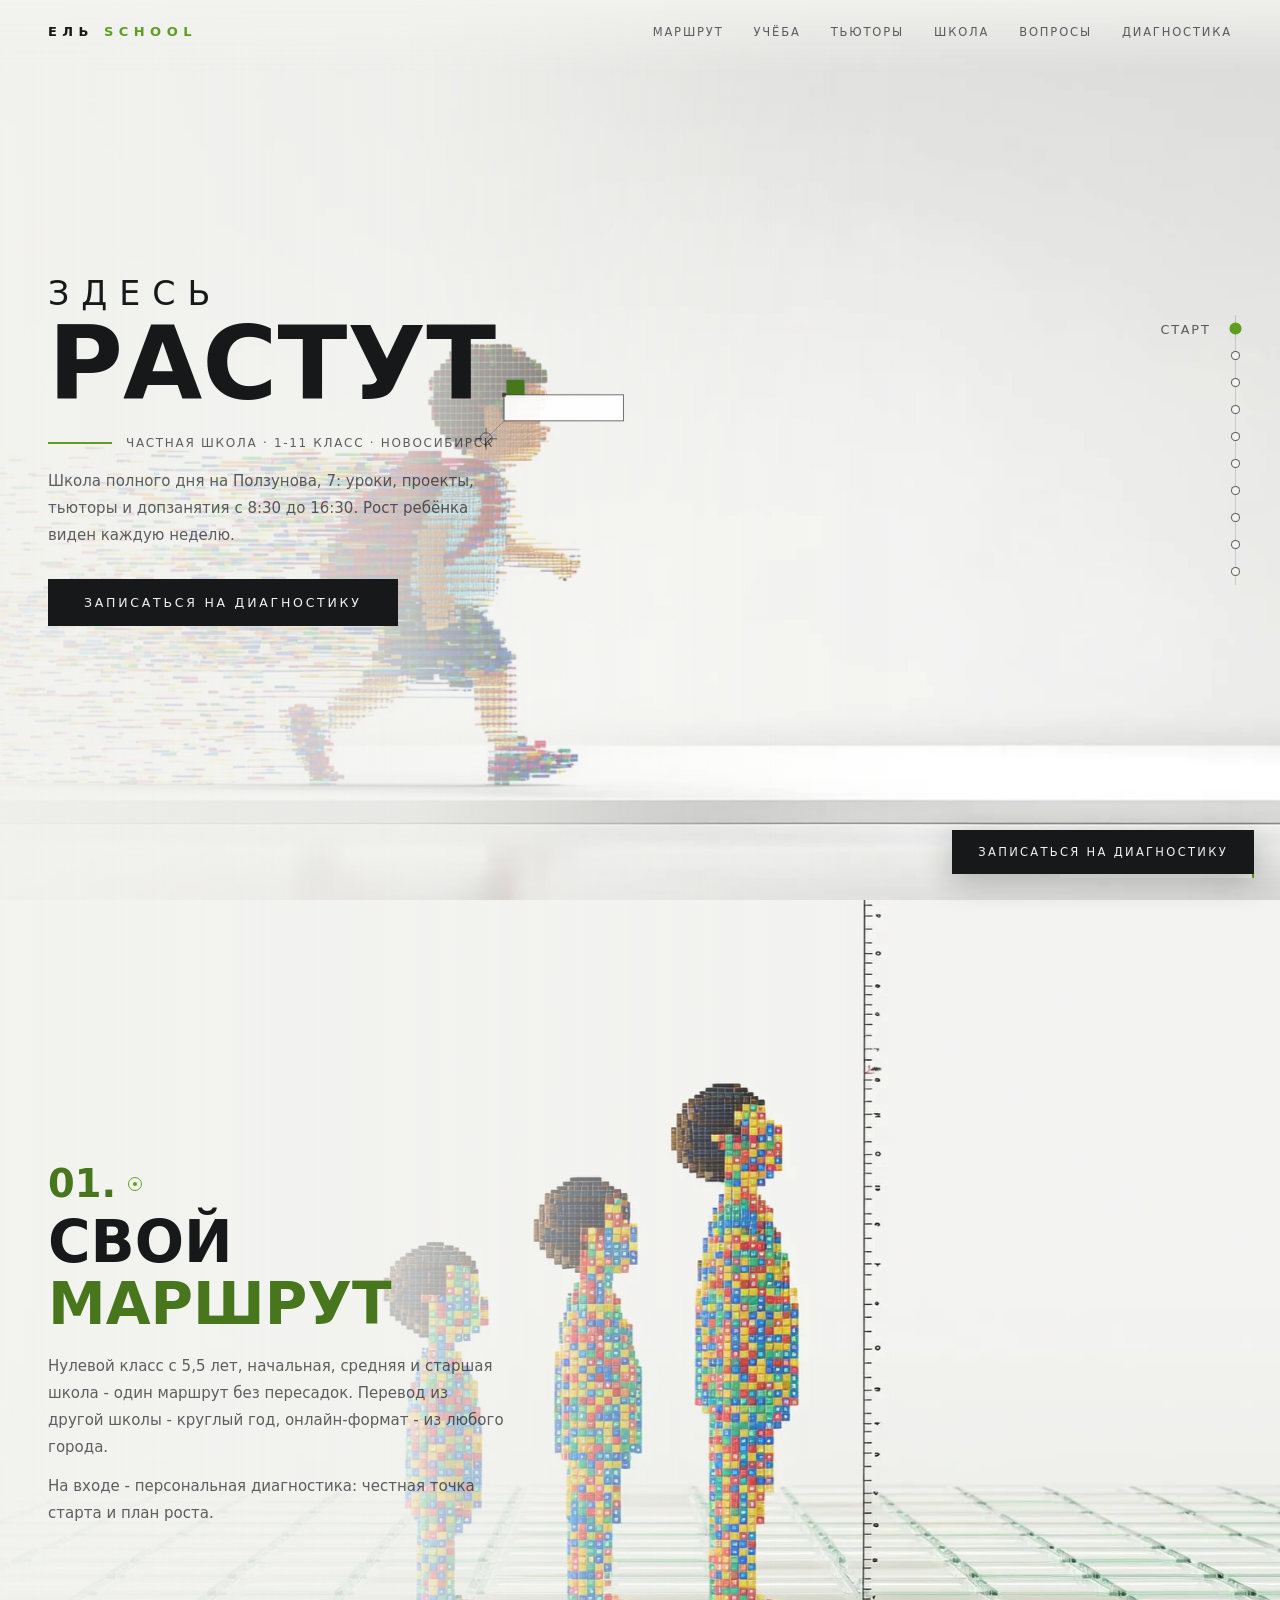
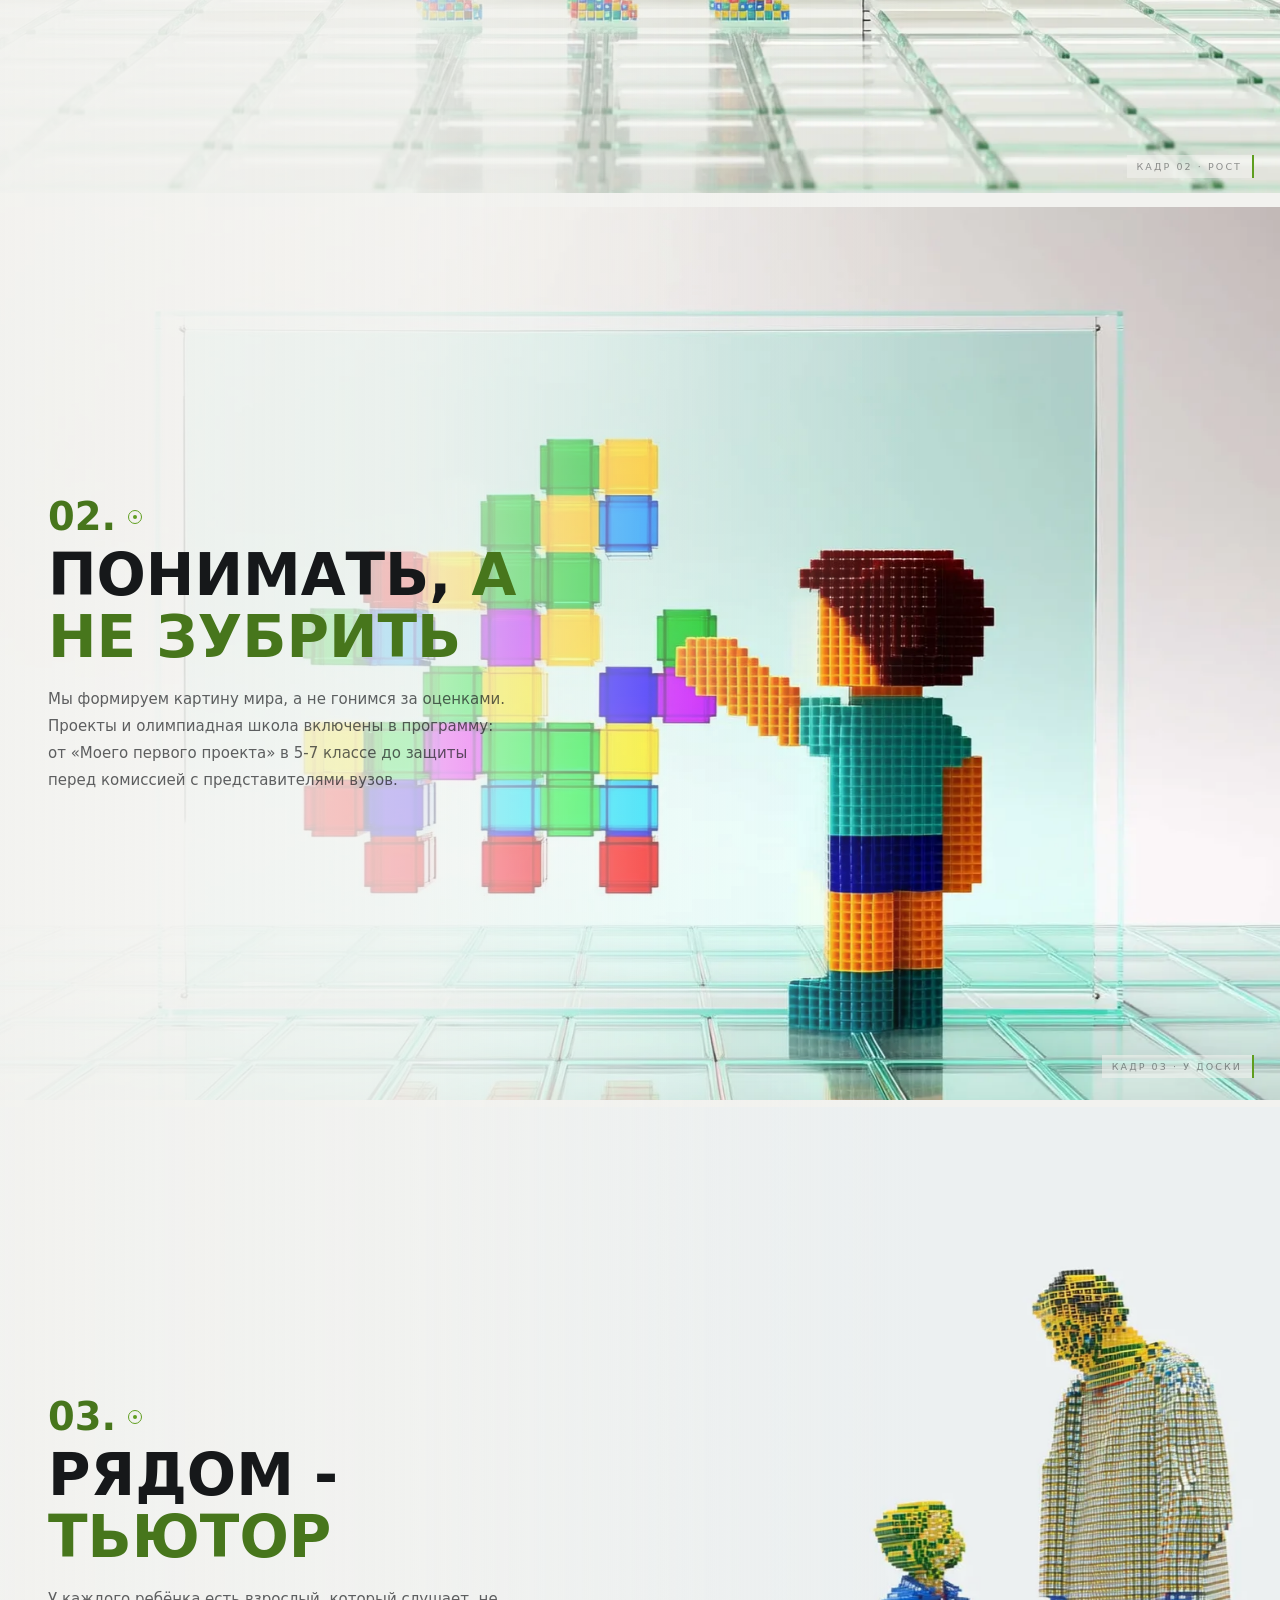
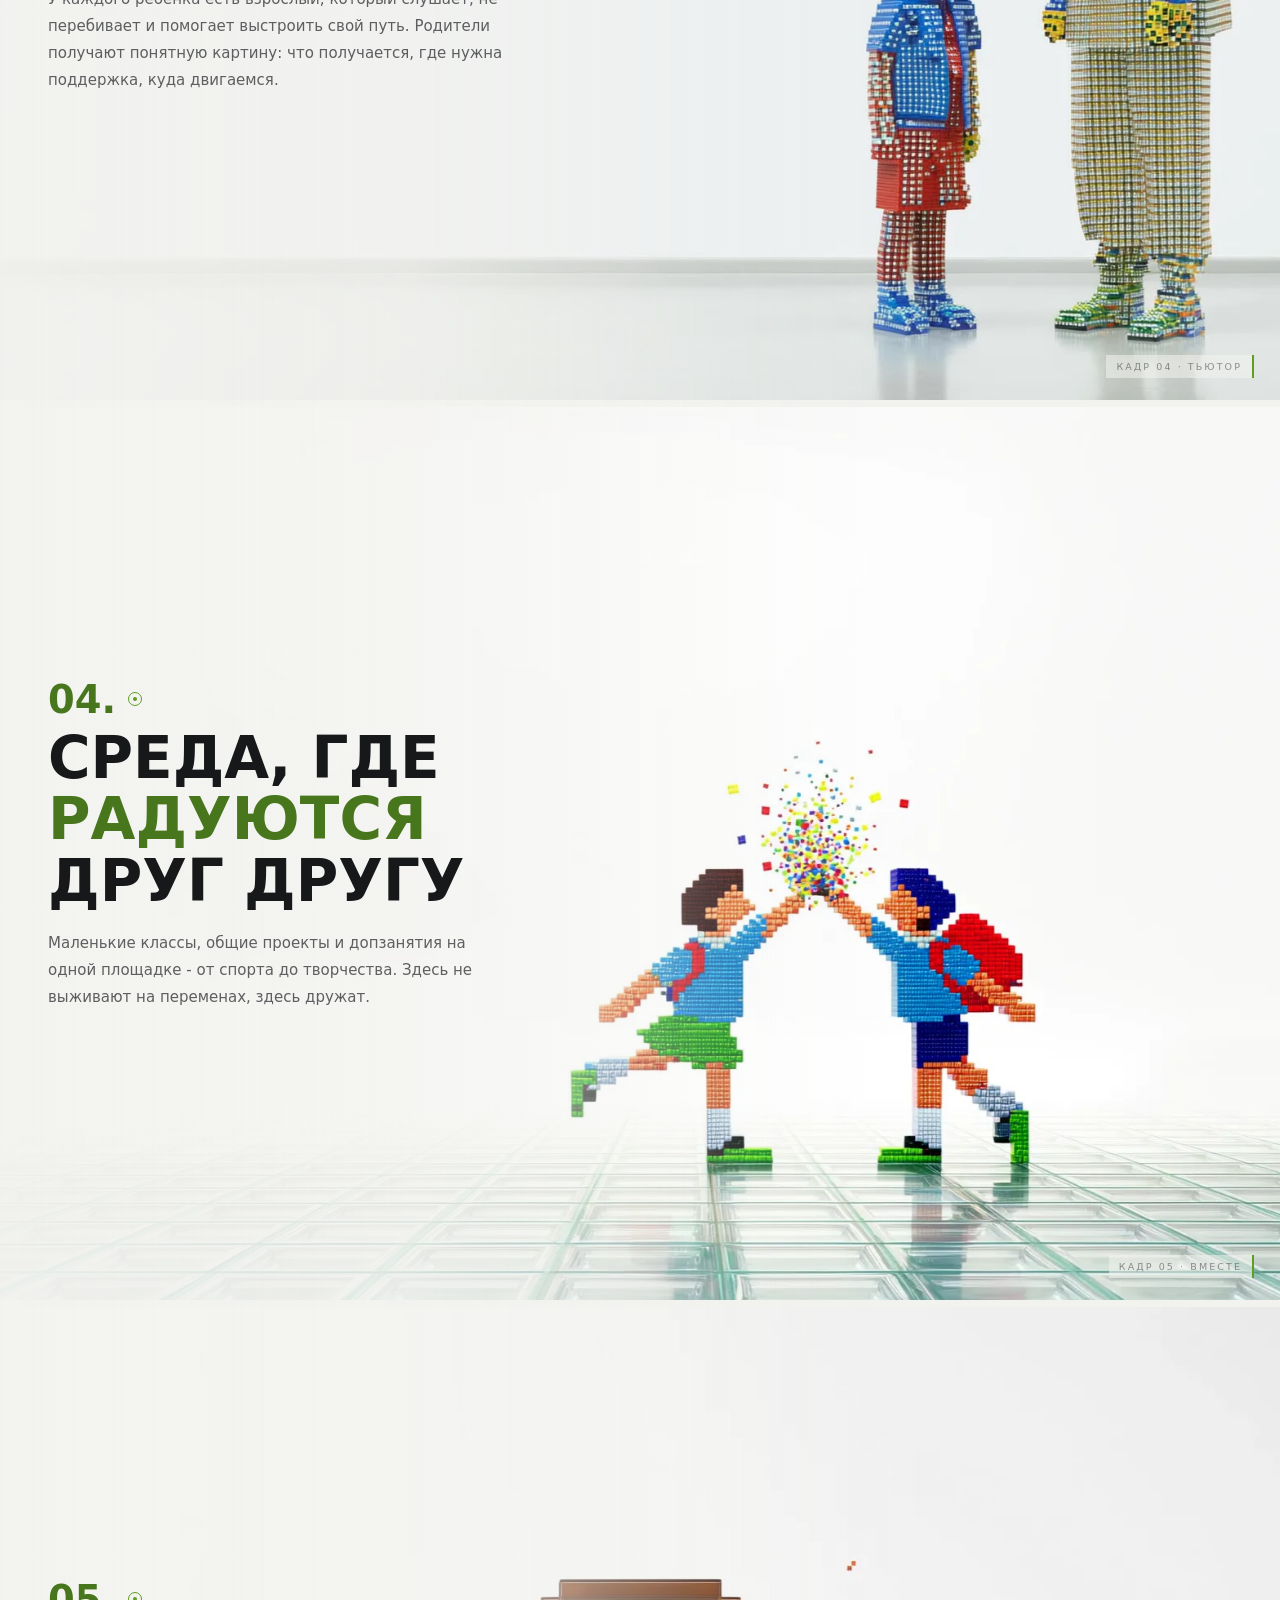
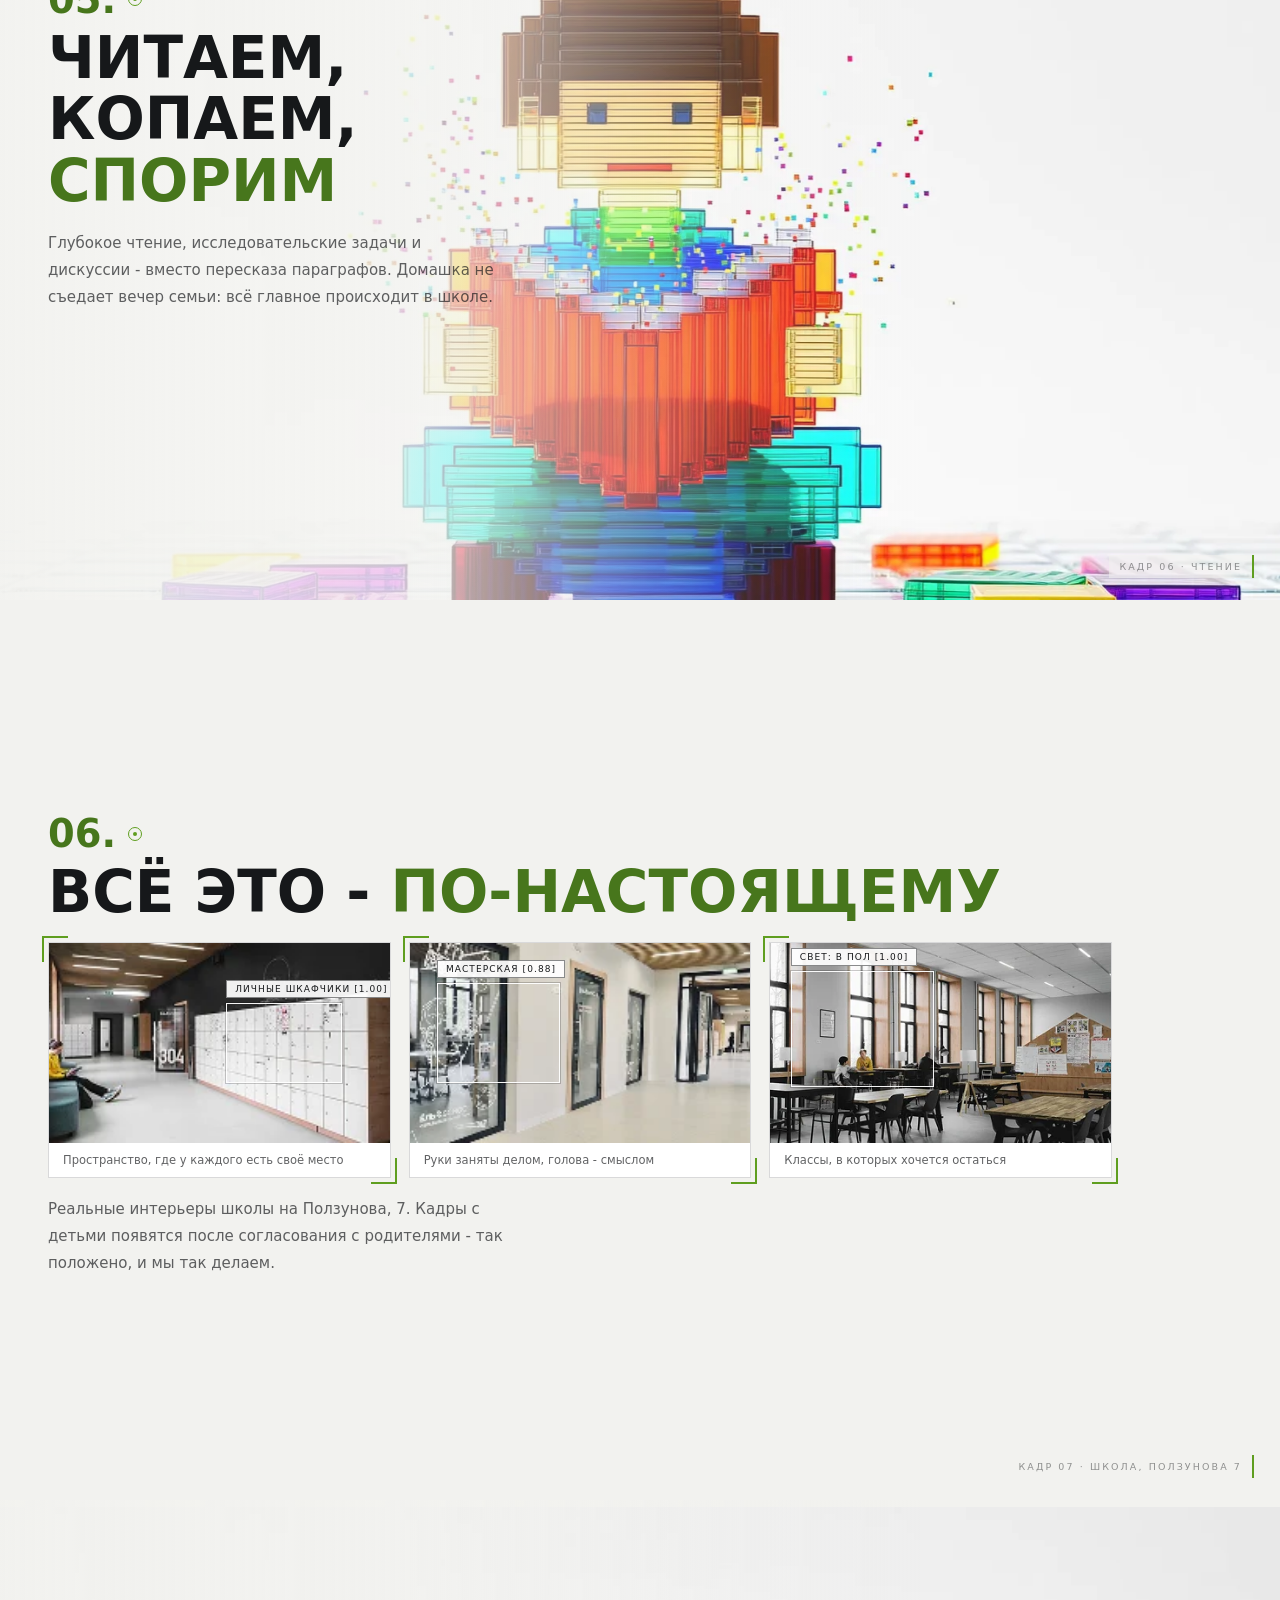
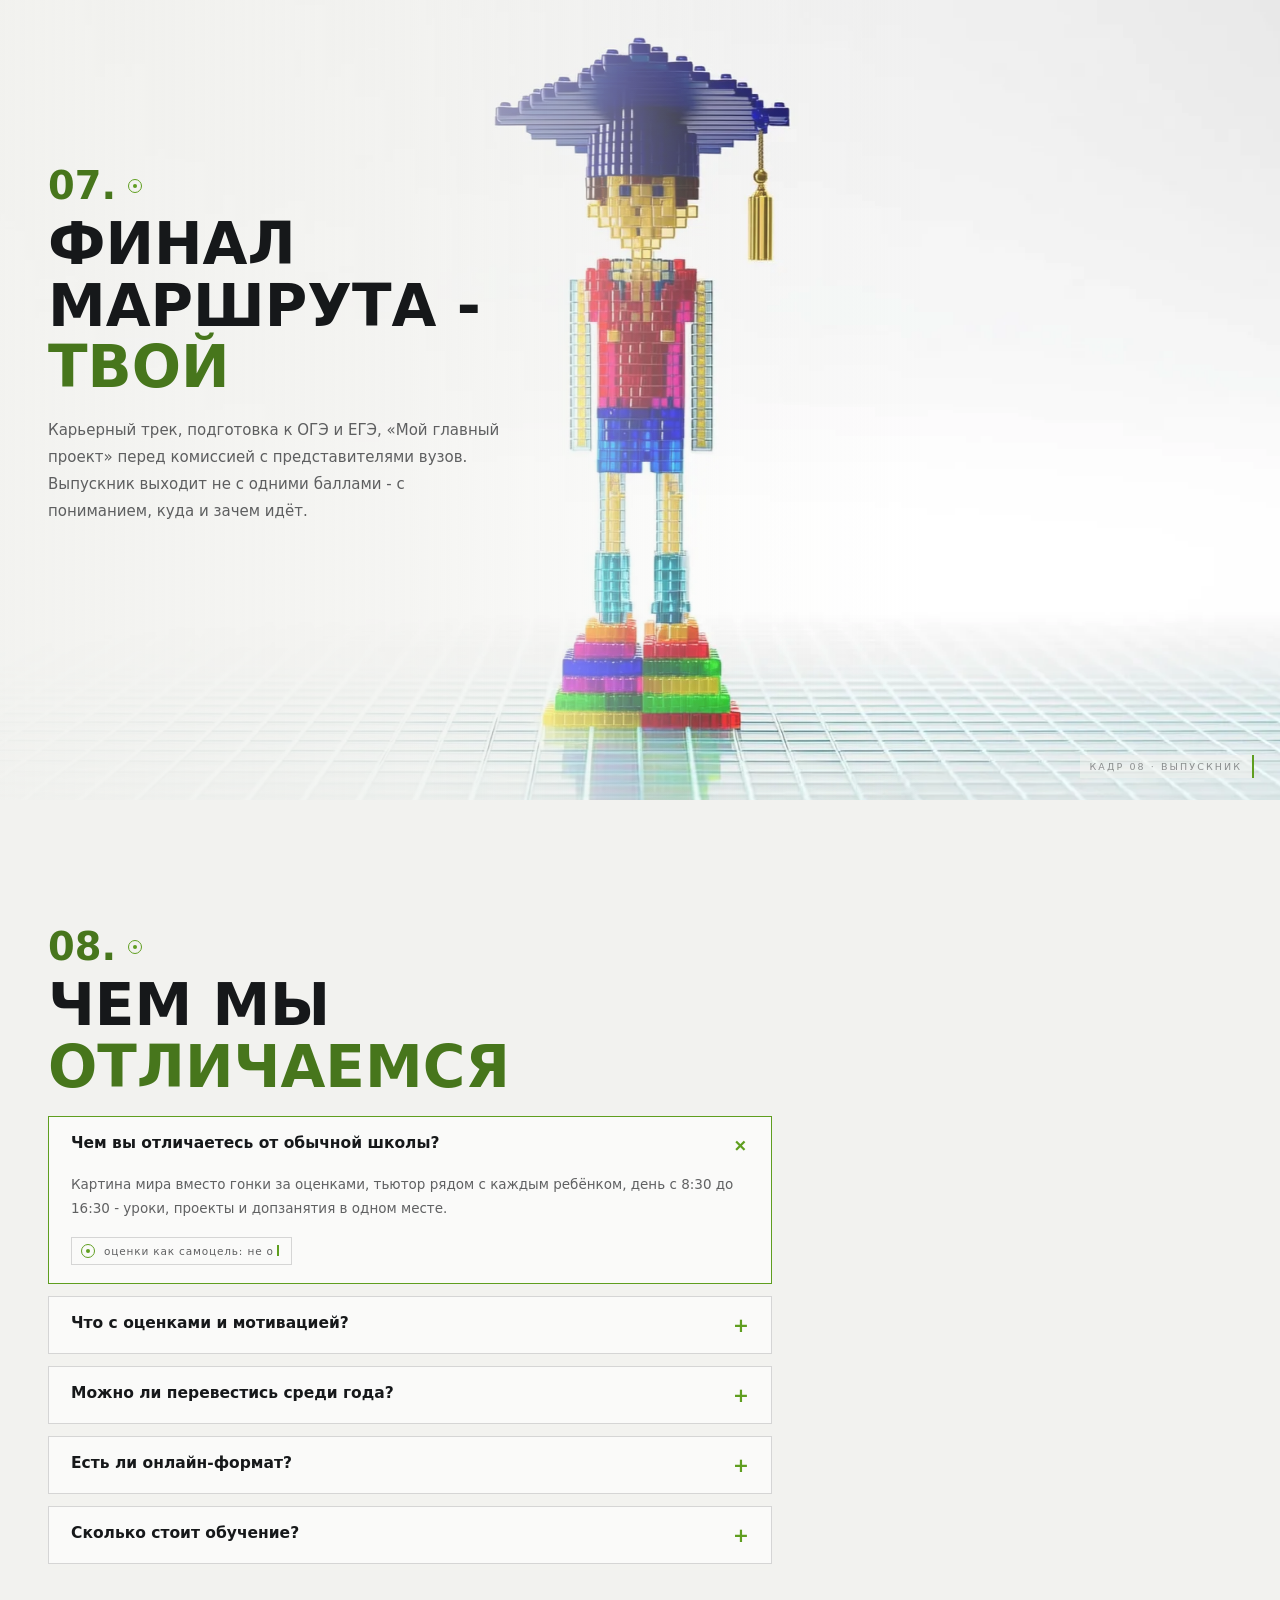
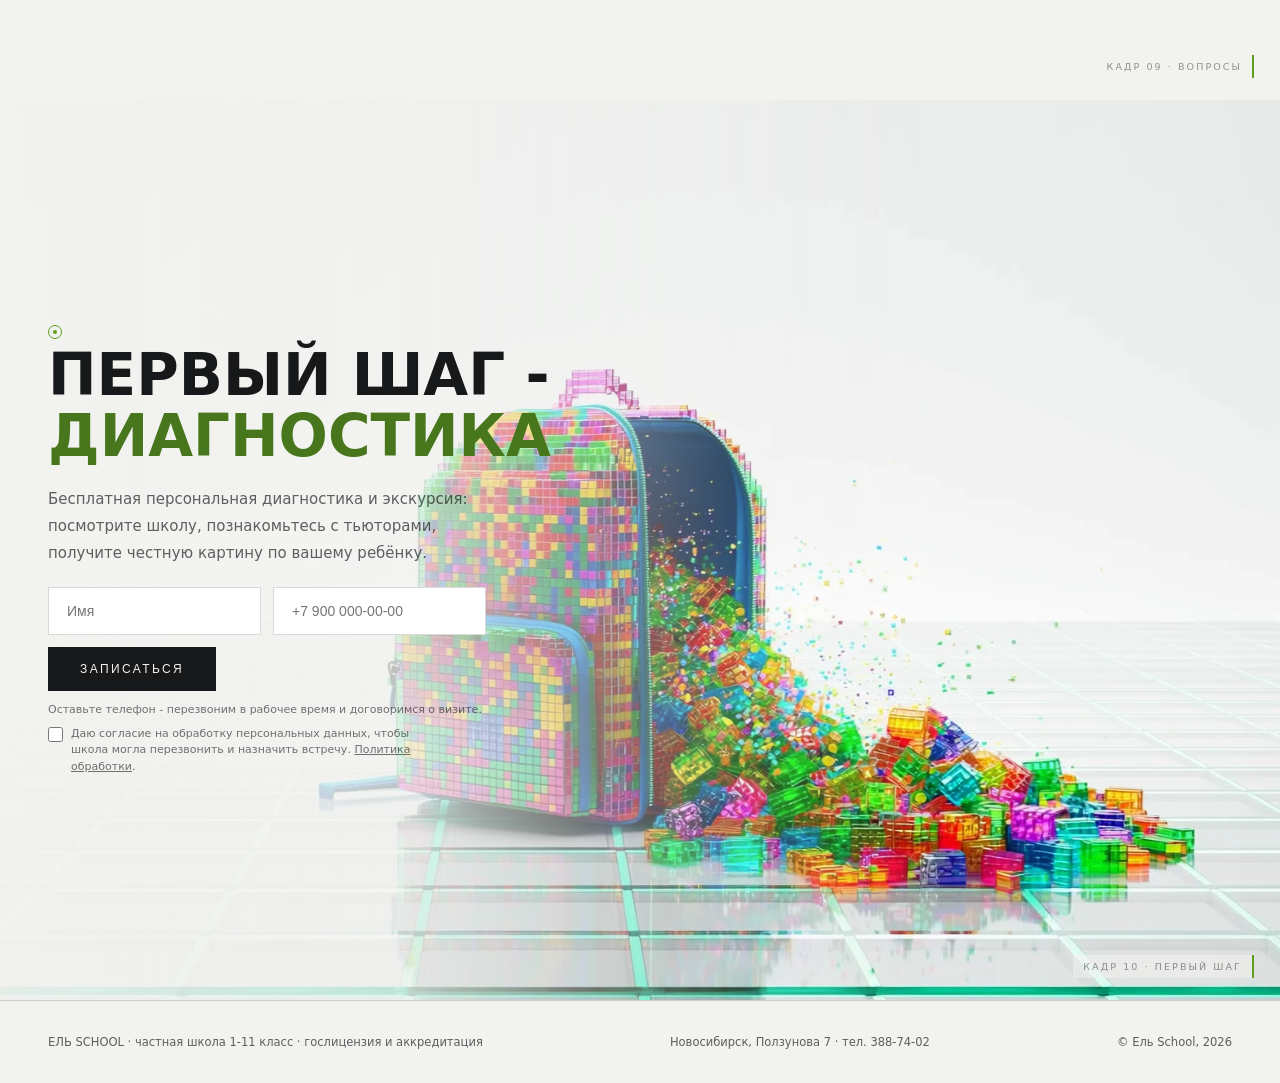
<file: index.html>
<!DOCTYPE html>
<html lang="ru" class="no-js">
<head>
<meta name="yandex-verification" content="479fddd1280a2234" />
<meta name="google-site-verification" content="HDJLZZCWfDBTG7onQmgxy28xa-UuefuW6zg4X1xIsTk" />

<meta charset="UTF-8">
<meta name="viewport" content="width=device-width, initial-scale=1.0">
<title>Ель School - частная школа 1-11 класс в Новосибирске. Поступление</title>
<meta name="description" content="Частная школа с гослицензией и аккредитацией: тьюторы, персональная диагностика, очный и онлайн-формат. Запишитесь на бесплатную диагностику и экскурсию.">
<meta property="og:type" content="website">
<meta property="og:site_name" content="Ель School">
<meta property="og:title" content="Ель School - частная школа 1-11 класс в Новосибирске">
<meta property="og:description" content="Бесплатная персональная диагностика и экскурсия. Здесь растут - тьюторы, картина мира вместо оценок, очный и онлайн-формат.">
<meta property="og:url" content="https://elschool.tech/">
<meta property="og:image" content="https://elschool.tech/og-cover.jpg">
<meta property="og:image:width" content="1200">
<meta property="og:image:height" content="630">
<meta name="twitter:card" content="summary_large_image">
<meta name="twitter:image" content="https://elschool.tech/og-cover.jpg">
<link rel="canonical" href="https://elschool.tech/">
<link rel="icon" type="image/svg+xml" href="favicon.svg">
<!-- Yandex.Metrika -->
<script>
(function(m,e,t,r,i,k,a){m[i]=m[i]||function(){(m[i].a=m[i].a||[]).push(arguments)};m[i].l=1*new Date();for(var j=0;j<document.scripts.length;j++){if(document.scripts[j].src===r){return}}k=e.createElement(t),a=e.getElementsByTagName(t)[0],k.async=1,k.src=r,a.parentNode.insertBefore(k,a)})(window,document,"script","https://mc.yandex.ru/metrika/tag.js","ym");
ym(111777976,"init",{clickmap:true,trackLinks:true,accurateTrackBounce:true});
</script>
<!-- /Yandex.Metrika -->
<!-- Calltouch -->
<script>
(function(w,d,n,c){w.CalltouchDataObject=n;w[n]=function(){w[n]["callbacks"].push(arguments)};if(!w[n]["callbacks"]){w[n]["callbacks"]=[]}w[n]["loaded"]=false;if(typeof c!=="object"){c=[c]}w[n]["counters"]=c;for(var i=0;i<c.length;i+=1){p(c[i])}function p(cId){var a=d.getElementsByTagName("script")[0],s=d.createElement("script"),i=function(){a.parentNode.insertBefore(s,a)},m=typeof Array.prototype.find === "function",n=m?"init-min.js":"init.js";s.async=true;s.src="https://mod.calltouch.ru/"+n+"?id="+cId;if(w.opera=="[object Opera]"){d.addEventListener("DOMContentLoaded",i,false)}else{i()}}})(window,document,"ct","4oggmizy");
</script>
<!-- /Calltouch -->
<style>
  :root{
    --bg:#f2f2ef;
    --ink:#16181a;
    --ink-dim:rgba(22,24,26,.68);
    --accent:#5f9e1f;
    --accent-ink:#47761c;
    --line:rgba(22,24,26,.16);
  }
  *{margin:0;padding:0;box-sizing:border-box}
  html,body{overflow-x:hidden;max-width:100%}
  html{scroll-snap-type:y proximity;scroll-behavior:smooth}
  body{
    background:var(--bg);color:var(--ink);
    font-family:"Segoe UI","Inter",system-ui,sans-serif;
  }
  ::selection{background:var(--accent);color:#fff}

  header{
    position:fixed;top:0;left:0;right:0;z-index:50;
    display:flex;align-items:center;justify-content:space-between;
    padding:24px 48px 34px;
    background:linear-gradient(to bottom, rgba(242,242,239,.9), rgba(242,242,239,0));
  }
  .logo{font-size:13px;letter-spacing:.42em;font-weight:700;text-transform:uppercase}
  .logo b{color:var(--accent)}
  nav{display:flex;gap:30px}
  nav a{font-size:11.5px;letter-spacing:.16em;text-transform:uppercase;color:var(--ink-dim);text-decoration:none}
  nav a:hover{color:var(--ink)}
  @media(max-width:900px){nav{display:none}}

  .sticky-cta{
    position:fixed;right:26px;bottom:26px;z-index:60;
    padding:15px 26px;background:var(--ink);color:var(--bg);
    font-size:11.5px;letter-spacing:.2em;text-transform:uppercase;text-decoration:none;
    box-shadow:0 8px 30px rgba(22,24,26,.25);transition:background .25s;
  }
  .sticky-cta:hover{background:var(--accent);color:#fff}

  /* ===== рельса-навигация по слайдам (ростомер) ===== */
  .rail{
    position:fixed;right:40px;top:50%;transform:translateY(-50%);z-index:55;
    display:flex;flex-direction:column;gap:0;align-items:center;
  }
  .rail .line{position:absolute;top:0;bottom:0;width:1px;background:var(--line)}
  .rail .fill{position:absolute;top:0;width:1px;height:0%;background:var(--accent);transition:height .2s}
  .rail a{
    position:relative;z-index:2;display:block;width:9px;height:9px;margin:9px 0;
    border:1px solid var(--ink-dim);border-radius:50%;background:var(--bg);
    transition:all .25s;
  }
  .rail a.on{background:var(--accent);border-color:var(--accent);transform:scale(1.35)}
  .rail a span{
    position:absolute;right:22px;top:50%;transform:translateY(-50%);
    font-size:9.5px;letter-spacing:.14em;text-transform:uppercase;color:var(--ink-dim);
    white-space:nowrap;opacity:0;transition:opacity .2s;pointer-events:none;
  }
  .rail a:hover span,.rail a.on span{opacity:1}
  @media(max-width:900px){.rail{display:none}}

  /* ===== слайды ===== */
  .slide{
    position:relative;min-height:100vh;min-height:100svh;overflow:hidden;
    scroll-snap-align:start;
    display:flex;align-items:center;
  }
  .sbg{
    position:absolute;inset:0;background-size:cover;background-position:center;
    transform:scale(1.045);will-change:transform;
  }
  .sbg video{width:100%;height:100%;object-fit:cover}
  .scrim{position:absolute;inset:0;background:linear-gradient(90deg, rgba(242,242,239,.94) 0%, rgba(242,242,239,.78) 32%, rgba(242,242,239,.18) 58%, rgba(242,242,239,0) 72%)}
  .slide.center .scrim{background:linear-gradient(0deg, rgba(242,242,239,.85) 0%, rgba(242,242,239,.25) 40%, rgba(242,242,239,0) 70%)}

  .content{
    position:relative;z-index:5;padding:0 48px;max-width:640px;
  }
  .num{font-size:clamp(26px,3vw,40px);font-weight:800;color:var(--accent-ink);margin-bottom:6px;display:flex;align-items:center;gap:12px}
  .content h2{
    font-size:clamp(30px,4.6vw,58px);font-weight:800;line-height:1.06;
    text-transform:uppercase;margin-bottom:18px;
  }
  .content h2 em{font-style:normal;color:var(--accent-ink)}
  .content p{font-size:15px;line-height:1.8;color:var(--ink-dim);margin-bottom:12px;max-width:460px}
  .content .cta{
    display:inline-block;margin-top:18px;padding:16px 36px;
    background:var(--ink);color:var(--bg);text-decoration:none;
    font-size:12.5px;letter-spacing:.22em;text-transform:uppercase;
  }
  .content .cta:hover{background:var(--accent);color:#fff}

  /* hero-слайд: крупная типографика */
  .hero-t .hero-title{margin:0;font-weight:inherit;font-size:inherit;line-height:inherit}
  .hero-t .thin,.hero-t .fat{display:block}
  .hero-t .thin{font-size:clamp(20px,2.6vw,36px);font-weight:200;letter-spacing:.36em;text-transform:uppercase}
  .hero-t .fat{font-size:clamp(52px,8vw,112px);font-weight:800;line-height:1;text-transform:uppercase}
  .hero-t .fat em{font-style:normal;color:var(--accent-ink)}
  .hero-t .rule{display:flex;align-items:center;gap:14px;margin-top:20px}
  .hero-t .rule i{width:64px;height:2px;background:var(--accent)}
  .hero-t .rule span{font-size:12px;letter-spacing:.14em;color:var(--ink-dim);text-transform:uppercase;min-width:0}

  .scope{position:relative;width:14px;height:14px;flex-shrink:0;display:inline-block}
  .scope::before{
    content:'';position:absolute;inset:0;border:1px solid var(--accent);border-radius:50%;
    animation:scopePulse 1.6s ease-in-out infinite;
  }
  .scope::after{
    content:'';position:absolute;left:50%;top:50%;width:4px;height:4px;margin:-2px 0 0 -2px;
    background:var(--accent);border-radius:50%;
  }
  @keyframes scopePulse{0%,100%{transform:scale(1);opacity:1}50%{transform:scale(1.35);opacity:.45}}

  .js .reveal{opacity:0;transform:translateY(24px);transition:opacity .7s ease,transform .7s ease}
  .js .reveal.on{opacity:1;transform:none}

  /* слайд с реальными фото */
  .shots{display:grid;grid-template-columns:repeat(3,1fr);gap:18px;max-width:1080px}
  .shot{position:relative;border:1px solid var(--line);background:#fff}
  .shot .iw{position:relative;overflow:hidden}
  .shot img{width:100%;height:200px;object-fit:cover;display:block}
  /* уголки-скобки ВЫДВИНУТЫ наружу за фото */
  .shot::before{content:'';position:absolute;left:-7px;top:-7px;width:24px;height:24px;border-left:2.5px solid var(--accent);border-top:2.5px solid var(--accent);z-index:4}
  .shot::after{content:'';position:absolute;right:-7px;bottom:-7px;width:24px;height:24px;border-right:2.5px solid var(--accent);border-bottom:2.5px solid var(--accent);z-index:4}
  /* рамки-аннотации на фото */
  .shot .ann{
    position:absolute;border:1px solid rgba(255,255,255,.95);
    box-shadow:0 0 0 1px rgba(0,0,0,.2);pointer-events:none;z-index:3;
  }
  .shot .ann i{
    position:absolute;left:-1px;top:-24px;font-style:normal;white-space:nowrap;
    padding:3px 8px;background:rgba(255,255,255,.93);border:1px solid rgba(22,24,26,.5);
    font-size:9px;letter-spacing:.12em;color:var(--ink);text-transform:uppercase;
  }
  .shot figcaption{padding:10px 14px;font-size:11.5px;color:var(--ink-dim)}
  .wide{max-width:1160px}
  @media(max-width:900px){.shots{grid-template-columns:1fr}}

  /* FAQ слайд */
  .faq{max-width:760px;width:100%}
  .faq details{border:1px solid var(--line);background:rgba(255,255,255,.6);margin-bottom:12px;padding:0 22px}
  .faq details[open]{border-color:var(--accent)}
  .faq summary{cursor:pointer;list-style:none;padding:17px 0;font-size:15.5px;font-weight:700;display:flex;justify-content:space-between;gap:14px}
  .faq summary::-webkit-details-marker{display:none}
  .faq summary i{font-style:normal;color:var(--accent);font-weight:800;font-size:19px;flex-shrink:0;transition:transform .25s}
  .faq details[open] summary i{transform:rotate(45deg)}
  .faq .a{padding:0 0 16px;font-size:13.5px;line-height:1.75;color:var(--ink-dim)}
  .faq .ai{display:inline-flex;align-items:center;gap:9px;margin-bottom:18px;border:1px solid var(--line);padding:6px 12px 6px 9px;font-size:10.5px;letter-spacing:.08em;color:var(--ink-dim);min-height:28px}
  .faq .ai .tx::after{content:'';display:inline-block;width:2px;height:11px;background:var(--accent);margin-left:3px;vertical-align:-1px;animation:caret 1s steps(1) infinite}
  .faq .ai.done .tx::after{display:none}
  .faq .ai.done{border-color:var(--accent);outline:1px solid var(--accent);outline-offset:2px}
  @keyframes caret{50%{opacity:0}}

  /* форма */
  .form{display:flex;gap:12px;flex-wrap:wrap;margin-top:20px}
  .form input{padding:15px 18px;border:1px solid var(--line);background:#fff;font-size:14px;min-width:210px}
  .form input:focus{border-color:var(--accent);box-shadow:0 0 0 3px rgba(95,158,31,.25);box-shadow:0 0 0 3px color-mix(in srgb, var(--accent) 22%, transparent)}
  .form button{padding:15px 32px;background:var(--ink);color:var(--bg);border:none;cursor:pointer;font-size:12px;letter-spacing:.2em;text-transform:uppercase}
  .form button:hover{background:var(--accent);color:#fff}
  .form-note{margin-top:12px;font-size:11px;color:rgba(22,24,26,.6)}
  .consent{margin-top:10px;font-size:11px;color:rgba(22,24,26,.6);max-width:52ch;
    display:flex;align-items:flex-start;gap:8px;cursor:pointer;line-height:1.5}
  .consent input[type=checkbox]{flex:0 0 auto;margin-top:1px;width:15px;height:15px;cursor:pointer}
  .consent a{color:inherit}
  /* Ловушка для ботов: человек этого поля не видит и не может сфокусировать. */
  .hp{position:absolute!important;left:-9999px!important;top:auto!important;
    width:1px!important;height:1px!important;opacity:0!important;pointer-events:none}

  footer.site{
    padding:34px 48px;border-top:1px solid var(--line);
    display:flex;justify-content:space-between;flex-wrap:wrap;gap:12px;
    font-size:11.5px;color:var(--ink-dim);
  }
  canvas#gz{position:fixed;inset:0;z-index:20;pointer-events:none}
  /* мобильный взгляд: DOM-слой (canvas на iOS масштабирует непредсказуемо) */
  #mgz{position:fixed;inset:0;z-index:21;pointer-events:none}
  .mg-pill{
    position:fixed;top:58px;left:50%;transform:translateX(-50%);
    display:flex;align-items:center;gap:8px;
    max-width:86vw;padding:6px 14px 6px 9px;
    background:rgba(255,255,255,.93);
    border:1px solid rgba(22,24,26,.35);border-radius:999px;
    font-size:10.5px;letter-spacing:.05em;color:var(--ink);
    white-space:nowrap;overflow:hidden;text-overflow:ellipsis;
    transition:border-color .3s, box-shadow .3s;
  }
  .mg-pill.ok{border-color:var(--accent);box-shadow:0 0 0 1px var(--accent)}
  .mg-eye{
    width:8px;height:8px;border-radius:50%;background:var(--accent);flex-shrink:0;
    animation:scopePulse 1.6s ease-in-out infinite;
  }
  .mg-dot{
    position:fixed;left:0;top:0;width:6px;height:6px;margin:-3px 0 0 -3px;
    border-radius:50%;background:rgba(22,24,26,.85);
  }
  .mg-dot::before{
    content:'';position:absolute;inset:-6px;border:1px solid rgba(22,24,26,.4);
    border-radius:50%;animation:scopePulse 1.8s ease-in-out infinite;
  }
  .mg-dot.ok::after{
    content:'';position:absolute;inset:-10px;border:1px solid var(--accent);border-radius:50%;
  }
  .mg-scan{
    position:fixed;left:0;right:0;top:16vh;height:1.5px;
    background:linear-gradient(90deg, transparent, rgba(95,158,31,.35), transparent);
    animation:mgScan 9s ease-in-out infinite alternate;
  }
  @keyframes mgScan{from{top:14vh}to{top:44vh}}
  @media (min-width:761px){#mgz{display:none}}
  @media (prefers-reduced-motion: reduce){.mg-scan,.mg-eye,.mg-dot::before{animation:none}}
  .plate{
    position:absolute;right:26px;bottom:22px;z-index:6;
    font-size:9.5px;letter-spacing:.22em;text-transform:uppercase;
    color:rgba(22,24,26,.45);
    padding:6px 10px;border-right:2px solid var(--accent);
    background:rgba(242,242,239,.55);
  }
  @media(max-width:760px){.plate{right:14px;bottom:64px;font-size:8.5px}}
  @media (prefers-reduced-motion: reduce){
    html{scroll-snap-type:none;scroll-behavior:auto}
    .js .reveal{opacity:1;transform:none;transition:none}
    .scope::before{animation:none}
    .sbg{will-change:auto}
  }

  /* ===== мобильная версия ===== */
  @media (max-width:760px){
    header{padding:14px 20px 22px}
    .logo{font-size:11px;letter-spacing:.3em}
    .slide{align-items:flex-end}
    .slide.center{align-items:center}
    .content{padding:0 20px 78px;max-width:100%}
    .content p{font-size:13.5px;max-width:100%}
    .content h2{font-size:clamp(23px,7vw,34px);overflow-wrap:break-word}
    .num{font-size:24px}
    .hero-t .fat{font-size:17vw}
    .hero-t .thin{font-size:5.6vw}
    .hero-t .rule i{width:34px}
    .hero-t .rule span{font-size:10px;letter-spacing:.08em}
    .plate{max-width:60vw;white-space:nowrap;overflow:hidden;text-overflow:ellipsis}
    .scrim,.slide.center .scrim{
      background:linear-gradient(0deg,
        rgba(242,242,239,.97) 0%, rgba(242,242,239,.84) 40%,
        rgba(242,242,239,.14) 68%, rgba(242,242,239,0) 82%);
    }
    .sbg{background-position:center 22%}
    .sbg video{object-position:center 28%}
    /* кадрирование под вертикаль: объект в верхней трети */
    #s3 .sbg{background-position:62% 24%}
    #s4 .sbg{background-position:70% 24%}
    #s4 .sbg video{object-position:70% 28%}
    #s5 .sbg{background-position:56% 30%}
    #s6 .sbg{background-position:center 30%}
    #s8 .sbg{background-position:center 26%}
    #s10 .sbg{background-position:58% 36%}
    /* рюкзак пёстрый - под текстом почти глухая заливка, сверху остаётся видимым */
    #s10 .scrim{background:linear-gradient(0deg,
      rgba(242,242,239,.99) 0%, rgba(242,242,239,.96) 48%,
      rgba(242,242,239,.72) 68%, rgba(242,242,239,.18) 88%, rgba(242,242,239,0) 100%)}
    .sticky-cta{right:14px;bottom:14px;padding:12px 16px;font-size:10px;letter-spacing:.14em}
    .shot img{height:170px}
    .shot .ann i{font-size:8px;top:-20px}
    .form input{min-width:0;flex:1 1 100%;font-size:16px}
    .form button{flex:1 1 100%}
    .faq summary{font-size:14px;padding:14px 0}
    .faq .a{font-size:12.5px}
    footer.site{padding:24px 20px;font-size:10.5px}
  }
</style>
<script type="application/ld+json">
{
  "@context": "https://schema.org",
  "@type": "School",
  "@id": "https://elschool.tech/#school",
  "name": "Ель School",
  "alternateName": "ЧОУ «Школа Будущего НСК»",
  "description": "Частная школа полного дня, 1-11 класс. Государственная лицензия и аккредитация, тьютор за каждым классом, самоподготовка и 18 направлений кружков на территории.",
  "url": "https://elschool.tech/",
  "telephone": "+7-383-388-74-02",
  "address": {
    "@type": "PostalAddress",
    "streetAddress": "ул. Ползунова, 7",
    "addressLocality": "Новосибирск",
    "addressRegion": "Новосибирская область",
    "addressCountry": "RU"
  },
  "areaServed": {
    "@type": "City",
    "name": "Новосибирск"
  },
  "sameAs": [
    "https://el.school/",
    "https://vk.com/el.school_nsk",
    "https://t.me/elschoolonline"
  ]
}
</script>
</head>
<body data-landing="glavnaya">
<canvas id="gz"></canvas>
<div id="mgz" hidden>
  <div class="mg-scan"></div>
  <div class="mg-dot"></div>
  <div class="mg-pill"><i class="mg-eye"></i><span id="mgTx"></span></div>
</div>

<header>
  <div class="logo">ЕЛЬ <b>SCHOOL</b></div>
  <nav>
    <a href="#s2">Маршрут</a><a href="#s3">Учёба</a><a href="#s4">Тьюторы</a>
    <a href="#s7">Школа</a><a href="#s9">Вопросы</a><a href="#s10">Диагностика</a>
  </nav>
</header>
<a class="sticky-cta" href="#s10">Записаться на диагностику</a>

<div class="rail" id="rail">
  <div class="line"></div><div class="fill" id="railFill"></div>
</div>

<!-- 1. HERO: видео walk -->
<section class="slide" id="s1" data-img="gen/var-b-walk.webp"
  data-anchors='[[0.36, 0.56, "рюкзак: собран [1.00]", "собран в путь · 1.00"], [0.2, 0.62, "вчерашний день: позади", "вчера осталось позади"], [0.44, 0.44, "курс: вперёд [0.98]", "курс: вперёд · 0.98"]]'>
  <div class="sbg"><video id="walkVid" src="gen/video-b-walk-web.mp4" poster="gen/var-b-walk.webp" autoplay muted playsinline></video></div>
  <div class="scrim"></div>
  <div class="content hero-t">
    <h1 class="hero-title">
      <span class="thin reveal">Здесь</span>
      <span class="fat reveal">Растут<em>.</em></span>
    </h1>
    <div class="rule reveal"><i></i><span>Частная школа · 1-11 класс · Новосибирск</span></div>
    <p class="reveal" style="margin-top:18px">Школа полного дня на Ползунова, 7: уроки, проекты,
    тьюторы и допзанятия с 8:30 до 16:30. Рост ребёнка виден каждую неделю.</p>
    <a class="cta reveal" href="#s10">Записаться на диагностику</a>
  </div>
  <div class="plate">кадр 01 · путь в школу</div>
</section>

<!-- 2. МАРШРУТ: grow -->
<section class="slide" id="s2" data-img="gen/var-b-grow.webp"
  data-anchors='[[0.37, 0.6, "точка старта [1.00]", "точка старта · 1.00"], [0.47, 0.52, "набирает высоту [0.94]", "набирает высоту"], [0.57, 0.4, "почти взрослый [0.90]", "почти взрослый"], [0.63, 0.3, "рост: измеряем честно", "рост измерен честно"]]'>
  <div class="sbg" style="background-image:url(gen/var-b-grow.webp)"></div>
  <div class="scrim"></div>
  <div class="content">
    <div class="num reveal">01.<i class="scope"></i></div>
    <h2 class="reveal">Свой <em>маршрут</em></h2>
    <p class="reveal">Нулевой класс с 5,5 лет, начальная, средняя и старшая школа - один маршрут
    без пересадок. Перевод из другой школы - круглый год, онлайн-формат - из любого города.</p>
    <p class="reveal">На входе - персональная диагностика: честная точка старта и план роста.</p>
  </div>
  <div class="plate">кадр 02 · рост</div>
</section>

<!-- 3. УЧЁБА: board -->
<section class="slide" id="s3" data-img="gen/var-b-board.webp"
  data-anchors='[[0.5, 0.42, "недостающий кусочек: найден", "кусочек найден"], [0.62, 0.5, "уверенность [0.93]", "уверенность · 0.93"], [0.42, 0.62, "страх ошибки: не обнаружен [0.02]", "страха ошибки нет"]]'>
  <div class="sbg" style="background-image:url(gen/var-b-board.webp)"></div>
  <div class="scrim"></div>
  <div class="content">
    <div class="num reveal">02.<i class="scope"></i></div>
    <h2 class="reveal">Понимать, <em>а не зубрить</em></h2>
    <p class="reveal">Мы формируем картину мира, а не гонимся за оценками. Проекты и олимпиадная
    школа включены в программу: от «Моего первого проекта» в 5-7 классе до защиты перед
    комиссией с представителями вузов.</p>
  </div>
  <div class="plate">кадр 03 · у доски</div>
</section>

<!-- 4. ТЬЮТОР: duo -->
<section class="slide" id="s4" data-img="gen/var-b-duo.webp"
  data-anchors='[[0.75, 0.22, "наклонился: слушает [0.99]", "слушает · 0.99"], [0.63, 0.52, "услышан [1.00]", "услышан · 1.00"], [0.7, 0.85, "на одной земле [0.97]", "на одной земле"]]'>
  <div class="sbg"><video id="duoVid" src="gen/video-b-duo-web.mp4" poster="gen/var-b-duo.webp" muted playsinline preload="none"></video></div>
  <div class="scrim"></div>
  <div class="content">
    <div class="num reveal">03.<i class="scope"></i></div>
    <h2 class="reveal">Рядом - <em>тьютор</em></h2>
    <p class="reveal">У каждого ребёнка есть взрослый, который слушает, не перебивает и помогает
    выстроить свой путь. Родители получают понятную картину: что получается, где нужна
    поддержка, куда двигаемся.</p>
  </div>
  <div class="plate">кадр 04 · тьютор</div>
</section>

<!-- 5. СРЕДА: high5 -->
<section class="slide" id="s5" data-img="gen/var-b-high5.webp"
  data-anchors='[[0.57, 0.4, "победа: общая [1.00]", "победа общая · 1.00"], [0.53, 0.75, "гравитация: побеждена [0.87]", "гравитация побеждена"], [0.66, 0.55, "дружба: подтверждена [0.99]", "дружба · 0.99"]]'>
  <div class="sbg" style="background-image:url(gen/var-b-high5.webp)"></div>
  <div class="scrim"></div>
  <div class="content">
    <div class="num reveal">04.<i class="scope"></i></div>
    <h2 class="reveal">Среда, где <em>радуются</em> друг другу</h2>
    <p class="reveal">Маленькие классы, общие проекты и допзанятия на одной площадке - от
    спорта до творчества. Здесь не выживают на переменах, здесь дружат.</p>
  </div>
  <div class="plate">кадр 05 · вместе</div>
</section>

<!-- 6. ЗНАНИЯ: read -->
<section class="slide" id="s6" data-img="gen/var-b-read.webp"
  data-anchors='[[0.5, 0.6, "книга: живая [0.99]", "книга живая · 0.99"], [0.63, 0.32, "идеи: разлетаются", "идеи разлетаются"], [0.49, 0.28, "внимание: глубокое [0.96]", "внимание глубокое"]]'>
  <div class="sbg" style="background-image:url(gen/var-b-read.webp)"></div>
  <div class="scrim"></div>
  <div class="content">
    <div class="num reveal">05.<i class="scope"></i></div>
    <h2 class="reveal">Читаем, копаем, <em>спорим</em></h2>
    <p class="reveal">Глубокое чтение, исследовательские задачи и дискуссии - вместо
    пересказа параграфов. Домашка не съедает вечер семьи: всё главное происходит в школе.</p>
  </div>
  <div class="plate">кадр 06 · чтение</div>
</section>

<!-- 7. РЕАЛЬНАЯ ШКОЛА: фото -->
<section class="slide center" id="s7">
  <div class="content wide" style="max-width:1160px">
    <div class="num reveal">06.<i class="scope"></i></div>
    <h2 class="reveal">Всё это - <em>по-настоящему</em></h2>
    <div class="shots">
      <figure class="shot reveal"><div class="iw"><img src="img/09_Rectangle_144650.webp" alt="Коридор"><div class="ann" style="left:52%;top:30%;width:34%;height:40%"><i>личные шкафчики [1.00]</i></div></div><figcaption>Пространство, где у каждого есть своё место</figcaption></figure>
      <figure class="shot reveal"><div class="iw"><img src="img/10_Rectangle_144649.webp" alt="Мастерская"><div class="ann" style="left:8%;top:20%;width:36%;height:50%"><i>мастерская [0.88]</i></div></div><figcaption>Руки заняты делом, голова - смыслом</figcaption></figure>
      <figure class="shot reveal"><div class="iw"><img src="img/21_Rectangle_144671.webp" alt="Класс"><div class="ann" style="left:6%;top:14%;width:42%;height:58%"><i>свет: в пол [1.00]</i></div></div><figcaption>Классы, в которых хочется остаться</figcaption></figure>
    </div>
    <p class="reveal" style="margin-top:18px">Реальные интерьеры школы на Ползунова, 7. Кадры с детьми появятся
    после согласования с родителями - так положено, и мы так делаем.</p>
  </div>
  <div class="plate">кадр 07 · школа, ползунова 7</div>
</section>

<!-- 8. ФИНАЛ МАРШРУТА: graduate -->
<section class="slide" id="s8" data-img="gen/var-b-graduate.webp"
  data-anchors='[[0.5, 0.18, "шапочка: заслужена [1.00]", "шапочка заслужена"], [0.57, 0.32, "золото: настоящее", "золото настоящее"], [0.5, 0.85, "каждая ступень: пройдена", "ступени пройдены"]]'>
  <div class="sbg" style="background-image:url(gen/var-b-graduate.webp)"></div>
  <div class="scrim"></div>
  <div class="content">
    <div class="num reveal">07.<i class="scope"></i></div>
    <h2 class="reveal">Финал маршрута - <em>твой</em></h2>
    <p class="reveal">Карьерный трек, подготовка к ОГЭ и ЕГЭ, «Мой главный проект» перед комиссией
    с представителями вузов. Выпускник выходит не с одними баллами - с пониманием, куда и зачем идёт.</p>
  </div>
  <div class="plate">кадр 08 · выпускник</div>
</section>

<!-- 9. FAQ -->
<section class="slide center" id="s9">
  <div class="content" style="max-width:820px;width:100%">
    <div class="num reveal">08.<i class="scope"></i></div>
    <h2 class="reveal">Чем мы <em>отличаемся</em></h2>
    <div class="faq reveal">
      <details open>
        <summary>Чем вы отличаетесь от обычной школы? <i>+</i></summary>
        <div class="a">Картина мира вместо гонки за оценками, тьютор рядом с каждым ребёнком, день с 8:30 до 16:30 - уроки, проекты и допзанятия в одном месте.</div>
        <div class="ai"><i class="scope"></i><span class="tx" data-text="оценки как самоцель: не обнаружены [0.00]"></span></div>
      </details>
      <details>
        <summary>Что с оценками и мотивацией? <i>+</i></summary>
        <div class="a">Мы измеряем рост, а не оцениваем ребёнка: диагностика на входе, понятная родителю картина прогресса. Мотивация - на интересе, а не на страхе двойки.</div>
        <div class="ai"><i class="scope"></i><span class="tx" data-text="стресс от двоек: не обнаружен [0.02]"></span></div>
      </details>
      <details>
        <summary>Можно ли перевестись среди года? <i>+</i></summary>
        <div class="a">Да, круглый год: диагностика, план адаптации, тьютор на первые недели.</div>
        <div class="ai"><i class="scope"></i><span class="tx" data-text="маршрут перевода: построен [1.00]"></span></div>
      </details>
      <details>
        <summary>Есть ли онлайн-формат? <i>+</i></summary>
        <div class="a">Да, полноценная онлайн-школа: кураторы, тьюторы, проекты и олимпиады из любого города.</div>
        <div class="ai"><i class="scope"></i><span class="tx" data-text="расстояние: не помеха [0.99]"></span></div>
      </details>
      <details>
        <summary>Сколько стоит обучение? <i>+</i></summary>
        <div class="a">Зависит от программы и формата. Честный первый шаг - бесплатная диагностика и экскурсия, дальше подберём программу. Возможна оплата материнским капиталом.</div>
        <div class="ai"><i class="scope"></i><span class="tx" data-text="честный ответ: обнаружен [1.00]"></span></div>
      </details>
    </div>
  </div>
  <div class="plate">кадр 09 · вопросы</div>
</section>

<!-- 10. CTA: backpack -->
<section class="slide" id="s10" data-img="gen/var-b-backpack.webp"
  data-anchors='[[0.47, 0.5, "рюкзак: полон открытий [1.00]", "полон открытий · 1.00"], [0.63, 0.42, "знания: рвутся наружу", "знания наружу"], [0.35, 0.7, "место для вашего ребёнка: есть", "место для вашего есть"]]'>
  <div class="sbg" style="background-image:url(gen/var-b-backpack.webp)"></div>
  <div class="scrim"></div>
  <div class="content">
    <div class="num reveal"><i class="scope"></i></div>
    <h2 class="reveal">Первый шаг - <em>диагностика</em></h2>
    <p class="reveal">Бесплатная персональная диагностика и экскурсия: посмотрите школу,
    познакомьтесь с тьюторами, получите честную картину по вашему ребёнку.</p>
    <form class="form reveal" id="leadForm">
      <input type="text" name="name" autocomplete="name" aria-label="Имя" placeholder="Имя" required>
      <input type="tel" name="phone" autocomplete="tel" aria-label="Телефон" placeholder="+7 900 000-00-00" required>
      <input type="text" name="company" id="leadCompany" class="hp" tabindex="-1" autocomplete="off" aria-hidden="true">
      <button type="submit">Записаться</button>
    </form>
    <div class="form-note reveal" id="leadNote" aria-live="polite">Оставьте телефон - перезвоним в рабочее время и договоримся о визите.</div>
    <label class="consent reveal"><input type="checkbox" id="leadConsent" name="consent">
      <span>Даю согласие на обработку персональных данных, чтобы школа могла перезвонить
      и назначить встречу. <a href="/politika-personalnyh-dannyh/">Политика обработки</a>.</span></label>
  </div>
  <div class="plate">кадр 10 · первый шаг</div>
</section>

<footer class="site">
  <div>ЕЛЬ SCHOOL · частная школа 1-11 класс · гослицензия и аккредитация</div>
  <div>Новосибирск, Ползунова 7 · тел. 388-74-02</div>
  <div>© Ель School, 2026</div>
</footer>

<script>
document.documentElement.classList.replace('no-js','js');
const reduced = matchMedia('(prefers-reduced-motion: reduce)').matches;
const ACCENT = '#5f9e1f';

/* ===== скролл: обновление страницы всегда открывает верх ===== */
if('scrollRestoration' in history) history.scrollRestoration = 'manual';
if(location.hash){
  history.replaceState(null, '', location.pathname + location.search);
  const de = document.documentElement;
  de.style.scrollBehavior = 'auto';
  scrollTo(0, 0);
  requestAnimationFrame(()=>{ de.style.scrollBehavior = ''; });
}
/* якорные ссылки скроллят без записи #hash в URL */
document.querySelectorAll('a[href^="#"]').forEach(a=>{
  a.addEventListener('click', ev=>{
    const t = document.getElementById(a.getAttribute('href').slice(1));
    if(!t) return;
    ev.preventDefault();
    t.scrollIntoView({behavior: reduced ? 'auto' : 'smooth', block: 'start'});
  });
});

/* Атрибуция и отправка заявки живут в общем assets/landing.js - он подключён
   в конце страницы. Своей копии здесь больше нет: расходились правила валидации
   и адрес приёмника. */

/* ===== hero-видео: доигрывает до конца и замирает на финальной позе
   (мальчик развернулся к зрителю, шлейф осел). Клик по слайду - повтор ===== */
const walkVid = document.getElementById('walkVid');
if(walkVid){
  const stopAt = 3.9; /* остановился, корпус 3/4, взгляд в сторону - не в упор */
  walkVid.addEventListener('timeupdate', ()=>{
    if(walkVid.currentTime >= stopAt) walkVid.pause();
  });
  if(reduced){ try{walkVid.pause();}catch(e){} }
  document.getElementById('s1').addEventListener('click', e=>{
    if(e.target.closest('a,button,input')) return;
    walkVid.currentTime = 0;
    const pr = walkVid.play(); if(pr && pr.catch) pr.catch(()=>{});
  });
}
/* видео «Тьютор»: стартует, когда слайд виден; оседает и замирает; клик - повтор */
const duoVid = document.getElementById('duoVid');
if(duoVid){
  duoVid.addEventListener('timeupdate', ()=>{
    if(duoVid.duration && duoVid.currentTime >= duoVid.duration - 0.12) duoVid.pause();
  });
  try{
    const dio = new IntersectionObserver(es=>{
      es.forEach(e=>{
        if(e.isIntersecting && !reduced && duoVid.paused && duoVid.currentTime === 0){
          const pr = duoVid.play(); if(pr && pr.catch) pr.catch(()=>{});
        }
      });
    },{threshold:.5});
    dio.observe(document.getElementById('s4'));
  }catch(e){}
  document.getElementById('s4').addEventListener('click', e=>{
    if(e.target.closest('a,button,input')) return;
    duoVid.currentTime = 0;
    const pr = duoVid.play(); if(pr && pr.catch) pr.catch(()=>{});
  });
}

/* ===== reveal ===== */
try{
  const io = new IntersectionObserver(es=>{
    es.forEach(e=>{ if(e.isIntersecting) e.target.classList.add('on'); });
  },{threshold:.2});
  document.querySelectorAll('.reveal').forEach(el=>io.observe(el));
}catch(e){ document.querySelectorAll('.reveal').forEach(el=>el.classList.add('on')); }
setTimeout(()=>document.querySelectorAll('.reveal:not(.on)').forEach(el=>el.classList.add('on')), 1800);

/* ===== рельса-навигация ===== */
const slides = [...document.querySelectorAll('.slide')];
const rail = document.getElementById('rail');
const railLabels = ['Старт','Маршрут','Учёба','Тьютор','Среда','Знания','Школа','Финал','Вопросы','Запись'];
slides.forEach((s,i)=>{
  const a = document.createElement('a');
  a.href = '#'+s.id;
  a.innerHTML = `<span>${railLabels[i]||''}</span>`;
  rail.appendChild(a);
});
const railDots = [...rail.querySelectorAll('a')];

/* ===== активный слайд ===== */
let active = 0;
function updateActive(){
  const mid = innerHeight/2;
  for(let i=0;i<slides.length;i++){
    const r = slides[i].getBoundingClientRect();
    if(r.top <= mid && r.bottom > mid){
      if(active !== i){
        active = i;
        railDots.forEach((d,j)=>d.classList.toggle('on', j===active));
        gaze = {i:0, t0:performance.now()};
      }
      break;
    }
  }
}

addEventListener('scroll', ()=>{
  const max = document.documentElement.scrollHeight - innerHeight;
  document.getElementById('railFill').style.height = (Math.min(1, scrollY/max)*100)+'%';
},{passive:true});

/* ===== FAQ печать ===== */
function typeAi(d){
  const ai = d.querySelector('.ai'); if(!ai || ai.dataset.busy) return;
  const tx = ai.querySelector('.tx'); const full = tx.dataset.text||'';
  ai.dataset.busy='1'; ai.classList.remove('done'); tx.textContent='';
  if(reduced){ tx.textContent=full; ai.classList.add('done'); return; }
  let i=0; const t=setInterval(()=>{
    tx.textContent=full.slice(0,++i);
    if(i>=full.length){clearInterval(t);ai.classList.add('done');delete ai.dataset.busy;}
  },28);
}
document.querySelectorAll('.faq details').forEach(d=>{
  d.addEventListener('toggle',()=>{ if(d.open) typeAi(d); });
});
const faqIo = new IntersectionObserver(es=>{es.forEach(e=>{
  if(e.isIntersecting){document.querySelectorAll('.faq details[open]').forEach(typeAi);faqIo.disconnect();}
})},{threshold:.3});
const fq=document.querySelector('.faq'); if(fq) faqIo.observe(fq);

/* ===== параллакс фонов ===== */
let pmx=0,pmy=0,ptx=0,pty=0;
addEventListener('pointermove',e=>{
  ptx=(e.clientX/innerWidth-.5)*14; pty=(e.clientY/innerHeight-.5)*9;
});

/* ===== движок взгляда: по якорям активного слайда ===== */
const cv = document.getElementById('gz');
const cx = cv.getContext('2d');
let W,H;
function resize(){
  const dpr=Math.min(devicePixelRatio||1,2);
  W=innerWidth;H=innerHeight;
  cv.width=W*dpr;cv.height=H*dpr;
  cx.setTransform(dpr,0,0,dpr,0,0);
}
addEventListener('resize',resize);

const IMG_W=2048, IMG_H=1152;
let gaze={i:0,t0:performance.now()};
const FLY=900, DWELL=2400;
function ease(k){return k<.5?2*k*k:1-Math.pow(-2*k+2,2)/2}
function hexA(hex,a){const n=parseInt(hex.slice(1),16);return `rgba(${n>>16&255},${n>>8&255},${n&255},${a})`}

function anchorsOf(s){
  try{ return JSON.parse(s.dataset.anchors||'null'); }catch(e){ return null; }
}
function slidePos(slide){
  /* доли background/object-position, кэш до ресайза */
  if(slide._pos) return slide._pos;
  let px=.5, py=.5;
  const vid = slide.querySelector('.sbg video');
  const el = vid || slide.querySelector('.sbg');
  if(el){
    const cs = getComputedStyle(el);
    const raw = vid ? cs.objectPosition : cs.backgroundPosition;
    const m = raw.match(/([\d.]+)%\s+([\d.]+)%/);
    if(m){ px = parseFloat(m[1])/100; py = parseFloat(m[2])/100; }
  }
  slide._pos = [px,py];
  return slide._pos;
}
addEventListener('resize', ()=>slides.forEach(s=>{ delete s._pos; }));
function imgToScreen(slide, fx, fy){
  const r = slide.getBoundingClientRect();
  const [ppx,ppy] = slidePos(slide);
  const s0 = Math.max(r.width/IMG_W, r.height/IMG_H);
  const offX = r.left + (r.width - IMG_W*s0)*ppx;
  const offY = r.top + (r.height - IMG_H*s0)*ppy;
  let px = offX + fx*IMG_W*s0;
  let py = offY + fy*IMG_H*s0;
  /* тот же transform, что у фона: scale(1.045) + параллакс */
  const cxr = r.left + r.width/2, cyr = r.top + r.height/2;
  const k = r.top / innerHeight;
  px = cxr + (px-cxr)*1.045 - pmx*.6;
  py = cyr + (py-cyr)*1.045 + k*-26 - pmy*.6;
  return [px,py];
}

function draw(){
  if(!rafOn) return;
  updateActive();
  const now = performance.now();
  pmx+=(ptx-pmx)*.05; pmy+=(pty-pmy)*.05;
  cx.clearRect(0,0,W,H);

  /* параллакс фонов видимых слайдов */
  for(const s of slides){
    const bg = s.querySelector('.sbg');
    if(!bg) continue;
    const r = s.getBoundingClientRect();
    if(r.bottom<0||r.top>H) continue;
    const k = r.top / H; /* -1..1 */
    bg.style.transform = `scale(1.045) translate(${-pmx*.6}px, ${k*-26 - pmy*.6}px)`;
  }

  const slide = slides[active];
  const anchors = slide ? anchorsOf(slide) : null;
  const mgzEl = document.getElementById('mgz');
  if(mgzEl && (!anchors || innerWidth>760)) mgzEl.hidden = true;
  if(anchors && anchors.length){
    const cur = anchors[gaze.i % anchors.length];
    const prev = anchors[(gaze.i-1+anchors.length)%anchors.length];
    const dt = now - gaze.t0;
    if(dt>FLY+DWELL && !reduced){ gaze.i=(gaze.i+1)%anchors.length; gaze.t0=now; }
    const k = reduced?1:Math.min(1,dt/FLY);
    const e = ease(k);
    const [ax,ay]=imgToScreen(slide,cur[0],cur[1]);
    const [px,py]=imgToScreen(slide,prev[0],prev[1]);
    const gx=px+(ax-px)*e, gy=py+(ay-py)*e;

    const MOBILE = innerWidth<=760;
    if(MOBILE){
      /* DOM-режим: canvas на iOS не используем */
      const wrap = document.getElementById('mgz');
      const pill = wrap.querySelector('.mg-pill');
      const dotEl = wrap.querySelector('.mg-dot');
      const txEl = document.getElementById('mgTx');
      wrap.hidden = false;
      const label = cur[3] || cur[2];
      const settledM = k>=1;
      const charsM = reduced?label.length:settledM?Math.min(label.length,Math.floor((dt-FLY)/30)):0;
      const txtM = label.slice(0,charsM);
      if(txEl.dataset.full !== label){ txEl.dataset.full = label; }
      txEl.textContent = txtM || ' ';
      const done = settledM && charsM>=label.length;
      pill.classList.toggle('ok', done);
      dotEl.classList.toggle('ok', done);
      dotEl.style.transform = 'translate('+gx+'px,'+gy+'px)';
      requestAnimationFrame(draw);
      return;
    }
    if(false){
      /* --- мобильный взгляд: точка, сканер-линия, пилюля --- */
      const sr = slide.getBoundingClientRect();
      const label = cur[3] || cur[2];
      const settled2 = k>=1;
      const chars = reduced?label.length:settled2?Math.min(label.length,Math.floor((dt-FLY)/30)):0;
      const txt = label.slice(0,chars);

      /* дрейфующая линия-сканер */
      if(!reduced){
        const sy2 = sr.top + sr.height*(0.14 + 0.34*(0.5+0.5*Math.sin(now/4200)));
        cx.strokeStyle=hexA(ACCENT,.10);
        cx.beginPath();cx.moveTo(sr.left,sy2);cx.lineTo(sr.right,sy2);cx.stroke();
        cx.strokeStyle=hexA(ACCENT,.32);
        cx.beginPath();cx.moveTo(gx-14,sy2);cx.lineTo(gx+14,sy2);cx.stroke();
      }

      /* точка-прицел: ядро + тонкое кольцо-пульс */
      const pl = settled2 ? 1+.25*Math.sin((dt-FLY)/300) : 1;
      cx.fillStyle=hexA('#16181a',.8);
      cx.beginPath();cx.arc(gx,gy,2,0,6.284);cx.fill();
      cx.lineWidth=0.8;
      cx.strokeStyle=hexA('#16181a',.4);
      cx.beginPath();cx.arc(gx,gy,7*pl,0,6.284);cx.stroke();
      if(settled2 && chars>=label.length){
        cx.strokeStyle=hexA(ACCENT,.8);
        cx.beginPath();cx.arc(gx,gy,10*pl,0,6.284);cx.stroke();
      }

      /* пилюля с мыслью - под шапкой, по центру */
      cx.font='9.5px "Segoe UI",sans-serif';
      const tw2 = cx.measureText(label).width;
      const chW = tw2+34, chH = 23;
      let chX = Math.min(Math.max(sr.left+12,(sr.left+sr.right)/2-chW/2), sr.right-chW-12);
      let chY = Math.max(sr.top+62, 62);
      /* линия-связь пилюля -> точка */
      cx.lineWidth=0.7;
      cx.strokeStyle=hexA('#16181a',.16);
      cx.beginPath();cx.moveTo(chX+chW/2, chY+chH);cx.lineTo(gx,gy);cx.stroke();
      /* сама пилюля */
      cx.fillStyle='rgba(255,255,255,.9)';
      cx.strokeStyle= (settled2&&chars>=label.length)?hexA(ACCENT,.85):hexA('#16181a',.3);
      cx.lineWidth=0.9;
      cx.beginPath();
      const r2 = chH/2;
      cx.moveTo(chX+r2, chY);
      cx.lineTo(chX+chW-r2, chY);
      cx.arc(chX+chW-r2, chY+r2, r2, -Math.PI/2, Math.PI/2);
      cx.lineTo(chX+r2, chY+chH);
      cx.arc(chX+r2, chY+r2, r2, Math.PI/2, -Math.PI/2);
      cx.closePath();
      cx.fill();cx.stroke();
      /* пульс-точка внутри */
      const dp = 1+.3*Math.sin(now/500);
      cx.fillStyle=hexA(ACCENT,.9);
      cx.beginPath();cx.arc(chX+13,chY+chH/2,2.2*dp,0,6.284);cx.fill();
      if(txt){
        cx.fillStyle=hexA('#16181a',.82);
        cx.fillText(txt, chX+24, chY+chH/2+3.2);
        if(!reduced&&chars<label.length&&Math.sin(now/120)>0){
          const cw2=cx.measureText(txt).width;
          cx.fillRect(chX+25+cw2,chY+6,1,chH-12);
        }
      }
    } else {
    const M = 1;

    cx.lineWidth=M<1?0.8:1;
    cx.font=(M<1?'8.5px':'10.5px')+' "Segoe UI",sans-serif';

    if(!reduced && dt<900){
      const fa=1-dt/900;
      cx.strokeStyle=hexA('#16181a',.2*fa);
      cx.beginPath();cx.arc(px,py,7*M,0,6.284);cx.stroke();
    }
    const settled=k>=1;
    const pulse=settled?1+.14*Math.sin((dt-FLY)/260):1;
    cx.strokeStyle=hexA('#16181a',.55);
    cx.beginPath();cx.arc(gx,gy,6*M*pulse,0,6.284);cx.stroke();
    cx.beginPath();
    cx.moveTo(gx-11*M*pulse,gy);cx.lineTo(gx-4*M,gy);
    cx.moveTo(gx+4*M,gy);cx.lineTo(gx+11*M*pulse,gy);
    cx.moveTo(gx,gy-11*M*pulse);cx.lineTo(gx,gy-4*M);
    cx.moveTo(gx,gy+4*M);cx.lineTo(gx,gy+11*M*pulse);cx.stroke();

    const label=cur[2];
    const chars=reduced?label.length:settled?Math.min(label.length,Math.floor((dt-FLY)/26)):0;
    const txt=label.slice(0,chars);
    const tw=cx.measureText(label).width;
    const bw=Math.max(44*M+12,tw+16*M), bh=Math.round(26*M)+ (M<1?0:0);
    const sr = slide.getBoundingClientRect();
    const L = Math.max(12, sr.left+10), R = Math.min(W-12, sr.right-10);
    const T = Math.max(76, sr.top+10), B = Math.min(H-12, sr.bottom-10);
    let bx=Math.min(Math.max(L, gx+18*M), R-bw);
    let by=Math.min(Math.max(T, gy-44*M), B-bh);

    /* белая подложка - подпись читаема на любом фоне */
    cx.fillStyle='rgba(255,255,255,.93)';
    cx.fillRect(bx,by,bw,bh);
    cx.strokeStyle=hexA('#16181a',.6);
    cx.strokeRect(bx,by,bw,bh);
    cx.fillStyle=hexA('#16181a',.6);
    cx.fillRect(bx-2,by-2,4,4);
    cx.strokeStyle=hexA('#16181a',.28);
    cx.beginPath();cx.moveTo(bx+(gx>bx+bw/2?bw:0),by+bh);cx.lineTo(gx,gy);cx.stroke();
    if(txt){
      cx.fillStyle=hexA('#16181a',.85);
      cx.fillText(txt,bx+9*M,by+bh/2+3.2);
      if(!reduced&&chars<label.length&&Math.sin(now/120)>0){
        const cw=cx.measureText(txt).width;
        cx.fillRect(bx+10*M+cw,by+6*M,1.2,bh-12*M);
      }
    }

    /* второй кислотный контур - «определение подтверждено» */
    const typed = chars>=label.length;
    if(settled && typed){
      const ca = reduced?1:Math.min(1,(dt-FLY-label.length*26)/320);
      const ACC = ACCENT;
      cx.strokeStyle=hexA(ACC,.85*ca);
      cx.strokeRect(bx-3*M,by-3*M,bw+6*M,bh+6*M);
      cx.beginPath();cx.arc(gx,gy,11*M*pulse,0,6.284);cx.stroke();
      cx.fillStyle=hexA(ACC,.9*ca);
      cx.fillRect(bx+bw-5*M,by-5*M,4*M,4*M);
    }
    }
  }
  requestAnimationFrame(draw);
}

resize();
let rafOn = true;
document.addEventListener('visibilitychange', ()=>{
  const was = rafOn; rafOn = !document.hidden;
  if(rafOn && !was) requestAnimationFrame(draw);
});
requestAnimationFrame(draw);
</script>
<script src="assets/calltouch-bridge.js"></script>
<script src="assets/landing.js"></script>
</body>
</html>
</file>
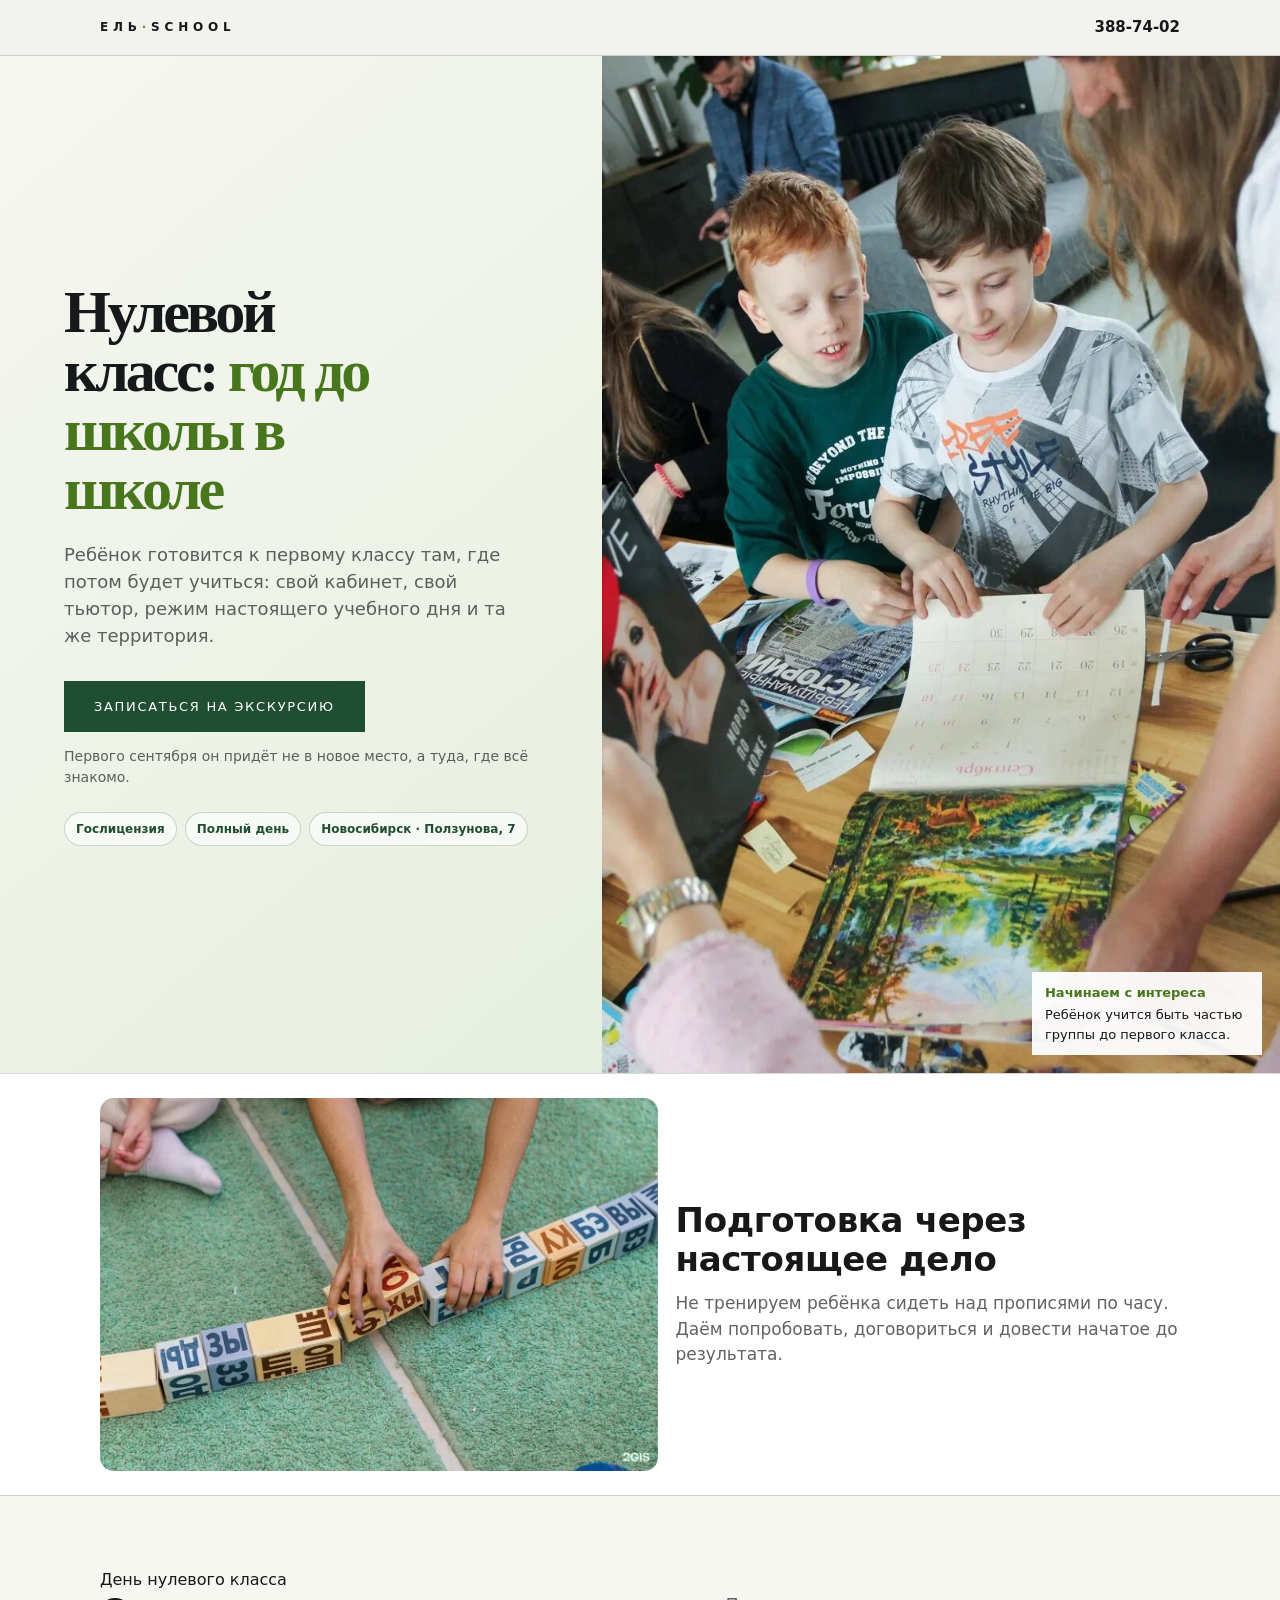
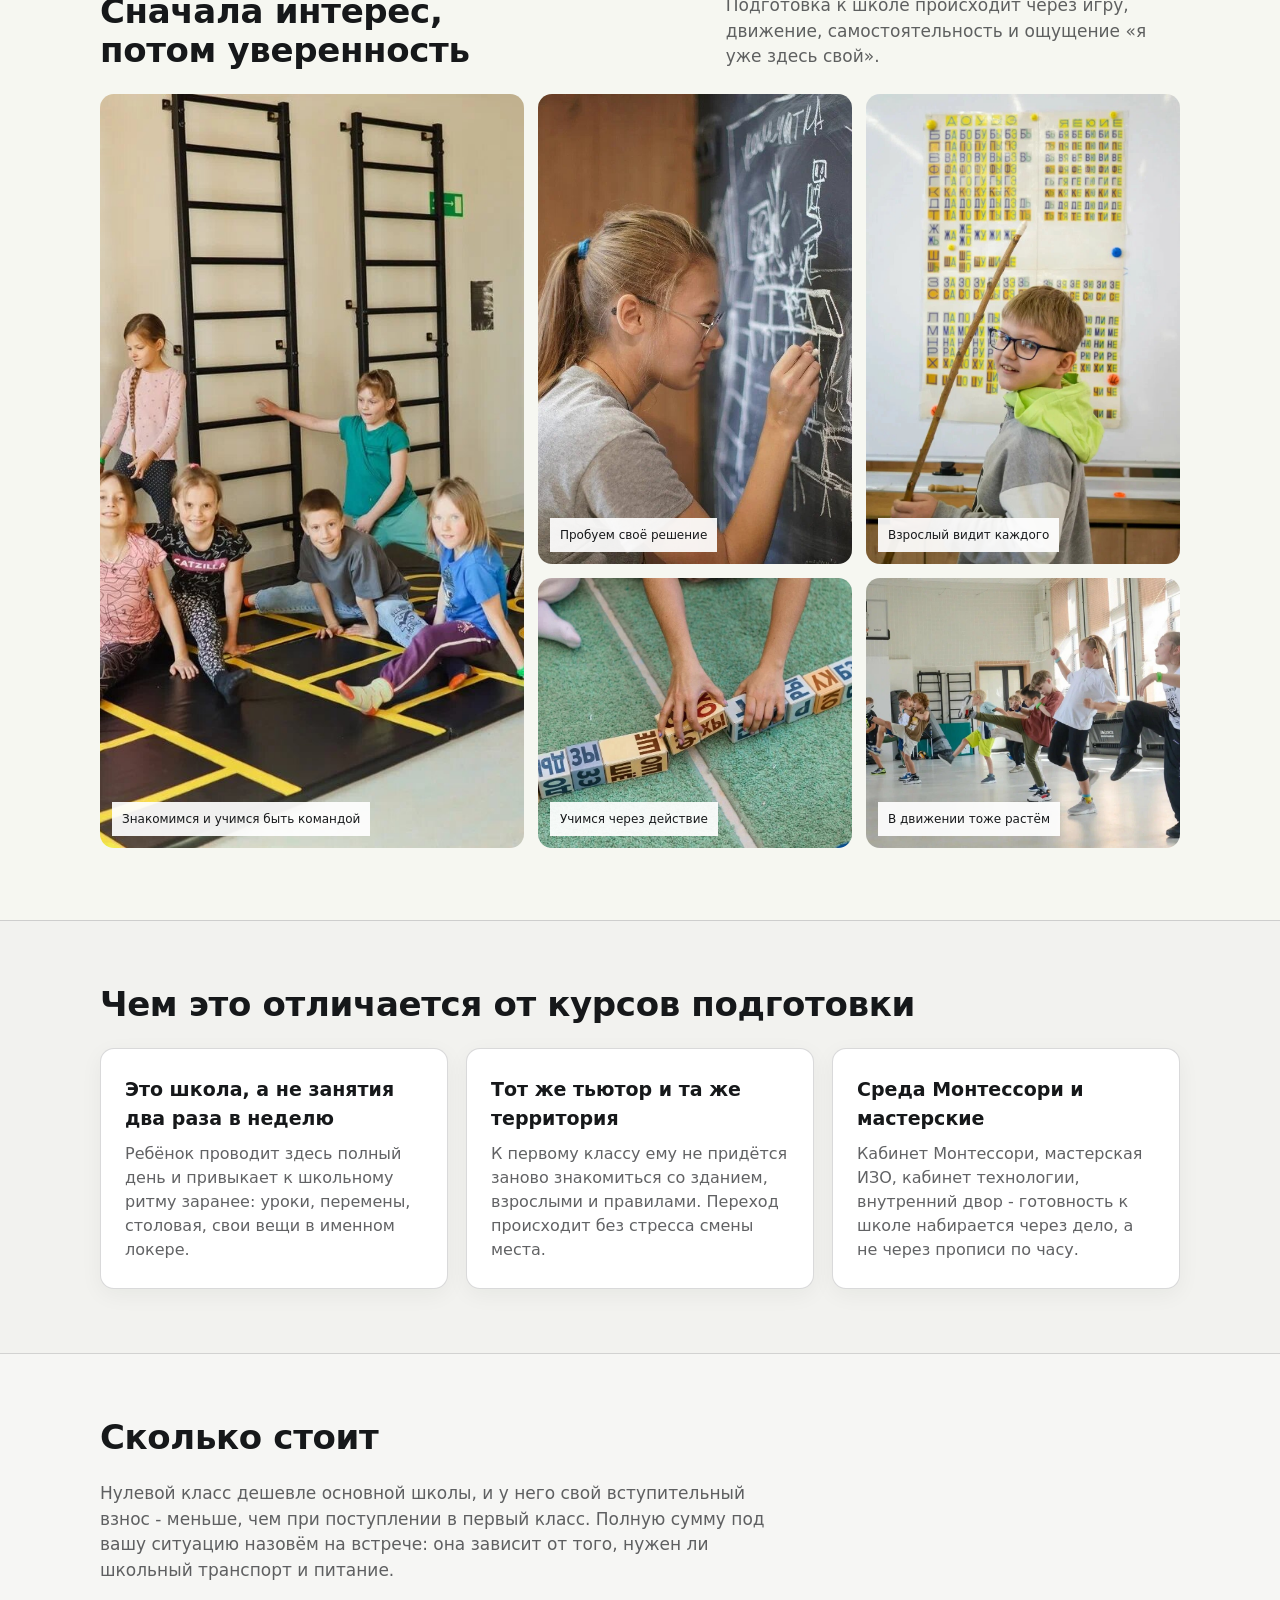
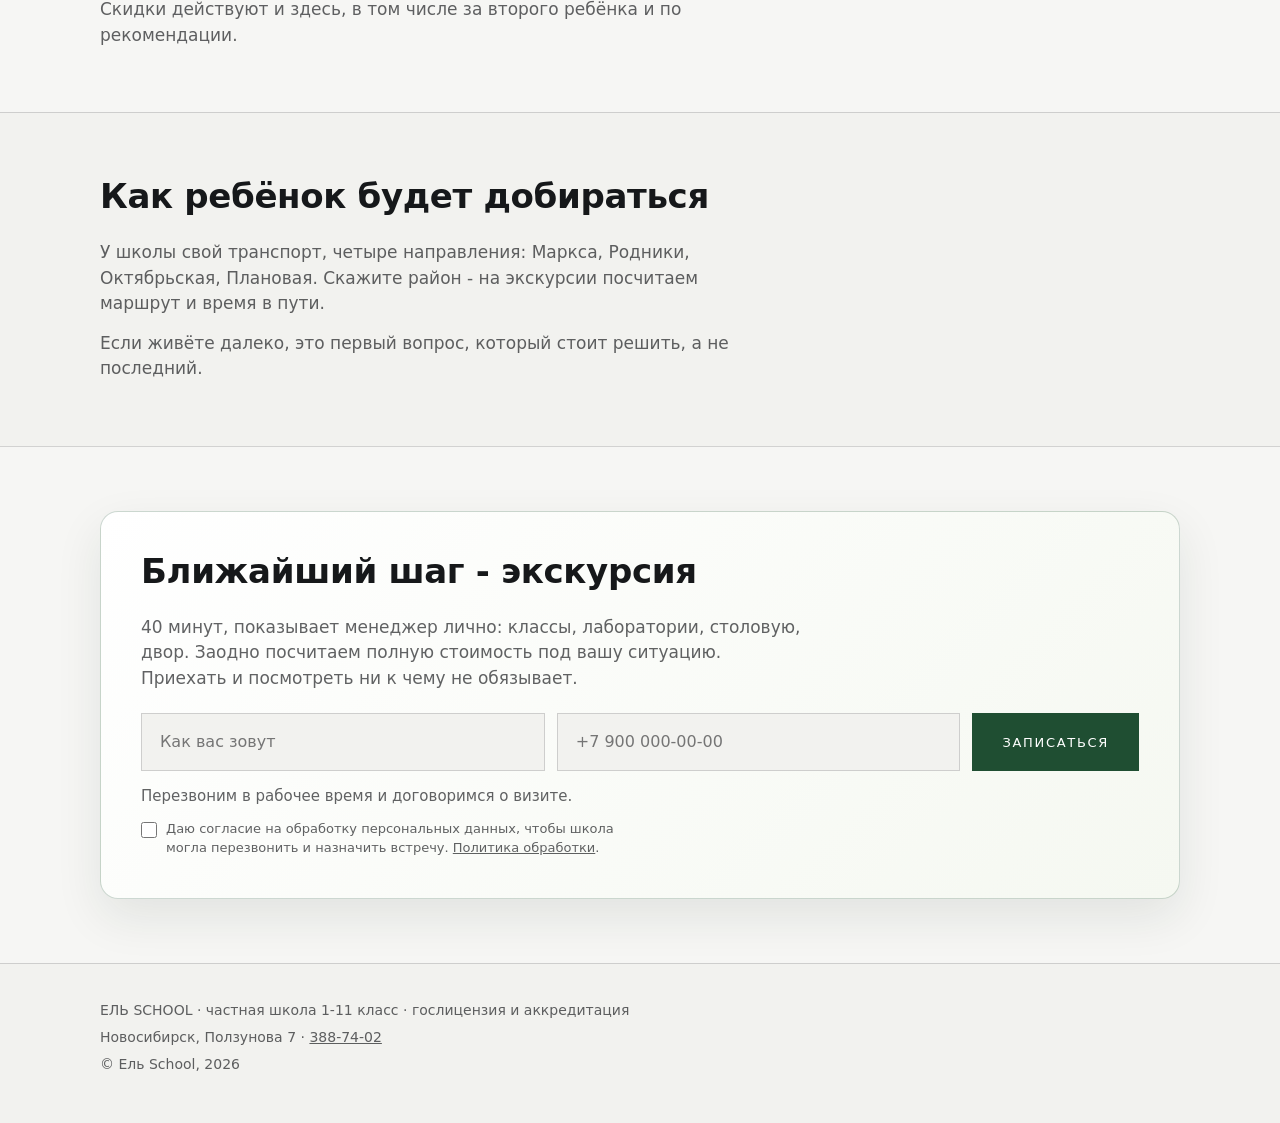
<file: 0-klass/index.html>
<!DOCTYPE html>
<html lang="ru" class="no-js">
<head>
<meta charset="UTF-8">
<meta name="viewport" content="width=device-width, initial-scale=1.0">
<title>Нулевой класс в Ель School - подготовка к школе, Новосибирск</title>
<meta name="description" content="Нулевой класс: год до школы в самой школе. Свой класс, тьютор, режим дня, среда Монтессори и подготовка к первому классу. Запись на экскурсию.">
<meta property="og:type" content="website">
<meta property="og:site_name" content="Ель School">
<meta property="og:title" content="Нулевой класс в Ель School - Новосибирск">
<meta property="og:description" content="Год до школы в школе: свой класс, тьютор, режим дня и подготовка к первому классу.">
<meta property="og:url" content="https://elschool.tech/0-klass/">
<meta property="og:image" content="https://elschool.tech/og-cover.jpg">
<meta property="og:image:width" content="1200">
<meta property="og:image:height" content="630">
<meta name="twitter:card" content="summary_large_image">
<meta name="twitter:image" content="https://elschool.tech/og-cover.jpg">
<link rel="canonical" href="https://elschool.tech/0-klass/">
<link rel="icon" type="image/svg+xml" href="../favicon.svg">
<link rel="stylesheet" href="../assets/landing.css">
<!-- Yandex.Metrika -->
<script>
(function(m,e,t,r,i,k,a){m[i]=m[i]||function(){(m[i].a=m[i].a||[]).push(arguments)};m[i].l=1*new Date();for(var j=0;j<document.scripts.length;j++){if(document.scripts[j].src===r){return}}k=e.createElement(t),a=e.getElementsByTagName(t)[0],k.async=1,k.src=r,a.parentNode.insertBefore(k,a)})(window,document,"script","https://mc.yandex.ru/metrika/tag.js","ym");
ym(111777976,"init",{clickmap:true,trackLinks:true,accurateTrackBounce:true});
</script>
<!-- /Yandex.Metrika -->
<!-- Calltouch -->
<script>
(function(w,d,n,c){w.CalltouchDataObject=n;w[n]=function(){w[n]["callbacks"].push(arguments)};if(!w[n]["callbacks"]){w[n]["callbacks"]=[]}w[n]["loaded"]=false;if(typeof c!=="object"){c=[c]}w[n]["counters"]=c;for(var i=0;i<c.length;i+=1){p(c[i])}function p(cId){var a=d.getElementsByTagName("script")[0],s=d.createElement("script"),i=function(){a.parentNode.insertBefore(s,a)},m=typeof Array.prototype.find === "function",n=m?"init-min.js":"init.js";s.async=true;s.src="https://mod.calltouch.ru/"+n+"?id="+cId;if(w.opera=="[object Opera]"){d.addEventListener("DOMContentLoaded",i,false)}else{i()}}})(window,document,"ct","4oggmizy");
</script>
<!-- /Calltouch -->
<script type="application/ld+json">
{
  "@context": "https://schema.org",
  "@type": "School",
  "@id": "https://elschool.tech/#school",
  "name": "Ель School",
  "alternateName": "ЧОУ «Школа Будущего НСК»",
  "description": "Частная школа полного дня, 1-11 класс. Государственная лицензия и аккредитация, тьютор за каждым классом, самоподготовка и 18 направлений кружков на территории.",
  "url": "https://elschool.tech/",
  "telephone": "+7-383-388-74-02",
  "address": {
    "@type": "PostalAddress",
    "streetAddress": "ул. Ползунова, 7",
    "addressLocality": "Новосибирск",
    "addressRegion": "Новосибирская область",
    "addressCountry": "RU"
  },
  "areaServed": {
    "@type": "City",
    "name": "Новосибирск"
  },
  "sameAs": [
    "https://el.school/",
    "https://vk.com/el.school_nsk",
    "https://t.me/elschoolonline"
  ]
}
</script>
<script type="application/ld+json">
{
  "@context": "https://schema.org",
  "@type": "BreadcrumbList",
  "itemListElement": [
    {
      "@type": "ListItem",
      "position": 1,
      "name": "Ель School",
      "item": "https://elschool.tech/"
    },
    {
      "@type": "ListItem",
      "position": 2,
      "name": "Нулевой класс",
      "item": "https://elschool.tech/0-klass/"
    }
  ]
}
</script>
</head>
<body data-landing="0-klass">

<header>
  <div class="wrap row">
    <a href="/" class="logo">ЕЛЬ<b>·</b>SCHOOL</a>
    <a class="tel" href="tel:+73833887402">388-74-02</a>
  </div>
</header>
<a class="mobile-book" href="#zapis">Записаться</a>

<section class="hero hero--documentary">
  <div class="wrap inner">
  <div class="hero-copy">
    <h1>Нулевой класс: <em>год до школы в школе</em></h1>
    <p class="lead">Ребёнок готовится к первому классу там, где потом будет учиться: свой кабинет, свой тьютор, режим настоящего учебного дня и та же территория.</p>
    <a class="btn" href="#zapis">Записаться на экскурсию</a>
    <div class="note">Первого сентября он придёт не в новое место, а туда, где всё знакомо.</div>
    <ul class="hero-proof" aria-label="Что важно знать о школе"><li>Гослицензия</li><li>Полный день</li><li>Новосибирск · Ползунова, 7</li></ul>
  </div>
  <figure class="hero-media"><img src="../assets/photos/0-klass-activity.jpg" alt="Совместное занятие детей в Ель School"><figcaption><strong>Начинаем с интереса</strong>Ребёнок учится быть частью группы до первого класса.</figcaption></figure>
  </div>
</section>

<section class="photo-story"><div class="wrap"><figure><img src="../assets/photos/0-klass-materials.jpg" alt="Материалы для занятия в Ель School"></figure><div class="story-copy"><h2>Подготовка через настоящее дело</h2><p>Не тренируем ребёнка сидеть над прописями по часу. Даём попробовать, договориться и довести начатое до результата.</p></div></div></section>

<section class="photo-gallery"><div class="wrap"><div class="gallery-head"><div><div class="eyebrow">День нулевого класса</div><h2>Сначала интерес, потом уверенность</h2></div><p>Подготовка к школе происходит через игру, движение, самостоятельность и ощущение «я уже здесь свой».</p></div><div class="photo-gallery-grid"><figure><img src="../assets/photos/gallery-19.jpg" alt="Дети занимаются в группе"><figcaption>Знакомимся и учимся быть командой</figcaption></figure><figure><img src="../assets/photos/gallery-21.jpg" alt="Ребёнок рисует на меловой стене"><figcaption>Пробуем своё решение</figcaption></figure><figure><img src="../assets/photos/gallery-23.jpg" alt="Ребёнок на занятии"><figcaption>Взрослый видит каждого</figcaption></figure><figure><img src="../assets/photos/gallery-24.jpg" alt="Руки ребёнка выкладывают буквы"><figcaption>Учимся через действие</figcaption></figure><figure><img src="../assets/photos/gallery-15.jpg" alt="Дети двигаются в спортивном зале"><figcaption>В движении тоже растём</figcaption></figure></div></div></section>

<section class="block">
  <div class="wrap">
    <h2>Чем это отличается от курсов подготовки</h2>
    <div class="grid">
      <article>
        <h3>Это школа, а не занятия два раза в неделю</h3>
        <p>Ребёнок проводит здесь полный день и привыкает к школьному ритму заранее: уроки, перемены, столовая, свои вещи в именном локере.</p>
      </article>
      <article>
        <h3>Тот же тьютор и та же территория</h3>
        <p>К первому классу ему не придётся заново знакомиться со зданием, взрослыми и правилами. Переход происходит без стресса смены места.</p>
      </article>
      <article>
        <h3>Среда Монтессори и мастерские</h3>
        <p>Кабинет Монтессори, мастерская ИЗО, кабинет технологии, внутренний двор - готовность к школе набирается через дело, а не через прописи по часу.</p>
      </article>
    </div>
  </div>
</section>

<section class="block">
  <div class="wrap">
    <h2>Сколько стоит</h2>
    <p>Нулевой класс дешевле основной школы, и у него свой вступительный взнос -
      меньше, чем при поступлении в первый класс. Полную сумму под вашу ситуацию
      назовём на встрече: она зависит от того, нужен ли школьный транспорт и питание.</p>
    <p>Скидки действуют и здесь, в том числе за второго ребёнка и по рекомендации.</p>
  </div>
</section>

<section class="block">
  <div class="wrap">
    <h2>Как ребёнок будет добираться</h2>
    <p>У школы свой транспорт, четыре направления: Маркса, Родники, Октябрьская, Плановая.
      Скажите район - на экскурсии посчитаем маршрут и время в пути.</p>
    <p>Если живёте далеко, это первый вопрос, который стоит решить, а не последний.</p>
  </div>
</section>

<section class="block" id="zapis">
  <div class="wrap">
    <div class="form-wrap">
      <h2>Ближайший шаг - экскурсия</h2>
      <p>40 минут, показывает менеджер лично: классы, лаборатории, столовую, двор.
        Заодно посчитаем полную стоимость под вашу ситуацию. Приехать и посмотреть ни к чему не обязывает.</p>
      <form id="leadForm" novalidate>
        <input type="text" name="name" autocomplete="name" aria-label="Имя" placeholder="Как вас зовут" required>
        <input type="tel" name="phone" autocomplete="tel" aria-label="Телефон" placeholder="+7 900 000-00-00" required>
        <input type="text" name="company" id="leadCompany" class="hp" tabindex="-1" autocomplete="off" aria-hidden="true">
        <button class="btn" type="submit">Записаться</button>
      </form>
      <div class="form-note" id="leadNote" aria-live="polite">Перезвоним в рабочее время и договоримся о визите.</div>
      <label class="consent"><input type="checkbox" id="leadConsent" name="consent">
        <span>Даю согласие на обработку персональных данных, чтобы школа могла перезвонить
        и назначить встречу. <a href="/politika-personalnyh-dannyh/">Политика обработки</a>.</span></label>
    </div>
  </div>
</section>

<footer class="site">
  <div class="wrap">
    <div>ЕЛЬ SCHOOL · частная школа 1-11 класс · гослицензия и аккредитация</div>
    <div>Новосибирск, Ползунова 7 · <a href="tel:+73833887402" style="color:inherit">388-74-02</a></div>
    <div>© Ель School, 2026</div>
  </div>
</footer>

<script src="../assets/landing.js"></script>
</body>
</html>
</file>
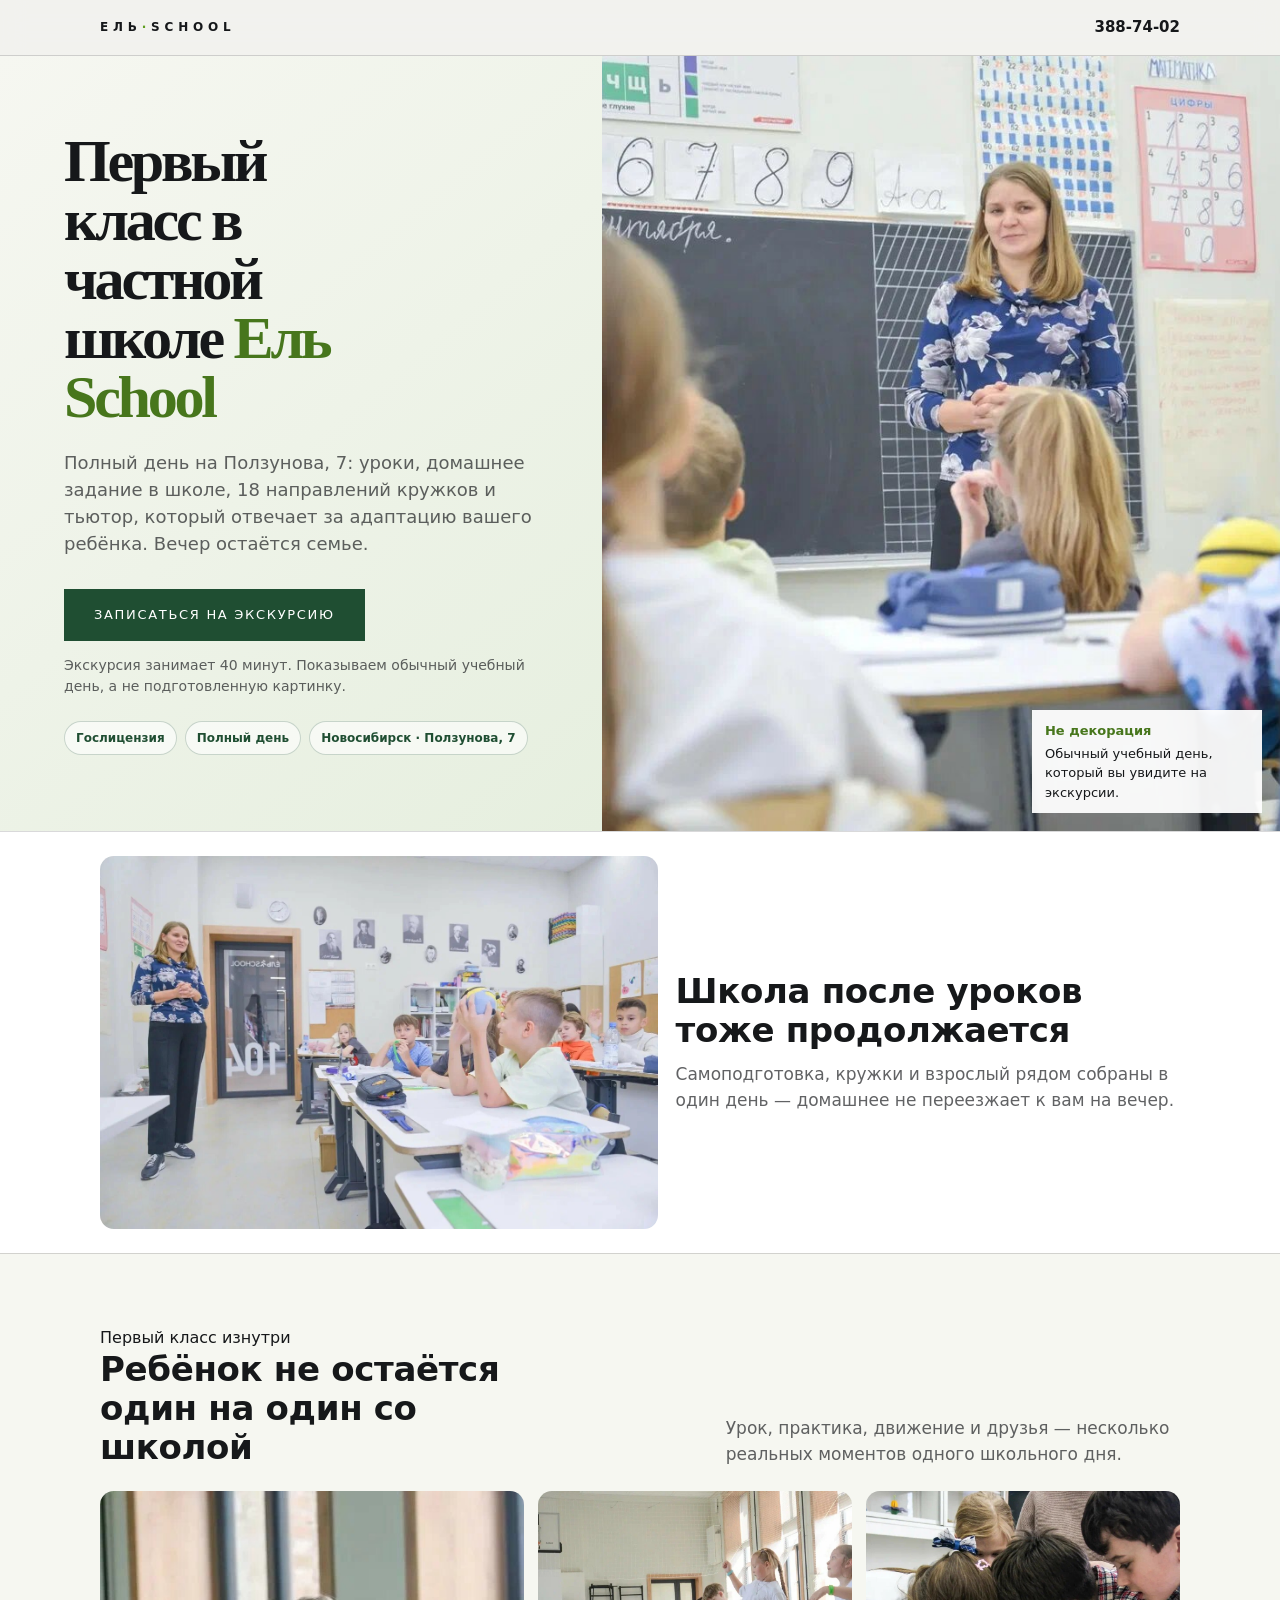
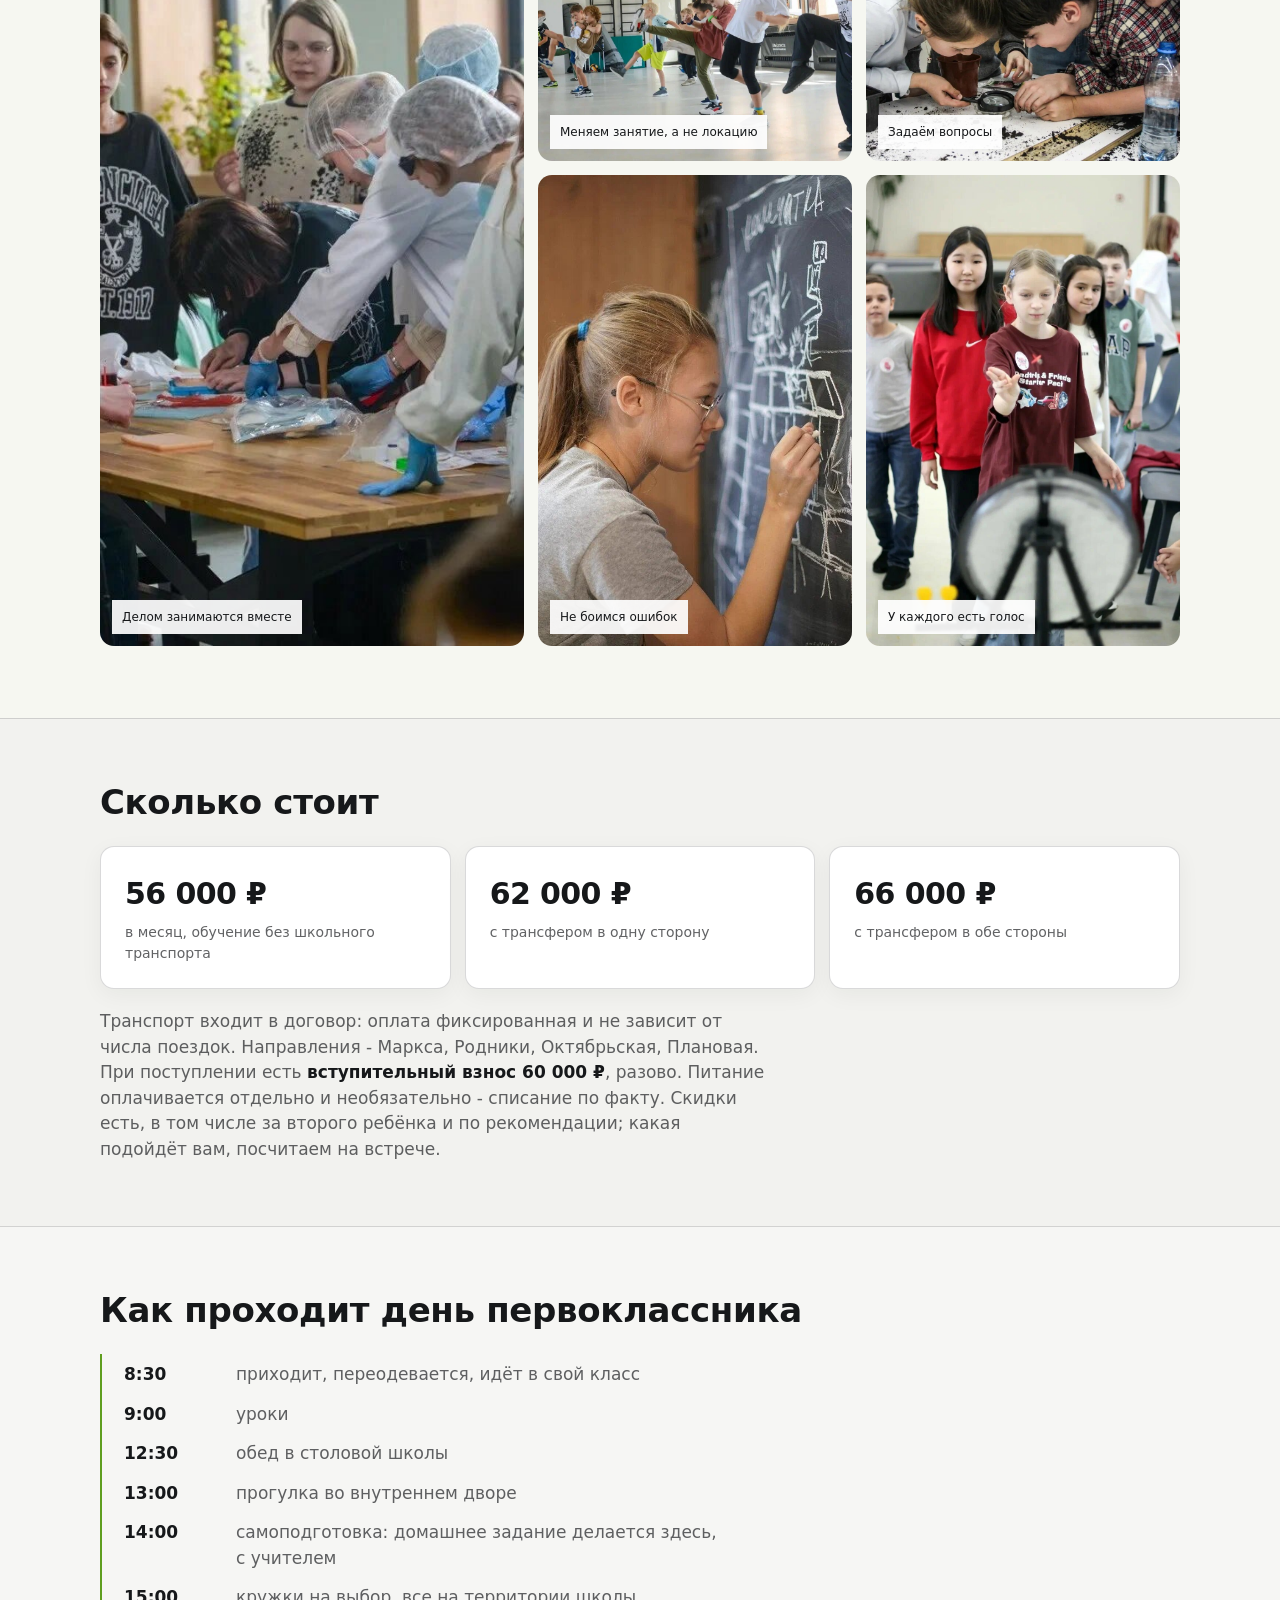
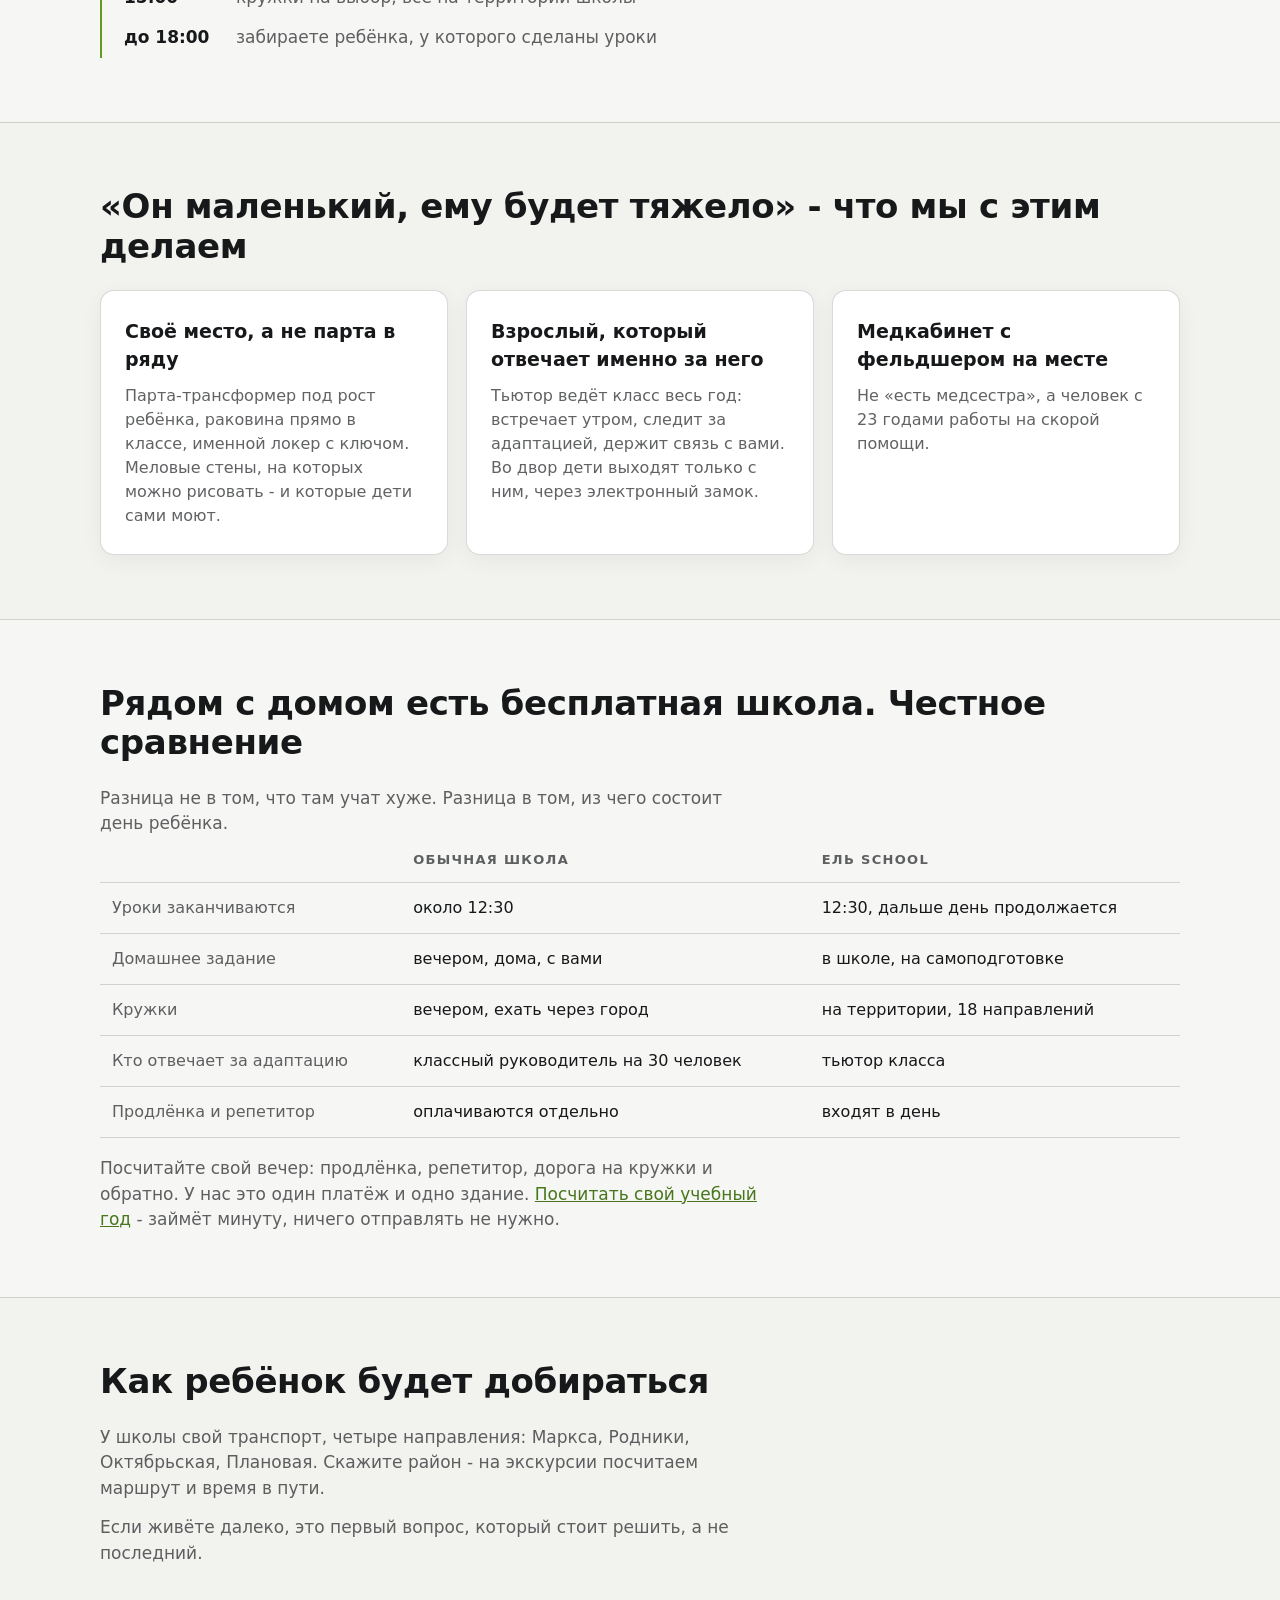
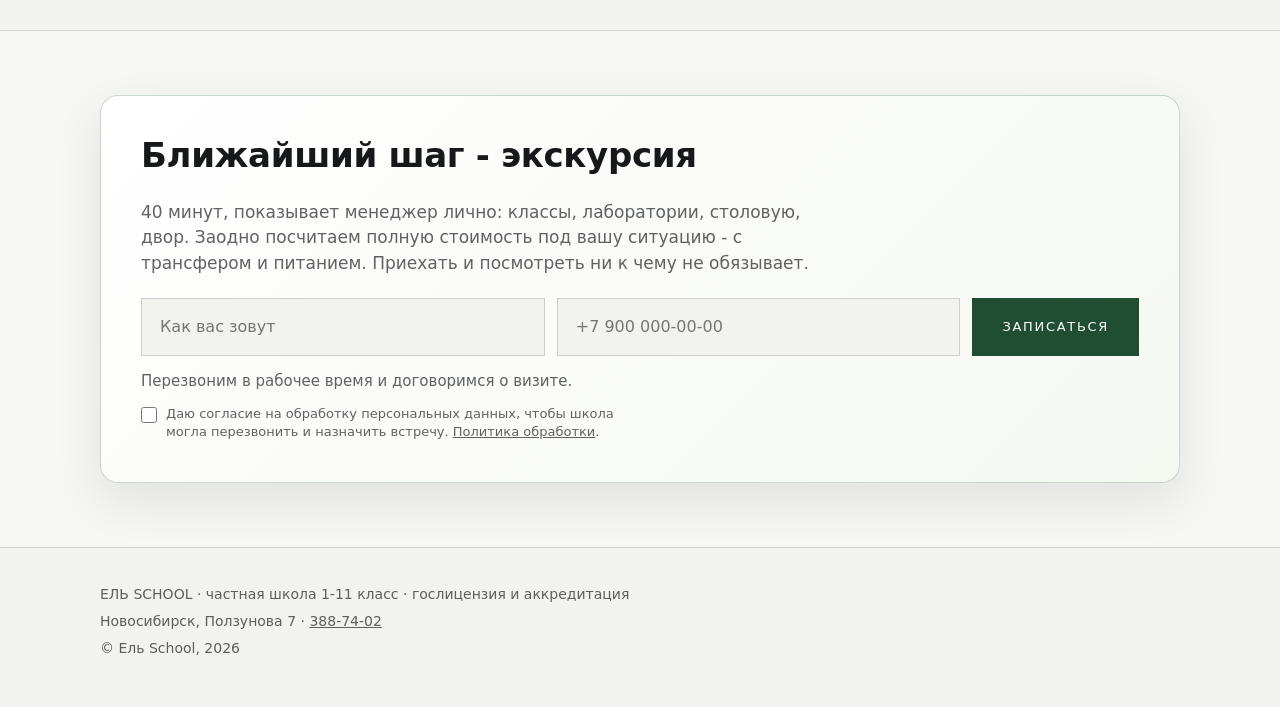
<file: 1-klass/index.html>
<!DOCTYPE html>
<html lang="ru" class="no-js">
<head>
<meta charset="UTF-8">
<meta name="viewport" content="width=device-width, initial-scale=1.0">
<title>Первый класс в частной школе Ель School - Новосибирск, набор 2026/27</title>
<meta name="description" content="Первый класс полного дня на Ползунова, 7: уроки, домашнее задание в школе, 18 направлений кружков и тьютор за каждым классом. Стоимость и запись на экскурсию.">
<meta property="og:type" content="website">
<meta property="og:site_name" content="Ель School">
<meta property="og:title" content="Первый класс в Ель School - Новосибирск">
<meta property="og:description" content="Полный день: уроки, самоподготовка, кружки и тьютор. Вечер остаётся семье.">
<meta property="og:url" content="https://elschool.tech/1-klass/">
<meta property="og:image" content="https://elschool.tech/og-cover.jpg">
<meta property="og:image:width" content="1200">
<meta property="og:image:height" content="630">
<meta name="twitter:card" content="summary_large_image">
<meta name="twitter:image" content="https://elschool.tech/og-cover.jpg">
<link rel="canonical" href="https://elschool.tech/1-klass/">
<link rel="icon" type="image/svg+xml" href="../favicon.svg">
<link rel="stylesheet" href="../assets/landing.css">
<!-- Yandex.Metrika -->
<script>
(function(m,e,t,r,i,k,a){m[i]=m[i]||function(){(m[i].a=m[i].a||[]).push(arguments)};m[i].l=1*new Date();for(var j=0;j<document.scripts.length;j++){if(document.scripts[j].src===r){return}}k=e.createElement(t),a=e.getElementsByTagName(t)[0],k.async=1,k.src=r,a.parentNode.insertBefore(k,a)})(window,document,"script","https://mc.yandex.ru/metrika/tag.js","ym");
ym(111777976,"init",{clickmap:true,trackLinks:true,accurateTrackBounce:true});
</script>
<!-- /Yandex.Metrika -->
<!-- Calltouch -->
<script>
(function(w,d,n,c){w.CalltouchDataObject=n;w[n]=function(){w[n]["callbacks"].push(arguments)};if(!w[n]["callbacks"]){w[n]["callbacks"]=[]}w[n]["loaded"]=false;if(typeof c!=="object"){c=[c]}w[n]["counters"]=c;for(var i=0;i<c.length;i+=1){p(c[i])}function p(cId){var a=d.getElementsByTagName("script")[0],s=d.createElement("script"),i=function(){a.parentNode.insertBefore(s,a)},m=typeof Array.prototype.find === "function",n=m?"init-min.js":"init.js";s.async=true;s.src="https://mod.calltouch.ru/"+n+"?id="+cId;if(w.opera=="[object Opera]"){d.addEventListener("DOMContentLoaded",i,false)}else{i()}}})(window,document,"ct","4oggmizy");
</script>
<!-- /Calltouch -->
<script type="application/ld+json">
{
  "@context": "https://schema.org",
  "@type": "School",
  "@id": "https://elschool.tech/#school",
  "name": "Ель School",
  "alternateName": "ЧОУ «Школа Будущего НСК»",
  "description": "Частная школа полного дня, 1-11 класс. Государственная лицензия и аккредитация, тьютор за каждым классом, самоподготовка и 18 направлений кружков на территории.",
  "url": "https://elschool.tech/",
  "telephone": "+7-383-388-74-02",
  "address": {
    "@type": "PostalAddress",
    "streetAddress": "ул. Ползунова, 7",
    "addressLocality": "Новосибирск",
    "addressRegion": "Новосибирская область",
    "addressCountry": "RU"
  },
  "areaServed": {
    "@type": "City",
    "name": "Новосибирск"
  },
  "sameAs": [
    "https://el.school/",
    "https://vk.com/el.school_nsk",
    "https://t.me/elschoolonline"
  ]
}
</script>
<script type="application/ld+json">
{
  "@context": "https://schema.org",
  "@type": "BreadcrumbList",
  "itemListElement": [
    {
      "@type": "ListItem",
      "position": 1,
      "name": "Ель School",
      "item": "https://elschool.tech/"
    },
    {
      "@type": "ListItem",
      "position": 2,
      "name": "Первый класс",
      "item": "https://elschool.tech/1-klass/"
    }
  ]
}
</script>
</head>
<body data-landing="1-klass">

<header>
  <div class="wrap row">
    <a href="/" class="logo">ЕЛЬ<b>·</b>SCHOOL</a>
    <a class="tel" href="tel:+73833887402">388-74-02</a>
  </div>
</header>
<a class="mobile-book" href="#zapis">Записаться</a>

<section class="hero hero--documentary">
  <div class="wrap inner">
  <div class="hero-copy">
    <h1>Первый класс в частной школе <em>Ель School</em></h1>
    <p class="lead">Полный день на Ползунова, 7: уроки, домашнее задание в школе, 18 направлений кружков и тьютор, который отвечает за адаптацию вашего ребёнка. Вечер остаётся семье.</p>
    <a class="btn" href="#zapis">Записаться на экскурсию</a>
    <div class="note">Экскурсия занимает 40 минут. Показываем обычный учебный день, а не подготовленную картинку.</div>
    <ul class="hero-proof" aria-label="Что важно знать о школе"><li>Гослицензия</li><li>Полный день</li><li>Новосибирск · Ползунова, 7</li></ul>
  </div>
  <figure class="hero-media"><img src="../assets/photos/1-klass-classroom.jpg" alt="Урок в первом классе Ель School"><figcaption><strong>Не декорация</strong>Обычный учебный день, который вы увидите на экскурсии.</figcaption></figure>
  </div>
</section>

<section class="photo-story"><div class="wrap"><figure><img src="../assets/photos/1-klass-lesson.jpg" alt="Первоклассники на занятии в Ель School"></figure><div class="story-copy"><h2>Школа после уроков тоже продолжается</h2><p>Самоподготовка, кружки и взрослый рядом собраны в один день — домашнее не переезжает к вам на вечер.</p></div></div></section>

<section class="photo-gallery"><div class="wrap"><div class="gallery-head"><div><div class="eyebrow">Первый класс изнутри</div><h2>Ребёнок не остаётся один на один со школой</h2></div><p>Урок, практика, движение и друзья — несколько реальных моментов одного школьного дня.</p></div><div class="photo-gallery-grid"><figure><img src="../assets/photos/gallery-12.jpg" alt="Дети на занятии в Ель School"><figcaption>Делом занимаются вместе</figcaption></figure><figure><img src="../assets/photos/gallery-15.jpg" alt="Дети в спортивном зале"><figcaption>Меняем занятие, а не локацию</figcaption></figure><figure><img src="../assets/photos/gallery-16.jpg" alt="Дети исследуют материал"><figcaption>Задаём вопросы</figcaption></figure><figure><img src="../assets/photos/gallery-21.jpg" alt="Ученица у меловой стены"><figcaption>Не боимся ошибок</figcaption></figure><figure><img src="../assets/photos/gallery-44.jpg" alt="Школьники на уроке"><figcaption>У каждого есть голос</figcaption></figure></div></div></section>

<section class="block">
  <div class="wrap">
    <h2>Сколько стоит</h2>
    <div class="price">
      <div class="card"><div class="sum">56 000 ₽</div><div class="cap">в месяц, обучение без школьного транспорта</div></div>
      <div class="card"><div class="sum">62 000 ₽</div><div class="cap">с трансфером в одну сторону</div></div>
      <div class="card"><div class="sum">66 000 ₽</div><div class="cap">с трансфером в обе стороны</div></div>
    </div>
    <p class="price-note">Транспорт входит в договор: оплата фиксированная и не зависит
      от числа поездок. Направления - Маркса, Родники, Октябрьская, Плановая.
      При поступлении есть <strong>вступительный взнос 60 000 ₽</strong>, разово.
      Питание оплачивается отдельно и необязательно - списание по факту.
      Скидки есть, в том числе за второго ребёнка и по рекомендации; какая подойдёт
      вам, посчитаем на встрече.</p>
  </div>
</section>

<section class="block">
  <div class="wrap">
    <h2>Как проходит день первоклассника</h2>
    <div class="day">
      <div><time>8:30</time><span>приходит, переодевается, идёт в свой класс</span></div>
      <div><time>9:00</time><span>уроки</span></div>
      <div><time>12:30</time><span>обед в столовой школы</span></div>
      <div><time>13:00</time><span>прогулка во внутреннем дворе</span></div>
      <div><time>14:00</time><span>самоподготовка: домашнее задание делается здесь, с учителем</span></div>
      <div><time>15:00</time><span>кружки на выбор, все на территории школы</span></div>
      <div><time>до 18:00</time><span>забираете ребёнка, у которого сделаны уроки</span></div>
    </div>
  </div>
</section>

<section class="block">
  <div class="wrap">
    <h2>«Он маленький, ему будет тяжело» - что мы с этим делаем</h2>
    <div class="grid">
      <article>
        <h3>Своё место, а не парта в ряду</h3>
        <p>Парта-трансформер под рост ребёнка, раковина прямо в классе, именной локер с ключом. Меловые стены, на которых можно рисовать - и которые дети сами моют.</p>
      </article>
      <article>
        <h3>Взрослый, который отвечает именно за него</h3>
        <p>Тьютор ведёт класс весь год: встречает утром, следит за адаптацией, держит связь с вами. Во двор дети выходят только с ним, через электронный замок.</p>
      </article>
      <article>
        <h3>Медкабинет с фельдшером на месте</h3>
        <p>Не «есть медсестра», а человек с 23 годами работы на скорой помощи.</p>
      </article>
    </div>
  </div>
</section>

<section class="block">
  <div class="wrap">
    <h2>Рядом с домом есть бесплатная школа. Честное сравнение</h2>
    <p>Разница не в том, что там учат хуже. Разница в том, из чего состоит день ребёнка.</p>
    <div class="tablewrap">
      <table>
        <thead><tr><th>&nbsp;</th><th>Обычная школа</th><th>Ель School</th></tr></thead>
        <tbody>
          <tr><td>Уроки заканчиваются</td><td>около 12:30</td><td>12:30, дальше день продолжается</td></tr>
          <tr><td>Домашнее задание</td><td>вечером, дома, с вами</td><td>в школе, на самоподготовке</td></tr>
          <tr><td>Кружки</td><td>вечером, ехать через город</td><td>на территории, 18 направлений</td></tr>
          <tr><td>Кто отвечает за адаптацию</td><td>классный руководитель на 30 человек</td><td>тьютор класса</td></tr>
          <tr><td>Продлёнка и репетитор</td><td>оплачиваются отдельно</td><td>входят в день</td></tr>
        </tbody>
      </table>
    </div>
    <p class="compare-note">Посчитайте свой вечер: продлёнка, репетитор, дорога на кружки
      и обратно. У нас это один платёж и одно здание.
      <a href="/skolko-stoit-god/" style="color:var(--accent-ink)">Посчитать свой учебный год</a> -
      займёт минуту, ничего отправлять не нужно.</p>
  </div>
</section>

<section class="block">
  <div class="wrap">
    <h2>Как ребёнок будет добираться</h2>
    <p>У школы свой транспорт, четыре направления: Маркса, Родники, Октябрьская, Плановая.
      Скажите район - на экскурсии посчитаем маршрут и время в пути.</p>
    <p>Если живёте далеко, это первый вопрос, который стоит решить, а не последний.</p>
  </div>
</section>

<section class="block" id="zapis">
  <div class="wrap">
    <div class="form-wrap">
      <h2>Ближайший шаг - экскурсия</h2>
      <p>40 минут, показывает менеджер лично: классы, лаборатории, столовую, двор.
        Заодно посчитаем полную стоимость под вашу ситуацию - с трансфером и питанием. Приехать и посмотреть ни к чему не обязывает.</p>
      <form id="leadForm" novalidate>
        <input type="text" name="name" autocomplete="name" aria-label="Имя" placeholder="Как вас зовут" required>
        <input type="tel" name="phone" autocomplete="tel" aria-label="Телефон" placeholder="+7 900 000-00-00" required>
        <input type="text" name="company" id="leadCompany" class="hp" tabindex="-1" autocomplete="off" aria-hidden="true">
        <button class="btn" type="submit">Записаться</button>
      </form>
      <div class="form-note" id="leadNote" aria-live="polite">Перезвоним в рабочее время и договоримся о визите.</div>
      <label class="consent"><input type="checkbox" id="leadConsent" name="consent">
        <span>Даю согласие на обработку персональных данных, чтобы школа могла перезвонить
        и назначить встречу. <a href="/politika-personalnyh-dannyh/">Политика обработки</a>.</span></label>
    </div>
  </div>
</section>

<footer class="site">
  <div class="wrap">
    <div>ЕЛЬ SCHOOL · частная школа 1-11 класс · гослицензия и аккредитация</div>
    <div>Новосибирск, Ползунова 7 · <a href="tel:+73833887402" style="color:inherit">388-74-02</a></div>
    <div>© Ель School, 2026</div>
  </div>
</footer>

<script src="../assets/landing.js"></script>
</body>
</html>
</file>
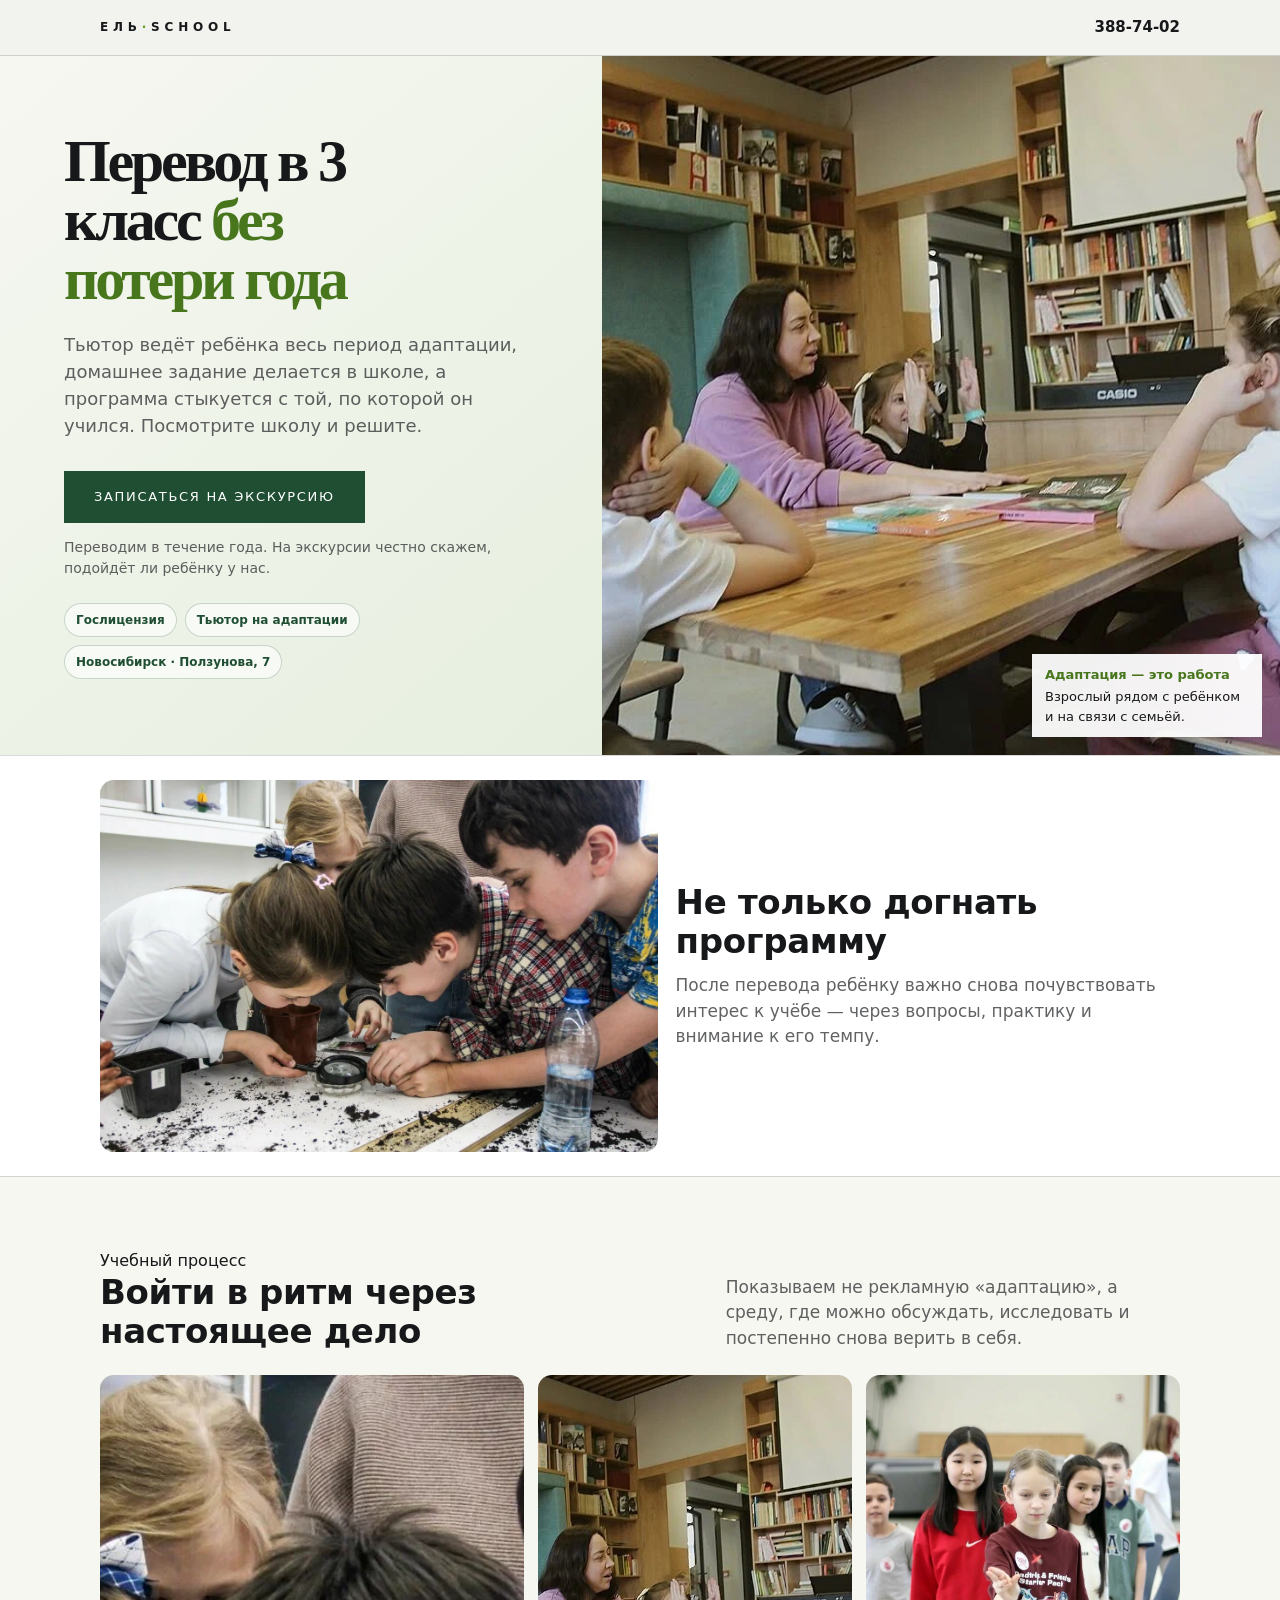
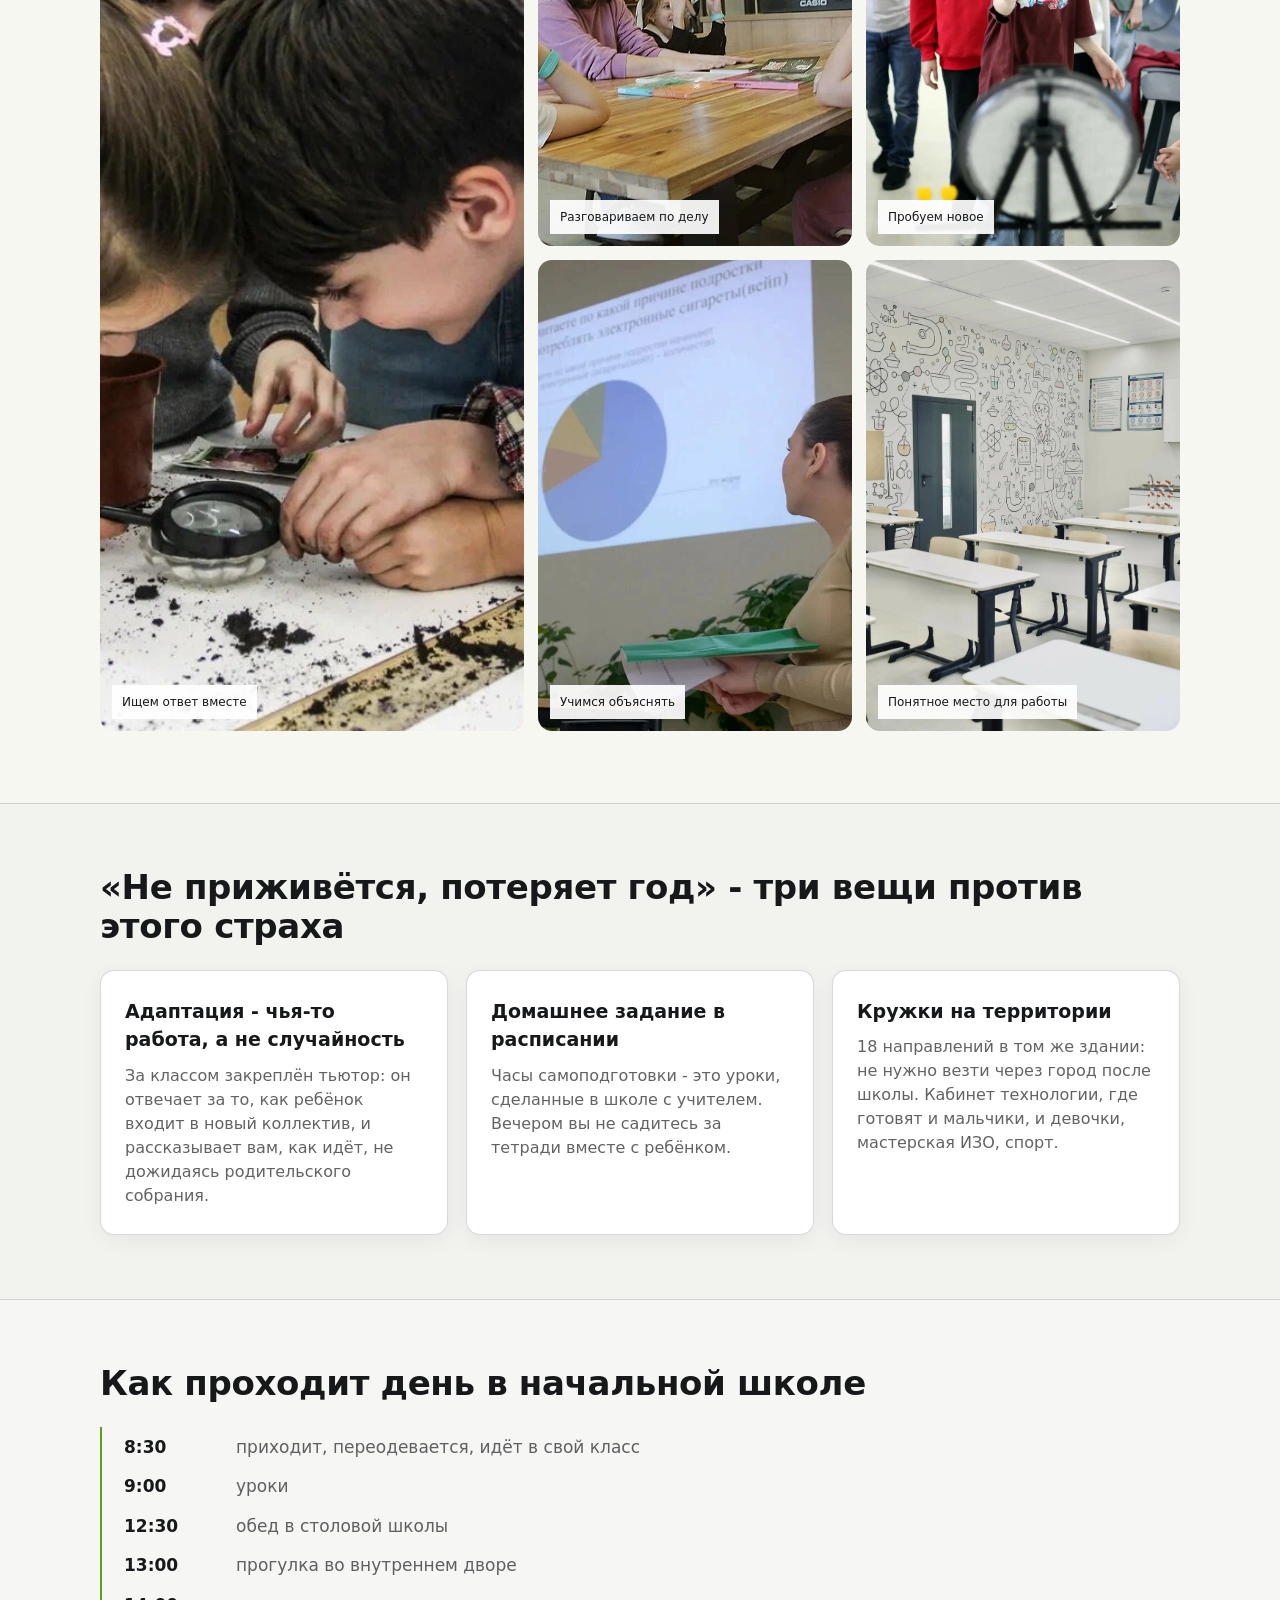
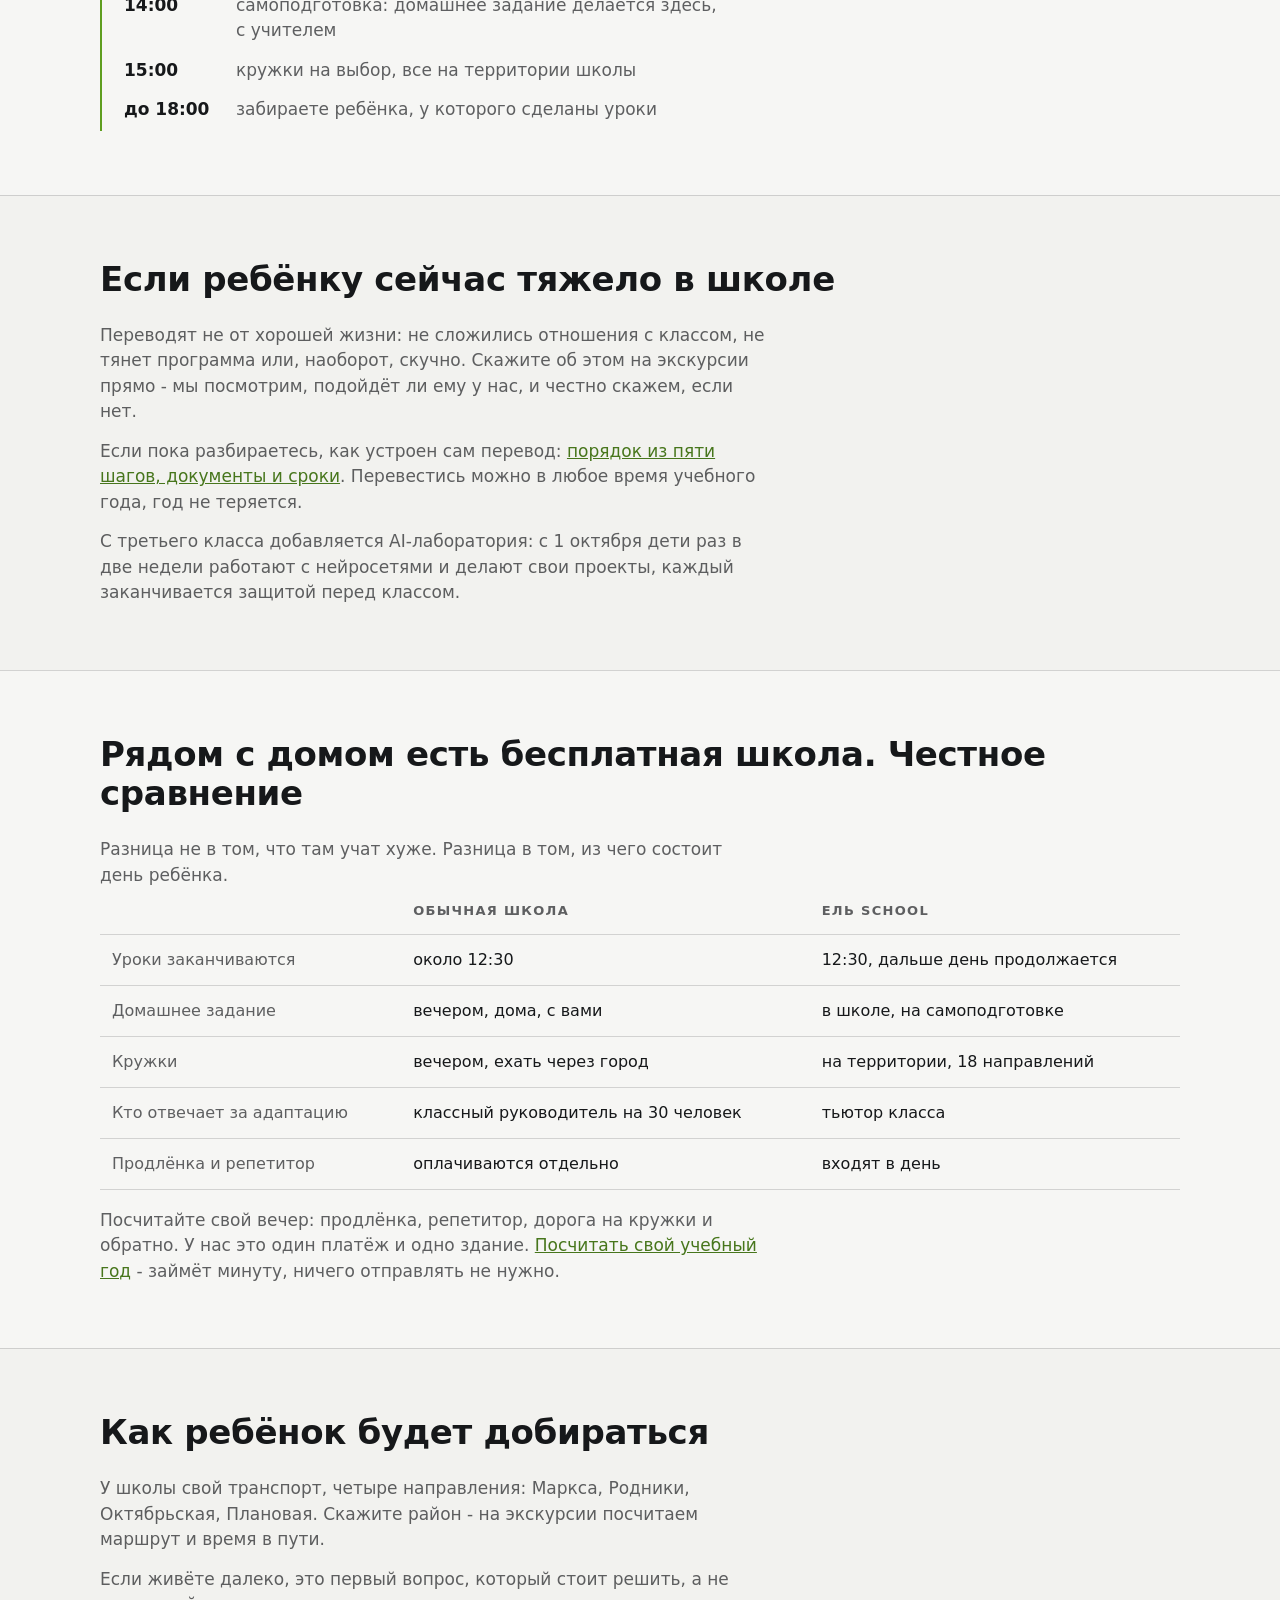
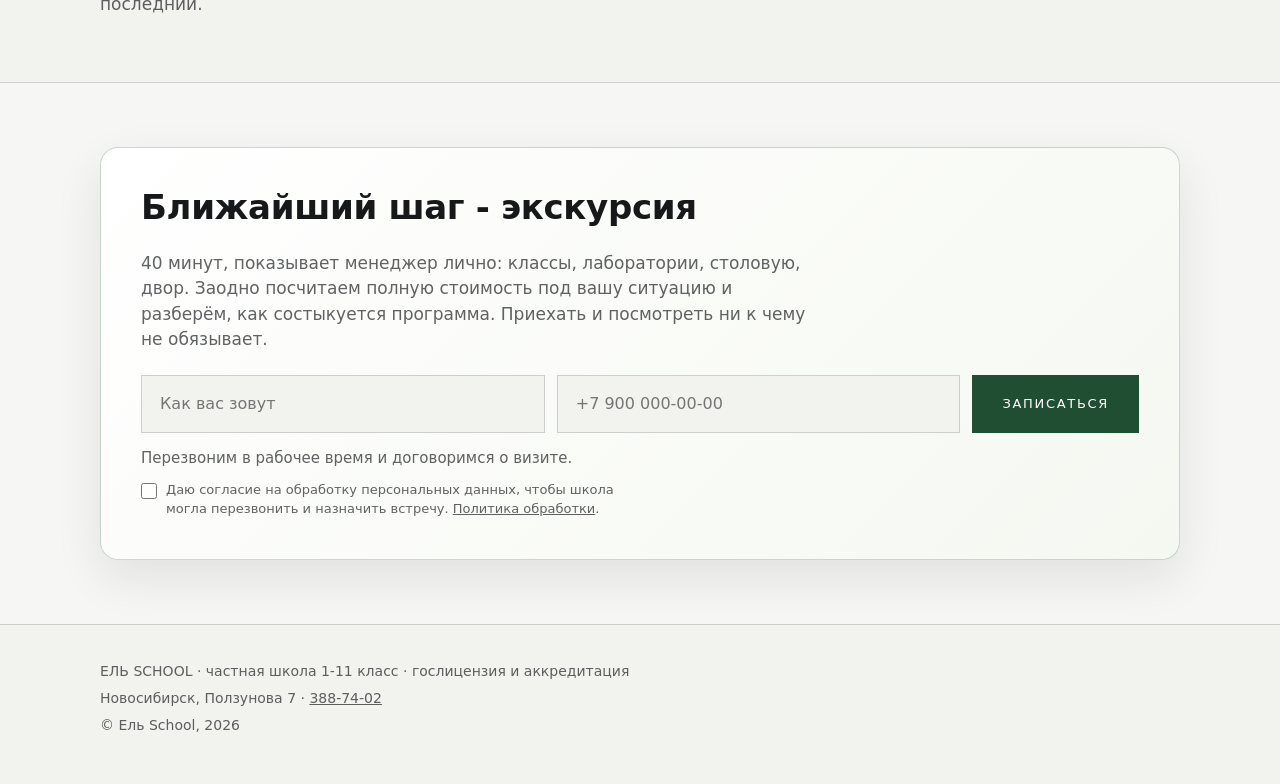
<file: 3-klass/index.html>
<!DOCTYPE html>
<html lang="ru" class="no-js">
<head>
<meta charset="UTF-8">
<meta name="viewport" content="width=device-width, initial-scale=1.0">
<title>Перевод в 3 класс - частная школа Ель School, Новосибирск</title>
<meta name="description" content="Перевод в третий класс без потери года: тьютор ведёт адаптацию, домашнее задание делается в школе, 18 направлений кружков на территории. Запись на экскурсию.">
<meta property="og:type" content="website">
<meta property="og:site_name" content="Ель School">
<meta property="og:title" content="Перевод в 3 класс - Ель School, Новосибирск">
<meta property="og:description" content="Тьютор отвечает за адаптацию, домашнее задание в школе, кружки на территории.">
<meta property="og:url" content="https://elschool.tech/3-klass/">
<meta property="og:image" content="https://elschool.tech/og-cover.jpg">
<meta property="og:image:width" content="1200">
<meta property="og:image:height" content="630">
<meta name="twitter:card" content="summary_large_image">
<meta name="twitter:image" content="https://elschool.tech/og-cover.jpg">
<link rel="canonical" href="https://elschool.tech/3-klass/">
<link rel="icon" type="image/svg+xml" href="../favicon.svg">
<link rel="stylesheet" href="../assets/landing.css">
<!-- Yandex.Metrika -->
<script>
(function(m,e,t,r,i,k,a){m[i]=m[i]||function(){(m[i].a=m[i].a||[]).push(arguments)};m[i].l=1*new Date();for(var j=0;j<document.scripts.length;j++){if(document.scripts[j].src===r){return}}k=e.createElement(t),a=e.getElementsByTagName(t)[0],k.async=1,k.src=r,a.parentNode.insertBefore(k,a)})(window,document,"script","https://mc.yandex.ru/metrika/tag.js","ym");
ym(111777976,"init",{clickmap:true,trackLinks:true,accurateTrackBounce:true});
</script>
<!-- /Yandex.Metrika -->
<!-- Calltouch -->
<script>
(function(w,d,n,c){w.CalltouchDataObject=n;w[n]=function(){w[n]["callbacks"].push(arguments)};if(!w[n]["callbacks"]){w[n]["callbacks"]=[]}w[n]["loaded"]=false;if(typeof c!=="object"){c=[c]}w[n]["counters"]=c;for(var i=0;i<c.length;i+=1){p(c[i])}function p(cId){var a=d.getElementsByTagName("script")[0],s=d.createElement("script"),i=function(){a.parentNode.insertBefore(s,a)},m=typeof Array.prototype.find === "function",n=m?"init-min.js":"init.js";s.async=true;s.src="https://mod.calltouch.ru/"+n+"?id="+cId;if(w.opera=="[object Opera]"){d.addEventListener("DOMContentLoaded",i,false)}else{i()}}})(window,document,"ct","4oggmizy");
</script>
<!-- /Calltouch -->
<script type="application/ld+json">
{
  "@context": "https://schema.org",
  "@type": "School",
  "@id": "https://elschool.tech/#school",
  "name": "Ель School",
  "alternateName": "ЧОУ «Школа Будущего НСК»",
  "description": "Частная школа полного дня, 1-11 класс. Государственная лицензия и аккредитация, тьютор за каждым классом, самоподготовка и 18 направлений кружков на территории.",
  "url": "https://elschool.tech/",
  "telephone": "+7-383-388-74-02",
  "address": {
    "@type": "PostalAddress",
    "streetAddress": "ул. Ползунова, 7",
    "addressLocality": "Новосибирск",
    "addressRegion": "Новосибирская область",
    "addressCountry": "RU"
  },
  "areaServed": {
    "@type": "City",
    "name": "Новосибирск"
  },
  "sameAs": [
    "https://el.school/",
    "https://vk.com/el.school_nsk",
    "https://t.me/elschoolonline"
  ]
}
</script>
<script type="application/ld+json">
{
  "@context": "https://schema.org",
  "@type": "BreadcrumbList",
  "itemListElement": [
    {
      "@type": "ListItem",
      "position": 1,
      "name": "Ель School",
      "item": "https://elschool.tech/"
    },
    {
      "@type": "ListItem",
      "position": 2,
      "name": "Перевод в 3 класс",
      "item": "https://elschool.tech/3-klass/"
    }
  ]
}
</script>
</head>
<body data-landing="3-klass">

<header>
  <div class="wrap row">
    <a href="/" class="logo">ЕЛЬ<b>·</b>SCHOOL</a>
    <a class="tel" href="tel:+73833887402">388-74-02</a>
  </div>
</header>
<a class="mobile-book" href="#zapis">Записаться</a>

<section class="hero hero--documentary">
  <div class="wrap inner">
  <div class="hero-copy">
    <h1>Перевод в 3 класс <em>без потери года</em></h1>
    <p class="lead">Тьютор ведёт ребёнка весь период адаптации, домашнее задание делается в школе, а программа стыкуется с той, по которой он учился. Посмотрите школу и решите.</p>
    <a class="btn" href="#zapis">Записаться на экскурсию</a>
    <div class="note">Переводим в течение года. На экскурсии честно скажем, подойдёт ли ребёнку у нас.</div>
    <ul class="hero-proof" aria-label="Что важно знать о школе"><li>Гослицензия</li><li>Тьютор на адаптации</li><li>Новосибирск · Ползунова, 7</li></ul>
  </div>
  <figure class="hero-media"><img src="../assets/photos/3-klass-discussion.jpg" alt="Педагог работает с небольшой группой учеников"><figcaption><strong>Адаптация — это работа</strong>Взрослый рядом с ребёнком и на связи с семьёй.</figcaption></figure>
  </div>
</section>

<section class="photo-story"><div class="wrap"><figure><img src="../assets/photos/3-klass-research.jpg" alt="Школьники исследуют материал на занятии"></figure><div class="story-copy"><h2>Не только догнать программу</h2><p>После перевода ребёнку важно снова почувствовать интерес к учёбе — через вопросы, практику и внимание к его темпу.</p></div></div></section>

<section class="photo-gallery"><div class="wrap"><div class="gallery-head"><div><div class="eyebrow">Учебный процесс</div><h2>Войти в ритм через настоящее дело</h2></div><p>Показываем не рекламную «адаптацию», а среду, где можно обсуждать, исследовать и постепенно снова верить в себя.</p></div><div class="photo-gallery-grid"><figure><img src="../assets/photos/gallery-39.jpg" alt="Дети исследуют материал"><figcaption>Ищем ответ вместе</figcaption></figure><figure><img src="../assets/photos/gallery-37.jpg" alt="Педагог и дети за общим столом"><figcaption>Разговариваем по делу</figcaption></figure><figure><img src="../assets/photos/gallery-44.jpg" alt="Школьники на занятии"><figcaption>Пробуем новое</figcaption></figure><figure><img src="../assets/photos/gallery-45.jpg" alt="Ученица представляет работу"><figcaption>Учимся объяснять</figcaption></figure><figure><img src="../assets/photos/gallery-27.jpg" alt="Класс Ель School"><figcaption>Понятное место для работы</figcaption></figure></div></div></section>

<section class="block">
  <div class="wrap">
    <h2>«Не приживётся, потеряет год» - три вещи против этого страха</h2>
    <div class="grid">
      <article>
        <h3>Адаптация - чья-то работа, а не случайность</h3>
        <p>За классом закреплён тьютор: он отвечает за то, как ребёнок входит в новый коллектив, и рассказывает вам, как идёт, не дожидаясь родительского собрания.</p>
      </article>
      <article>
        <h3>Домашнее задание в расписании</h3>
        <p>Часы самоподготовки - это уроки, сделанные в школе с учителем. Вечером вы не садитесь за тетради вместе с ребёнком.</p>
      </article>
      <article>
        <h3>Кружки на территории</h3>
        <p>18 направлений в том же здании: не нужно везти через город после школы. Кабинет технологии, где готовят и мальчики, и девочки, мастерская ИЗО, спорт.</p>
      </article>
    </div>
  </div>
</section>

<section class="block">
  <div class="wrap">
    <h2>Как проходит день в начальной школе</h2>
    <div class="day">
      <div><time>8:30</time><span>приходит, переодевается, идёт в свой класс</span></div>
      <div><time>9:00</time><span>уроки</span></div>
      <div><time>12:30</time><span>обед в столовой школы</span></div>
      <div><time>13:00</time><span>прогулка во внутреннем дворе</span></div>
      <div><time>14:00</time><span>самоподготовка: домашнее задание делается здесь, с учителем</span></div>
      <div><time>15:00</time><span>кружки на выбор, все на территории школы</span></div>
      <div><time>до 18:00</time><span>забираете ребёнка, у которого сделаны уроки</span></div>
    </div>
  </div>
</section>

<section class="block">
  <div class="wrap">
    <h2>Если ребёнку сейчас тяжело в школе</h2>
    <p>Переводят не от хорошей жизни: не сложились отношения с классом, не тянет программа
      или, наоборот, скучно. Скажите об этом на экскурсии прямо - мы посмотрим, подойдёт ли
      ему у нас, и честно скажем, если нет.</p>
    <p>Если пока разбираетесь, как устроен сам перевод:
      <a href="/perevod-v-druguyu-shkolu/" style="color:var(--accent-ink)">порядок из пяти шагов,
      документы и сроки</a>. Перевестись можно в любое время учебного года, год не теряется.</p>
    <p>С третьего класса добавляется AI-лаборатория: с 1 октября дети раз в две недели
      работают с нейросетями и делают свои проекты, каждый заканчивается защитой перед классом.</p>
  </div>
</section>

<section class="block">
  <div class="wrap">
    <h2>Рядом с домом есть бесплатная школа. Честное сравнение</h2>
    <p>Разница не в том, что там учат хуже. Разница в том, из чего состоит день ребёнка.</p>
    <div class="tablewrap">
      <table>
        <thead><tr><th>&nbsp;</th><th>Обычная школа</th><th>Ель School</th></tr></thead>
        <tbody>
          <tr><td>Уроки заканчиваются</td><td>около 12:30</td><td>12:30, дальше день продолжается</td></tr>
          <tr><td>Домашнее задание</td><td>вечером, дома, с вами</td><td>в школе, на самоподготовке</td></tr>
          <tr><td>Кружки</td><td>вечером, ехать через город</td><td>на территории, 18 направлений</td></tr>
          <tr><td>Кто отвечает за адаптацию</td><td>классный руководитель на 30 человек</td><td>тьютор класса</td></tr>
          <tr><td>Продлёнка и репетитор</td><td>оплачиваются отдельно</td><td>входят в день</td></tr>
        </tbody>
      </table>
    </div>
    <p class="compare-note">Посчитайте свой вечер: продлёнка, репетитор, дорога на кружки
      и обратно. У нас это один платёж и одно здание.
      <a href="/skolko-stoit-god/" style="color:var(--accent-ink)">Посчитать свой учебный год</a> -
      займёт минуту, ничего отправлять не нужно.</p>
  </div>
</section>

<section class="block">
  <div class="wrap">
    <h2>Как ребёнок будет добираться</h2>
    <p>У школы свой транспорт, четыре направления: Маркса, Родники, Октябрьская, Плановая.
      Скажите район - на экскурсии посчитаем маршрут и время в пути.</p>
    <p>Если живёте далеко, это первый вопрос, который стоит решить, а не последний.</p>
  </div>
</section>

<section class="block" id="zapis">
  <div class="wrap">
    <div class="form-wrap">
      <h2>Ближайший шаг - экскурсия</h2>
      <p>40 минут, показывает менеджер лично: классы, лаборатории, столовую, двор.
        Заодно посчитаем полную стоимость под вашу ситуацию и разберём, как состыкуется программа. Приехать и посмотреть ни к чему не обязывает.</p>
      <form id="leadForm" novalidate>
        <input type="text" name="name" autocomplete="name" aria-label="Имя" placeholder="Как вас зовут" required>
        <input type="tel" name="phone" autocomplete="tel" aria-label="Телефон" placeholder="+7 900 000-00-00" required>
        <input type="text" name="company" id="leadCompany" class="hp" tabindex="-1" autocomplete="off" aria-hidden="true">
        <button class="btn" type="submit">Записаться</button>
      </form>
      <div class="form-note" id="leadNote" aria-live="polite">Перезвоним в рабочее время и договоримся о визите.</div>
      <label class="consent"><input type="checkbox" id="leadConsent" name="consent">
        <span>Даю согласие на обработку персональных данных, чтобы школа могла перезвонить
        и назначить встречу. <a href="/politika-personalnyh-dannyh/">Политика обработки</a>.</span></label>
    </div>
  </div>
</section>

<footer class="site">
  <div class="wrap">
    <div>ЕЛЬ SCHOOL · частная школа 1-11 класс · гослицензия и аккредитация</div>
    <div>Новосибирск, Ползунова 7 · <a href="tel:+73833887402" style="color:inherit">388-74-02</a></div>
    <div>© Ель School, 2026</div>
  </div>
</footer>

<script src="../assets/landing.js"></script>
</body>
</html>
</file>
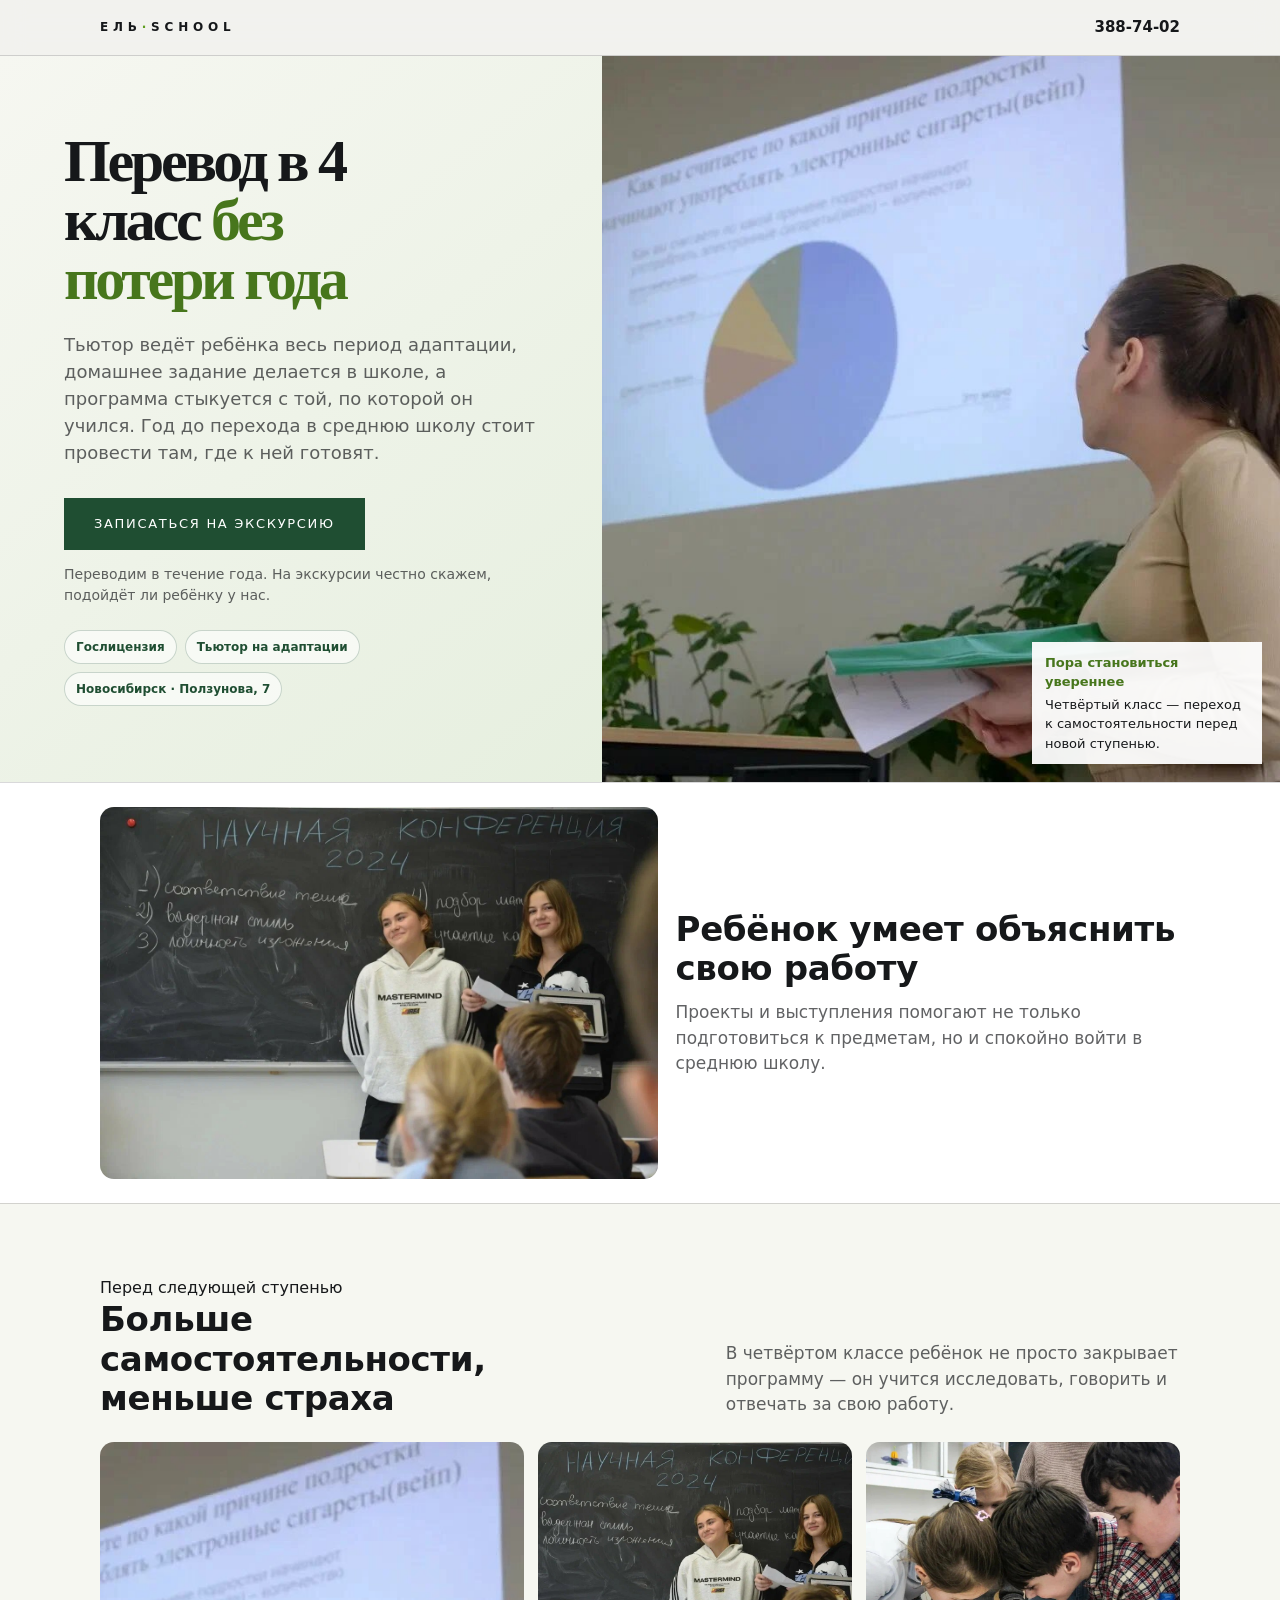
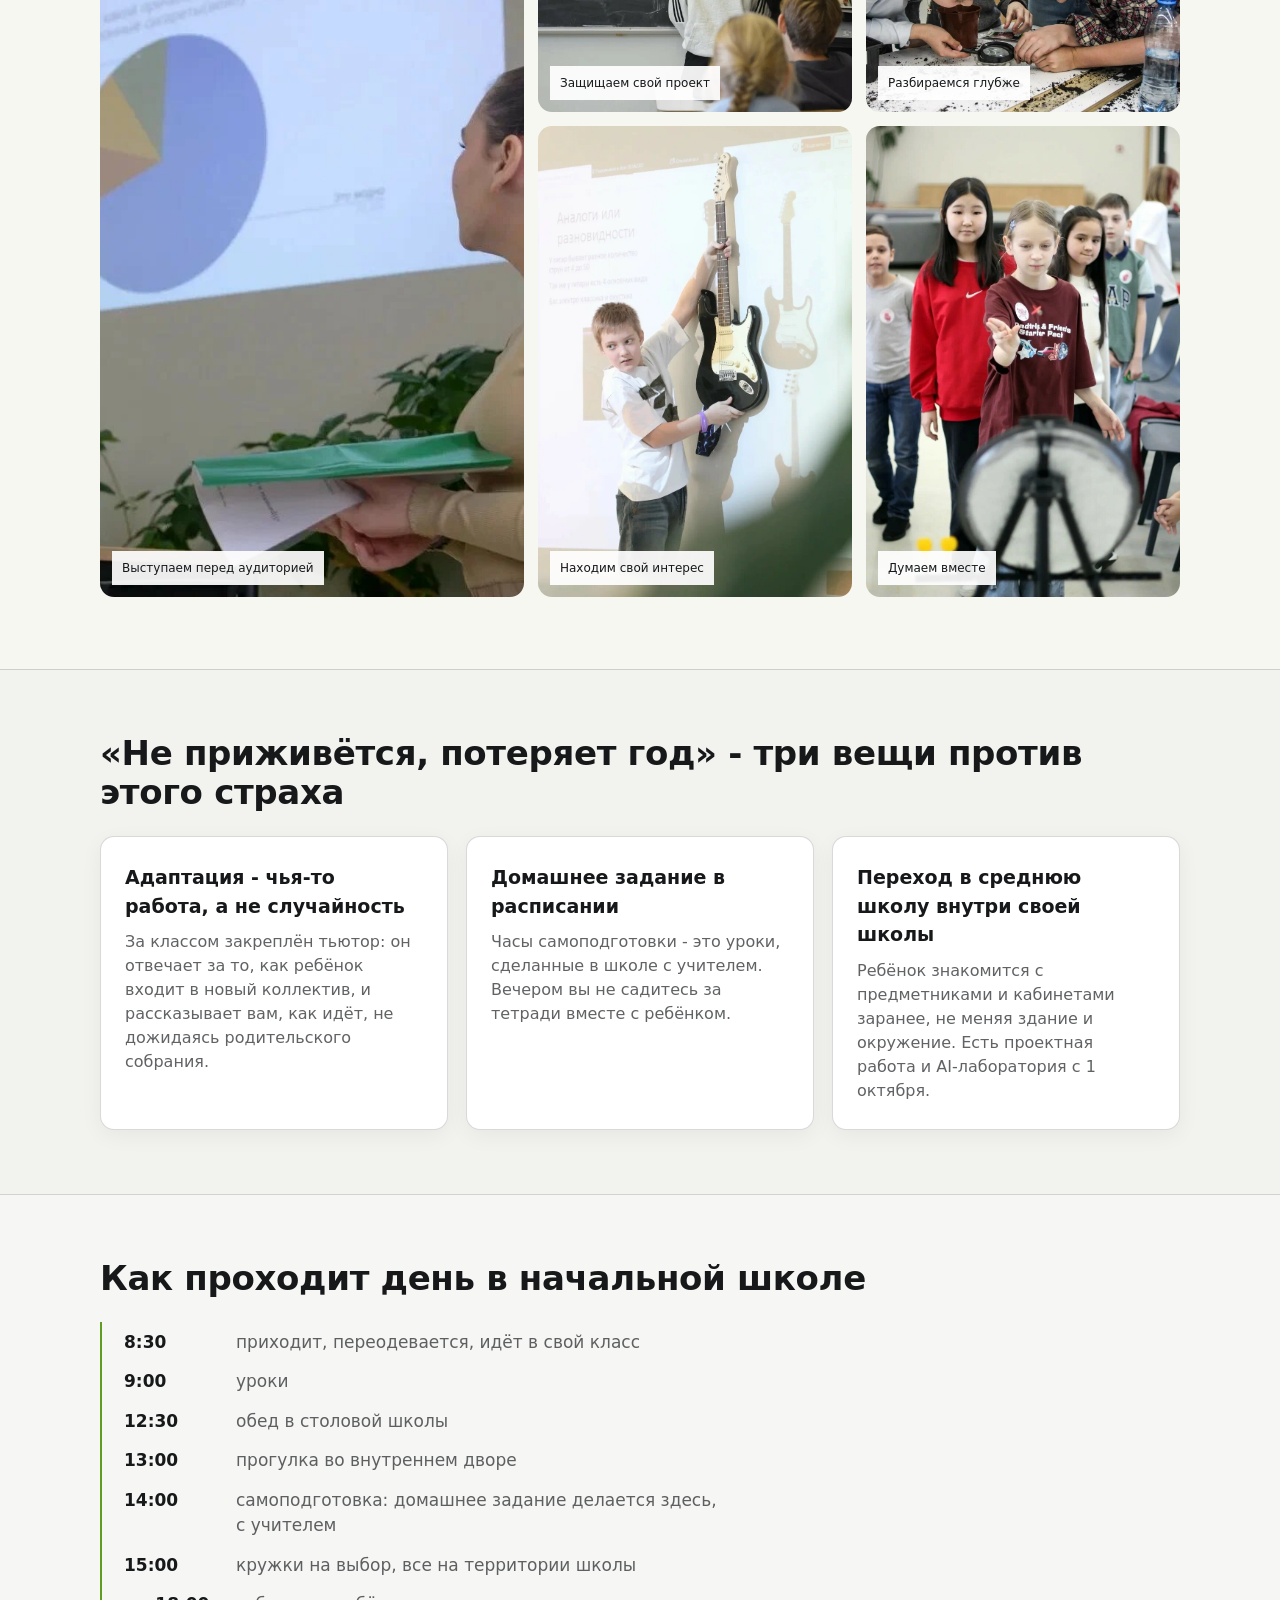
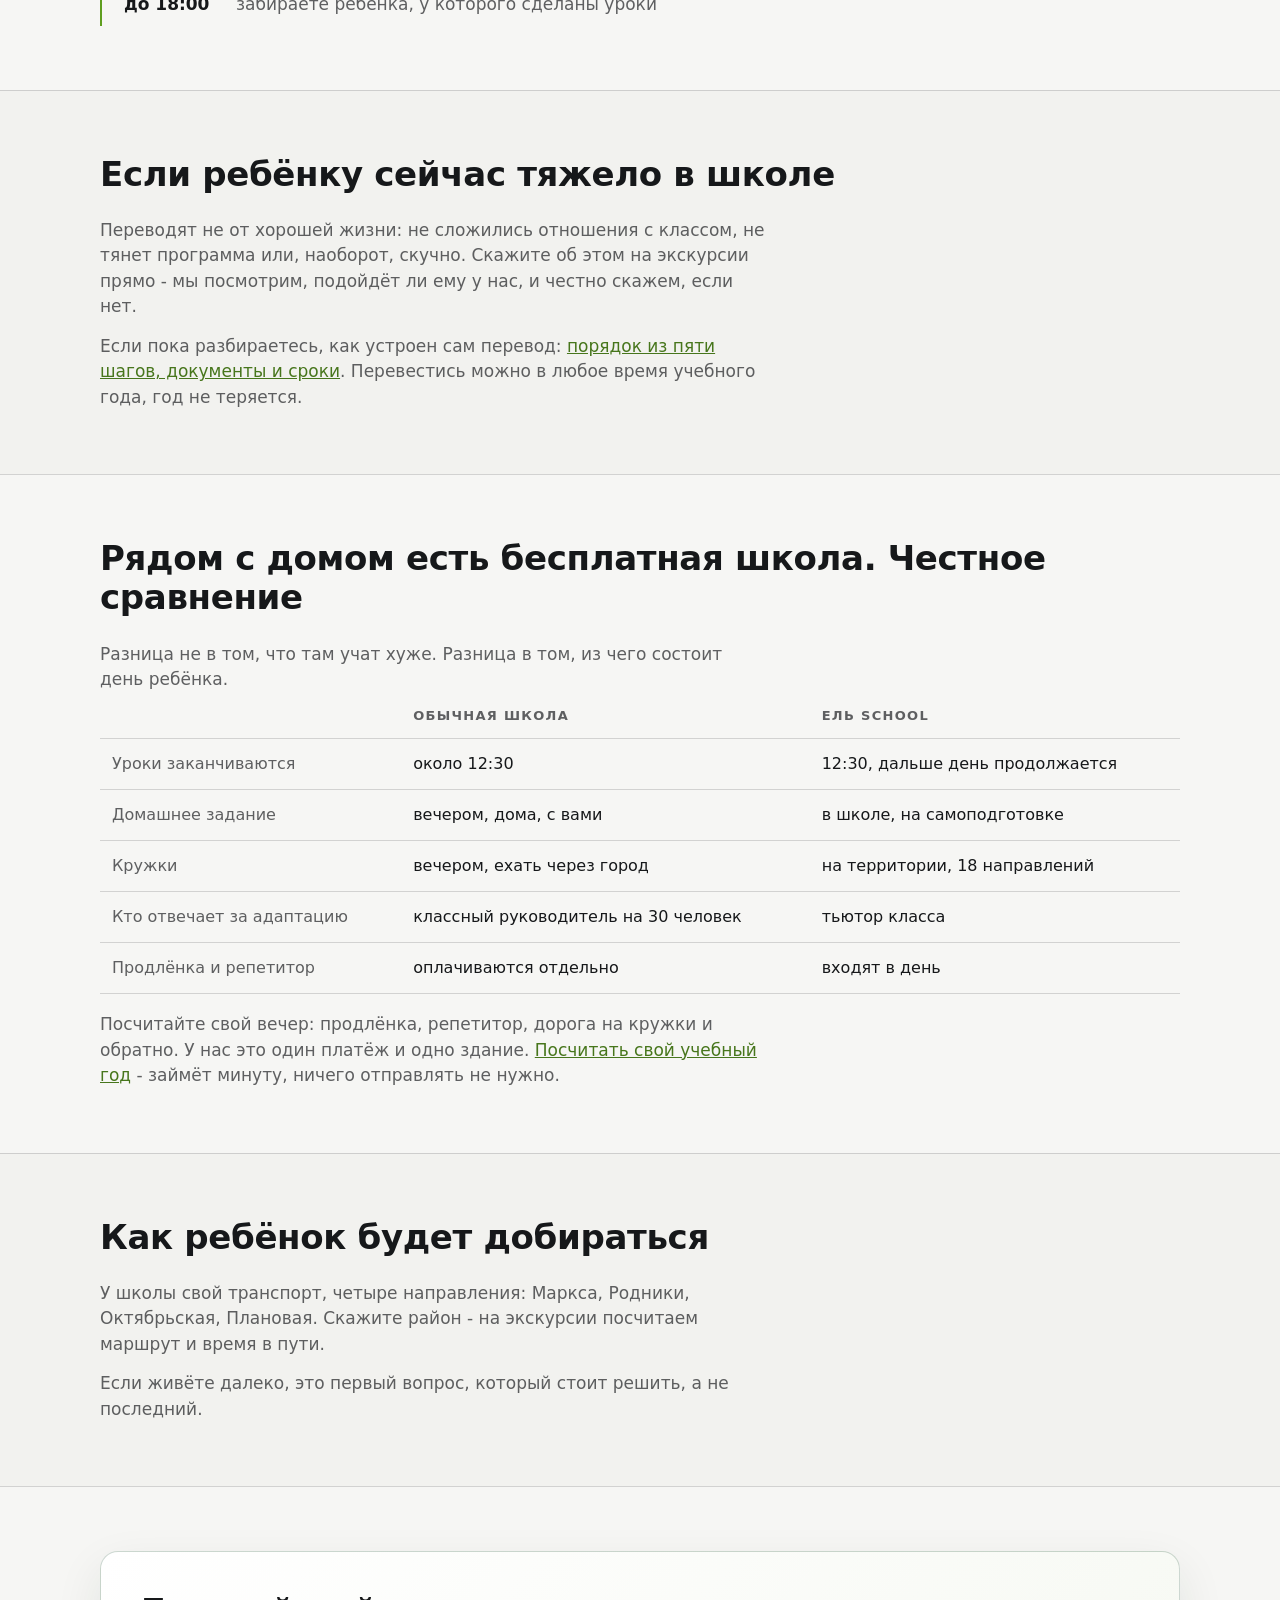
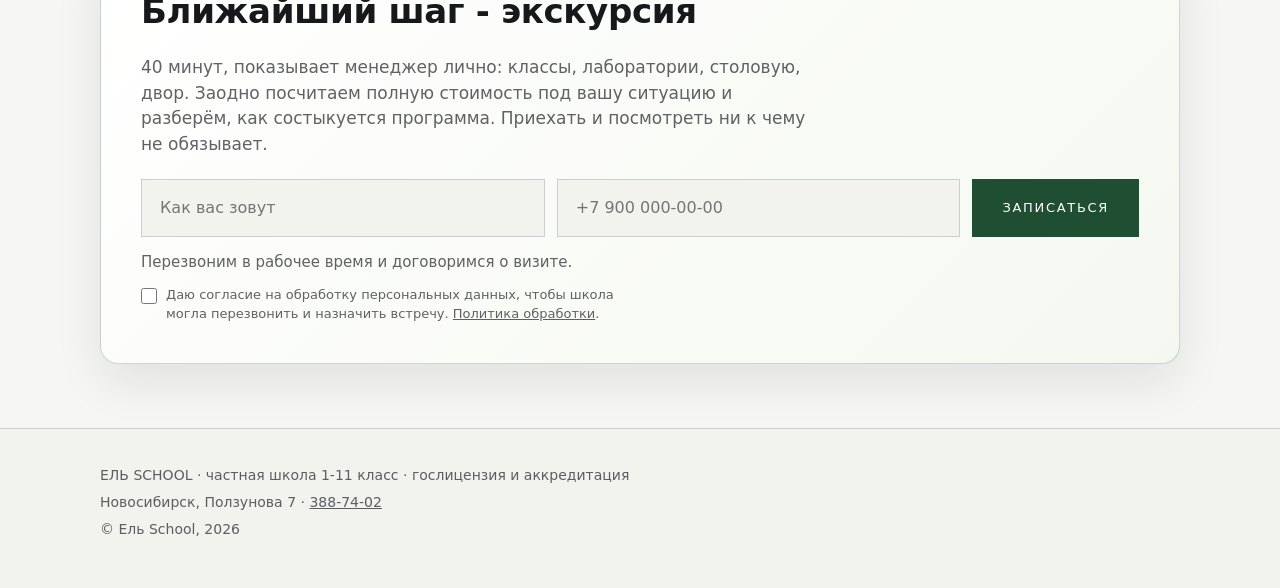
<file: 4-klass/index.html>
<!DOCTYPE html>
<html lang="ru" class="no-js">
<head>
<meta charset="UTF-8">
<meta name="viewport" content="width=device-width, initial-scale=1.0">
<title>Перевод в 4 класс - частная школа Ель School, Новосибирск</title>
<meta name="description" content="Перевод в четвёртый класс без потери года: тьютор ведёт адаптацию, домашнее задание делается в школе, 18 направлений кружков на территории. Запись на экскурсию.">
<meta property="og:type" content="website">
<meta property="og:site_name" content="Ель School">
<meta property="og:title" content="Перевод в 4 класс - Ель School, Новосибирск">
<meta property="og:description" content="Тьютор отвечает за адаптацию, домашнее задание в школе, кружки на территории.">
<meta property="og:url" content="https://elschool.tech/4-klass/">
<meta property="og:image" content="https://elschool.tech/og-cover.jpg">
<meta property="og:image:width" content="1200">
<meta property="og:image:height" content="630">
<meta name="twitter:card" content="summary_large_image">
<meta name="twitter:image" content="https://elschool.tech/og-cover.jpg">
<link rel="canonical" href="https://elschool.tech/4-klass/">
<link rel="icon" type="image/svg+xml" href="../favicon.svg">
<link rel="stylesheet" href="../assets/landing.css">
<!-- Yandex.Metrika -->
<script>
(function(m,e,t,r,i,k,a){m[i]=m[i]||function(){(m[i].a=m[i].a||[]).push(arguments)};m[i].l=1*new Date();for(var j=0;j<document.scripts.length;j++){if(document.scripts[j].src===r){return}}k=e.createElement(t),a=e.getElementsByTagName(t)[0],k.async=1,k.src=r,a.parentNode.insertBefore(k,a)})(window,document,"script","https://mc.yandex.ru/metrika/tag.js","ym");
ym(111777976,"init",{clickmap:true,trackLinks:true,accurateTrackBounce:true});
</script>
<!-- /Yandex.Metrika -->
<!-- Calltouch -->
<script>
(function(w,d,n,c){w.CalltouchDataObject=n;w[n]=function(){w[n]["callbacks"].push(arguments)};if(!w[n]["callbacks"]){w[n]["callbacks"]=[]}w[n]["loaded"]=false;if(typeof c!=="object"){c=[c]}w[n]["counters"]=c;for(var i=0;i<c.length;i+=1){p(c[i])}function p(cId){var a=d.getElementsByTagName("script")[0],s=d.createElement("script"),i=function(){a.parentNode.insertBefore(s,a)},m=typeof Array.prototype.find === "function",n=m?"init-min.js":"init.js";s.async=true;s.src="https://mod.calltouch.ru/"+n+"?id="+cId;if(w.opera=="[object Opera]"){d.addEventListener("DOMContentLoaded",i,false)}else{i()}}})(window,document,"ct","4oggmizy");
</script>
<!-- /Calltouch -->
<script type="application/ld+json">
{
  "@context": "https://schema.org",
  "@type": "School",
  "@id": "https://elschool.tech/#school",
  "name": "Ель School",
  "alternateName": "ЧОУ «Школа Будущего НСК»",
  "description": "Частная школа полного дня, 1-11 класс. Государственная лицензия и аккредитация, тьютор за каждым классом, самоподготовка и 18 направлений кружков на территории.",
  "url": "https://elschool.tech/",
  "telephone": "+7-383-388-74-02",
  "address": {
    "@type": "PostalAddress",
    "streetAddress": "ул. Ползунова, 7",
    "addressLocality": "Новосибирск",
    "addressRegion": "Новосибирская область",
    "addressCountry": "RU"
  },
  "areaServed": {
    "@type": "City",
    "name": "Новосибирск"
  },
  "sameAs": [
    "https://el.school/",
    "https://vk.com/el.school_nsk",
    "https://t.me/elschoolonline"
  ]
}
</script>
<script type="application/ld+json">
{
  "@context": "https://schema.org",
  "@type": "BreadcrumbList",
  "itemListElement": [
    {
      "@type": "ListItem",
      "position": 1,
      "name": "Ель School",
      "item": "https://elschool.tech/"
    },
    {
      "@type": "ListItem",
      "position": 2,
      "name": "Перевод в 4 класс",
      "item": "https://elschool.tech/4-klass/"
    }
  ]
}
</script>
</head>
<body data-landing="4-klass">

<header>
  <div class="wrap row">
    <a href="/" class="logo">ЕЛЬ<b>·</b>SCHOOL</a>
    <a class="tel" href="tel:+73833887402">388-74-02</a>
  </div>
</header>
<a class="mobile-book" href="#zapis">Записаться</a>

<section class="hero hero--documentary">
  <div class="wrap inner">
  <div class="hero-copy">
    <h1>Перевод в 4 класс <em>без потери года</em></h1>
    <p class="lead">Тьютор ведёт ребёнка весь период адаптации, домашнее задание делается в школе, а программа стыкуется с той, по которой он учился. Год до перехода в среднюю школу стоит провести там, где к ней готовят.</p>
    <a class="btn" href="#zapis">Записаться на экскурсию</a>
    <div class="note">Переводим в течение года. На экскурсии честно скажем, подойдёт ли ребёнку у нас.</div>
    <ul class="hero-proof" aria-label="Что важно знать о школе"><li>Гослицензия</li><li>Тьютор на адаптации</li><li>Новосибирск · Ползунова, 7</li></ul>
  </div>
  <figure class="hero-media"><img src="../assets/photos/4-klass-presentation.jpg" alt="Ученица представляет учебную работу"><figcaption><strong>Пора становиться увереннее</strong>Четвёртый класс — переход к самостоятельности перед новой ступенью.</figcaption></figure>
  </div>
</section>

<section class="photo-story"><div class="wrap"><figure><img src="../assets/photos/4-klass-conference.jpg" alt="Учебная презентация школьников"></figure><div class="story-copy"><h2>Ребёнок умеет объяснить свою работу</h2><p>Проекты и выступления помогают не только подготовиться к предметам, но и спокойно войти в среднюю школу.</p></div></div></section>

<section class="photo-gallery"><div class="wrap"><div class="gallery-head"><div><div class="eyebrow">Перед следующей ступенью</div><h2>Больше самостоятельности, меньше страха</h2></div><p>В четвёртом классе ребёнок не просто закрывает программу — он учится исследовать, говорить и отвечать за свою работу.</p></div><div class="photo-gallery-grid"><figure><img src="../assets/photos/gallery-45.jpg" alt="Ученица представляет работу"><figcaption>Выступаем перед аудиторией</figcaption></figure><figure><img src="../assets/photos/gallery-46.jpg" alt="Школьники на конференции"><figcaption>Защищаем свой проект</figcaption></figure><figure><img src="../assets/photos/gallery-39.jpg" alt="Дети исследуют материал"><figcaption>Разбираемся глубже</figcaption></figure><figure><img src="../assets/photos/gallery-41.jpg" alt="Ученик с творческой работой"><figcaption>Находим свой интерес</figcaption></figure><figure><img src="../assets/photos/gallery-44.jpg" alt="Школьники на занятии"><figcaption>Думаем вместе</figcaption></figure></div></div></section>

<section class="block">
  <div class="wrap">
    <h2>«Не приживётся, потеряет год» - три вещи против этого страха</h2>
    <div class="grid">
      <article>
        <h3>Адаптация - чья-то работа, а не случайность</h3>
        <p>За классом закреплён тьютор: он отвечает за то, как ребёнок входит в новый коллектив, и рассказывает вам, как идёт, не дожидаясь родительского собрания.</p>
      </article>
      <article>
        <h3>Домашнее задание в расписании</h3>
        <p>Часы самоподготовки - это уроки, сделанные в школе с учителем. Вечером вы не садитесь за тетради вместе с ребёнком.</p>
      </article>
      <article>
        <h3>Переход в среднюю школу внутри своей школы</h3>
        <p>Ребёнок знакомится с предметниками и кабинетами заранее, не меняя здание и окружение. Есть проектная работа и AI-лаборатория с 1 октября.</p>
      </article>
    </div>
  </div>
</section>

<section class="block">
  <div class="wrap">
    <h2>Как проходит день в начальной школе</h2>
    <div class="day">
      <div><time>8:30</time><span>приходит, переодевается, идёт в свой класс</span></div>
      <div><time>9:00</time><span>уроки</span></div>
      <div><time>12:30</time><span>обед в столовой школы</span></div>
      <div><time>13:00</time><span>прогулка во внутреннем дворе</span></div>
      <div><time>14:00</time><span>самоподготовка: домашнее задание делается здесь, с учителем</span></div>
      <div><time>15:00</time><span>кружки на выбор, все на территории школы</span></div>
      <div><time>до 18:00</time><span>забираете ребёнка, у которого сделаны уроки</span></div>
    </div>
  </div>
</section>

<section class="block">
  <div class="wrap">
    <h2>Если ребёнку сейчас тяжело в школе</h2>
    <p>Переводят не от хорошей жизни: не сложились отношения с классом, не тянет программа
      или, наоборот, скучно. Скажите об этом на экскурсии прямо - мы посмотрим, подойдёт ли
      ему у нас, и честно скажем, если нет.</p>
    <p>Если пока разбираетесь, как устроен сам перевод:
      <a href="/perevod-v-druguyu-shkolu/" style="color:var(--accent-ink)">порядок из пяти шагов,
      документы и сроки</a>. Перевестись можно в любое время учебного года, год не теряется.</p>
  </div>
</section>

<section class="block">
  <div class="wrap">
    <h2>Рядом с домом есть бесплатная школа. Честное сравнение</h2>
    <p>Разница не в том, что там учат хуже. Разница в том, из чего состоит день ребёнка.</p>
    <div class="tablewrap">
      <table>
        <thead><tr><th>&nbsp;</th><th>Обычная школа</th><th>Ель School</th></tr></thead>
        <tbody>
          <tr><td>Уроки заканчиваются</td><td>около 12:30</td><td>12:30, дальше день продолжается</td></tr>
          <tr><td>Домашнее задание</td><td>вечером, дома, с вами</td><td>в школе, на самоподготовке</td></tr>
          <tr><td>Кружки</td><td>вечером, ехать через город</td><td>на территории, 18 направлений</td></tr>
          <tr><td>Кто отвечает за адаптацию</td><td>классный руководитель на 30 человек</td><td>тьютор класса</td></tr>
          <tr><td>Продлёнка и репетитор</td><td>оплачиваются отдельно</td><td>входят в день</td></tr>
        </tbody>
      </table>
    </div>
    <p class="compare-note">Посчитайте свой вечер: продлёнка, репетитор, дорога на кружки
      и обратно. У нас это один платёж и одно здание.
      <a href="/skolko-stoit-god/" style="color:var(--accent-ink)">Посчитать свой учебный год</a> -
      займёт минуту, ничего отправлять не нужно.</p>
  </div>
</section>

<section class="block">
  <div class="wrap">
    <h2>Как ребёнок будет добираться</h2>
    <p>У школы свой транспорт, четыре направления: Маркса, Родники, Октябрьская, Плановая.
      Скажите район - на экскурсии посчитаем маршрут и время в пути.</p>
    <p>Если живёте далеко, это первый вопрос, который стоит решить, а не последний.</p>
  </div>
</section>

<section class="block" id="zapis">
  <div class="wrap">
    <div class="form-wrap">
      <h2>Ближайший шаг - экскурсия</h2>
      <p>40 минут, показывает менеджер лично: классы, лаборатории, столовую, двор.
        Заодно посчитаем полную стоимость под вашу ситуацию и разберём, как состыкуется программа. Приехать и посмотреть ни к чему не обязывает.</p>
      <form id="leadForm" novalidate>
        <input type="text" name="name" autocomplete="name" aria-label="Имя" placeholder="Как вас зовут" required>
        <input type="tel" name="phone" autocomplete="tel" aria-label="Телефон" placeholder="+7 900 000-00-00" required>
        <input type="text" name="company" id="leadCompany" class="hp" tabindex="-1" autocomplete="off" aria-hidden="true">
        <button class="btn" type="submit">Записаться</button>
      </form>
      <div class="form-note" id="leadNote" aria-live="polite">Перезвоним в рабочее время и договоримся о визите.</div>
      <label class="consent"><input type="checkbox" id="leadConsent" name="consent">
        <span>Даю согласие на обработку персональных данных, чтобы школа могла перезвонить
        и назначить встречу. <a href="/politika-personalnyh-dannyh/">Политика обработки</a>.</span></label>
    </div>
  </div>
</section>

<footer class="site">
  <div class="wrap">
    <div>ЕЛЬ SCHOOL · частная школа 1-11 класс · гослицензия и аккредитация</div>
    <div>Новосибирск, Ползунова 7 · <a href="tel:+73833887402" style="color:inherit">388-74-02</a></div>
    <div>© Ель School, 2026</div>
  </div>
</footer>

<script src="../assets/landing.js"></script>
</body>
</html>
</file>
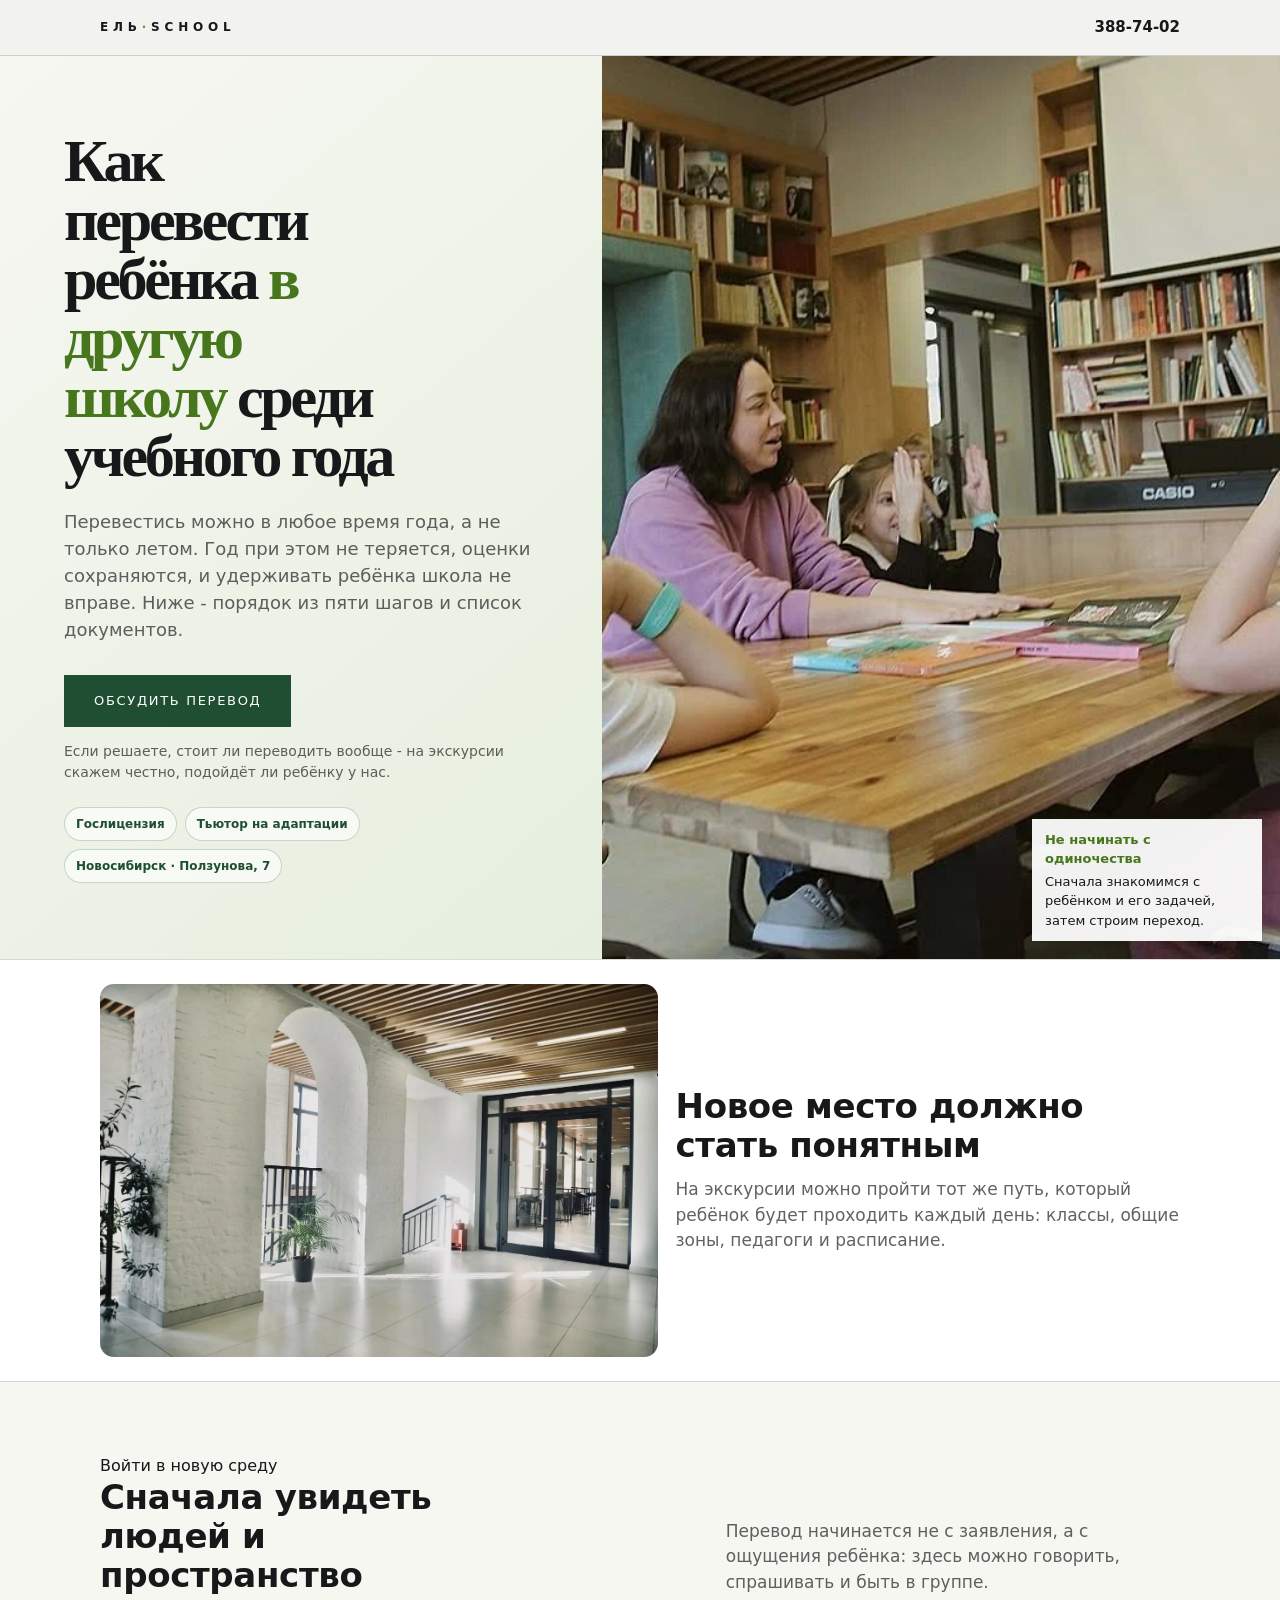
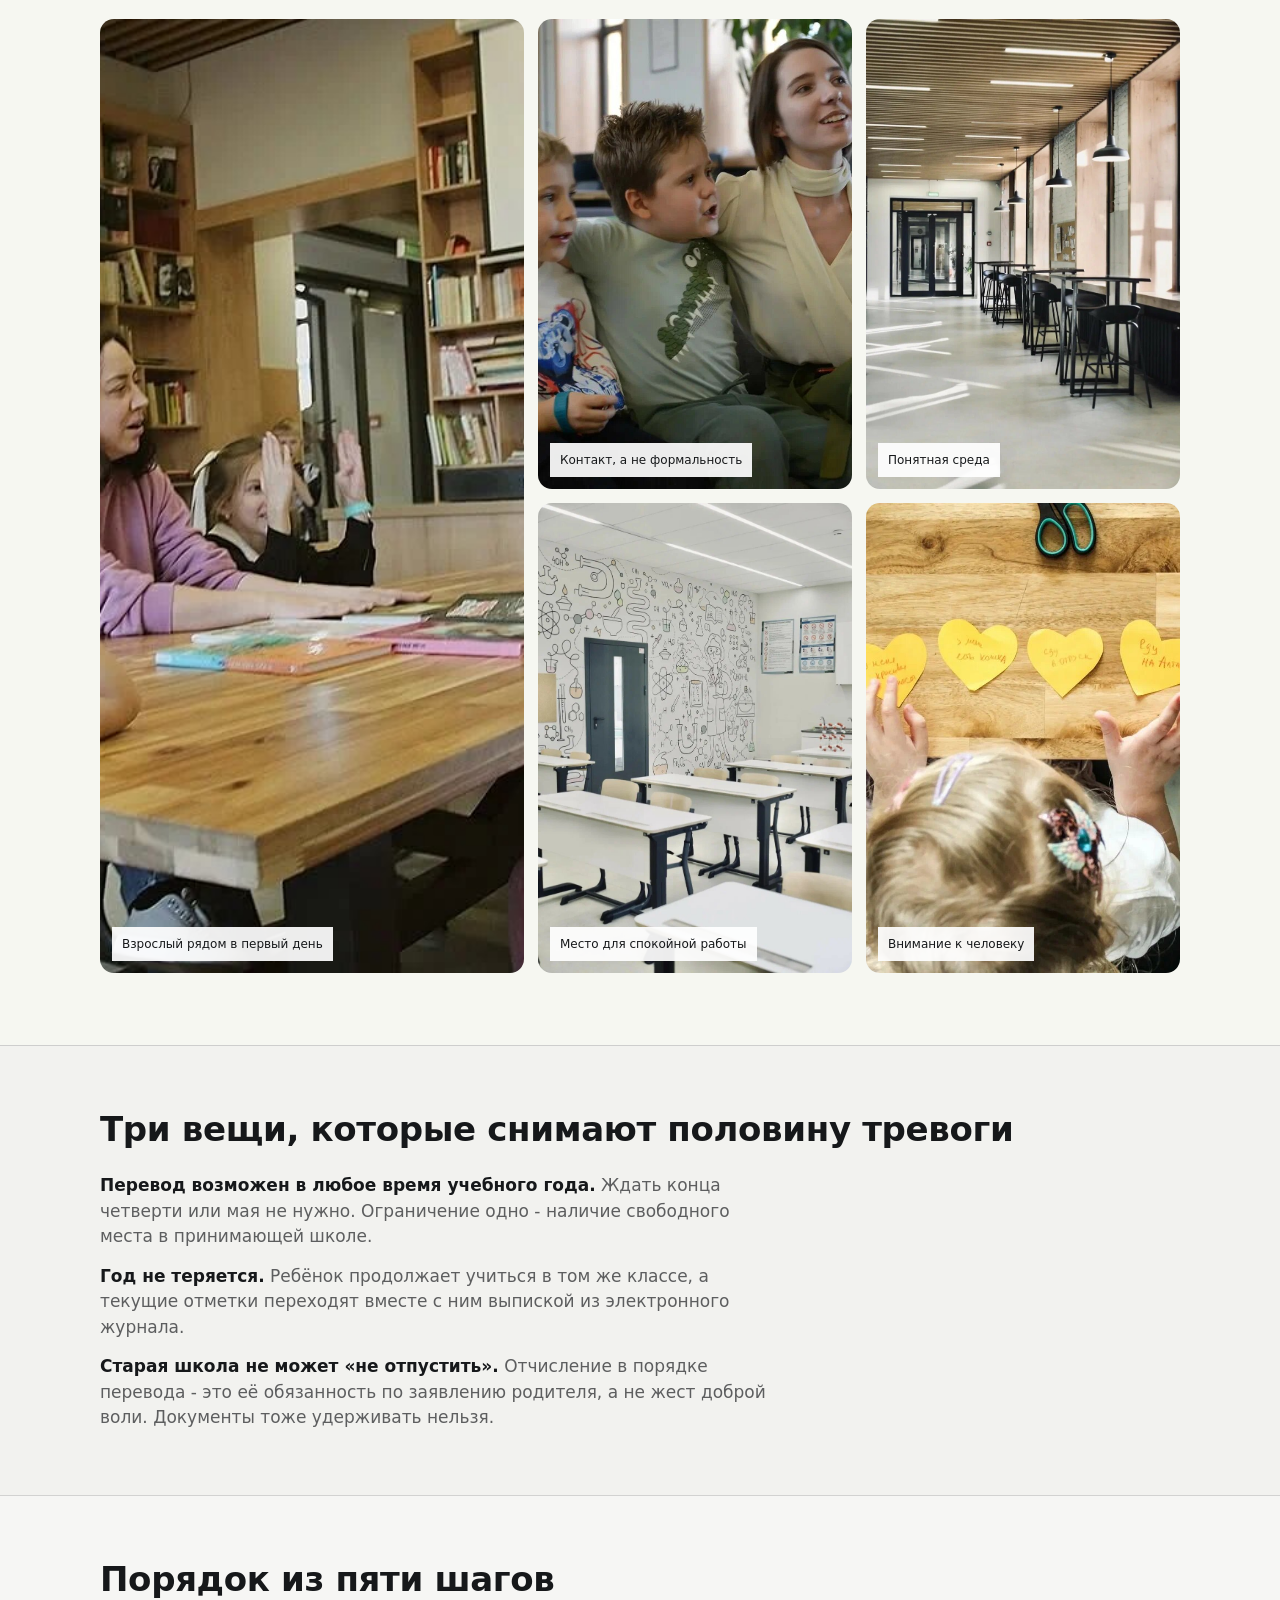
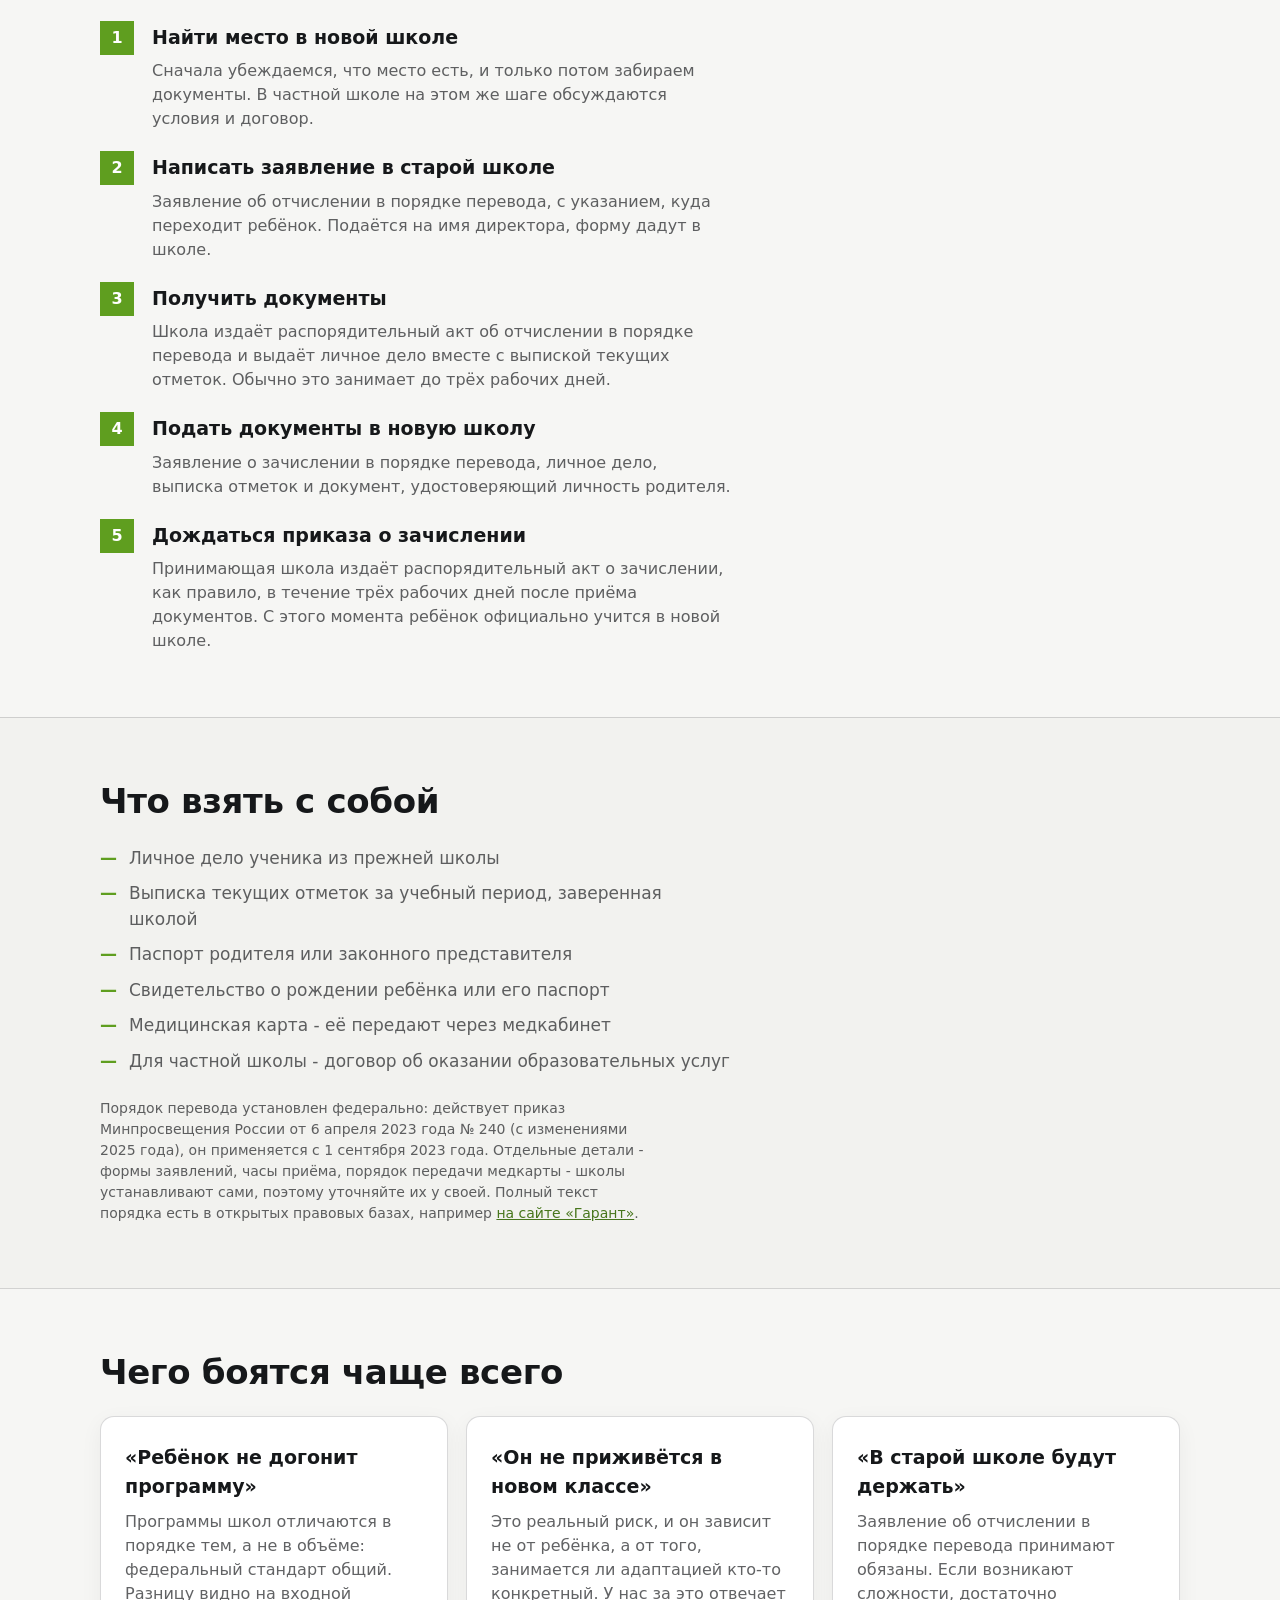
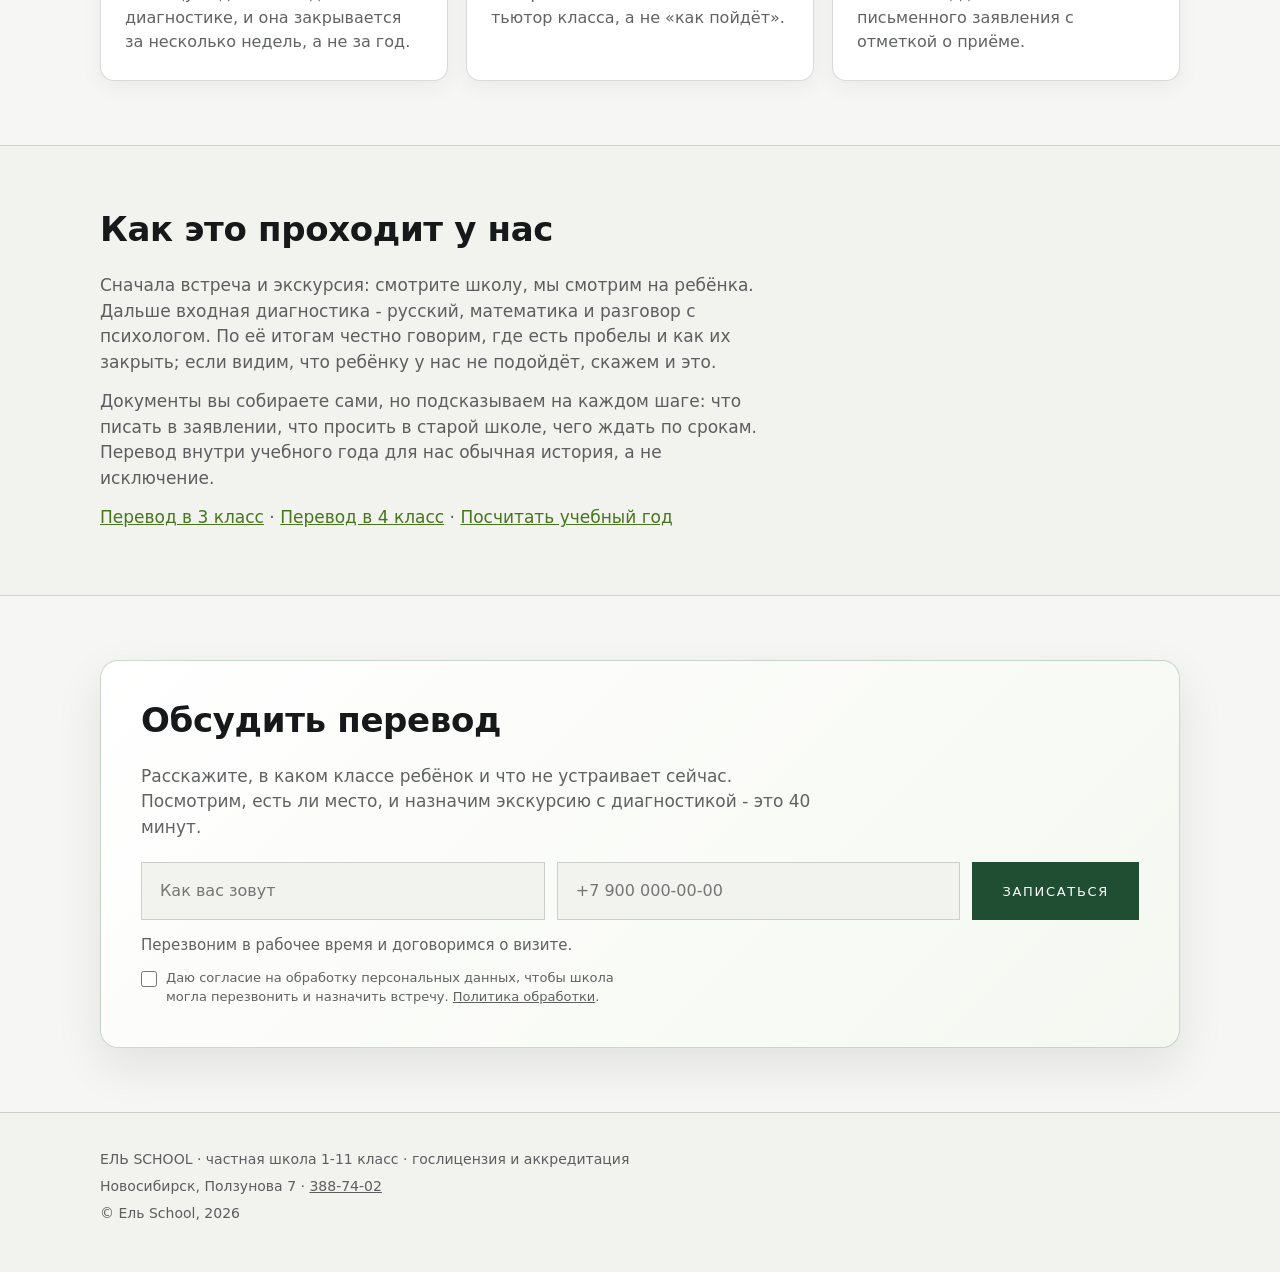
<file: perevod-v-druguyu-shkolu/index.html>
<!DOCTYPE html>
<html lang="ru" class="no-js">
<head>
<meta charset="UTF-8">
<meta name="viewport" content="width=device-width, initial-scale=1.0">
<title>Как перевести ребёнка в другую школу среди учебного года - порядок, документы, сроки</title>
<meta name="description" content="Перевестись можно в любое время учебного года. Пять шагов, какие документы выдаёт старая школа и что подать в новую, что происходит с оценками и почему год не теряется.">
<meta property="og:type" content="article">
<meta property="og:site_name" content="Ель School">
<meta property="og:title" content="Как перевести ребёнка в другую школу среди учебного года">
<meta property="og:description" content="Пять шагов, документы, сроки и что происходит с оценками при переводе.">
<meta property="og:url" content="https://elschool.tech/perevod-v-druguyu-shkolu/">
<meta property="og:image" content="https://elschool.tech/og-cover.jpg">
<meta property="og:image:width" content="1200">
<meta property="og:image:height" content="630">
<meta name="twitter:card" content="summary_large_image">
<meta name="twitter:image" content="https://elschool.tech/og-cover.jpg">
<link rel="canonical" href="https://elschool.tech/perevod-v-druguyu-shkolu/">
<link rel="icon" type="image/svg+xml" href="../favicon.svg">
<link rel="stylesheet" href="../assets/landing.css">
<!-- Yandex.Metrika -->
<script>
(function(m,e,t,r,i,k,a){m[i]=m[i]||function(){(m[i].a=m[i].a||[]).push(arguments)};m[i].l=1*new Date();for(var j=0;j<document.scripts.length;j++){if(document.scripts[j].src===r){return}}k=e.createElement(t),a=e.getElementsByTagName(t)[0],k.async=1,k.src=r,a.parentNode.insertBefore(k,a)})(window,document,"script","https://mc.yandex.ru/metrika/tag.js","ym");
ym(111777976,"init",{clickmap:true,trackLinks:true,accurateTrackBounce:true});
</script>
<!-- /Yandex.Metrika -->
<!-- Calltouch -->
<script>
(function(w,d,n,c){w.CalltouchDataObject=n;w[n]=function(){w[n]["callbacks"].push(arguments)};if(!w[n]["callbacks"]){w[n]["callbacks"]=[]}w[n]["loaded"]=false;if(typeof c!=="object"){c=[c]}w[n]["counters"]=c;for(var i=0;i<c.length;i+=1){p(c[i])}function p(cId){var a=d.getElementsByTagName("script")[0],s=d.createElement("script"),i=function(){a.parentNode.insertBefore(s,a)},m=typeof Array.prototype.find === "function",n=m?"init-min.js":"init.js";s.async=true;s.src="https://mod.calltouch.ru/"+n+"?id="+cId;if(w.opera=="[object Opera]"){d.addEventListener("DOMContentLoaded",i,false)}else{i()}}})(window,document,"ct","4oggmizy");
</script>
<!-- /Calltouch -->
<style>
  .steps{counter-reset:step;display:grid;gap:22px;max-width:62ch;margin-top:24px}
  .steps article{counter-increment:step;position:relative;padding-left:52px}
  .steps article::before{
    content:counter(step);position:absolute;left:0;top:-2px;
    width:34px;height:34px;display:grid;place-items:center;
    background:var(--accent);color:#fff;font-weight:700;font-size:16px}
  .steps h3{font-size:19px;margin-bottom:8px}
  .steps p{font-size:16px}
  .docs{max-width:62ch;margin-top:24px;display:grid;gap:10px}
  .docs div{display:flex;gap:12px;font-size:17px;align-items:flex-start}
  .docs div::before{content:"—";color:var(--accent);font-weight:700}
  .docs span{color:var(--ink-dim)}
  .legal{margin-top:24px;font-size:14px;color:var(--ink-dim);max-width:62ch}
  .legal a{color:var(--accent-ink)}
</style>
<script type="application/ld+json">
{
  "@context": "https://schema.org",
  "@type": "School",
  "@id": "https://elschool.tech/#school",
  "name": "Ель School",
  "alternateName": "ЧОУ «Школа Будущего НСК»",
  "description": "Частная школа полного дня, 1-11 класс. Государственная лицензия и аккредитация, тьютор за каждым классом, самоподготовка и 18 направлений кружков на территории.",
  "url": "https://elschool.tech/",
  "telephone": "+7-383-388-74-02",
  "address": {
    "@type": "PostalAddress",
    "streetAddress": "ул. Ползунова, 7",
    "addressLocality": "Новосибирск",
    "addressRegion": "Новосибирская область",
    "addressCountry": "RU"
  },
  "areaServed": {
    "@type": "City",
    "name": "Новосибирск"
  },
  "sameAs": [
    "https://el.school/",
    "https://vk.com/el.school_nsk",
    "https://t.me/elschoolonline"
  ]
}
</script>
<script type="application/ld+json">
{
  "@context": "https://schema.org",
  "@type": "BreadcrumbList",
  "itemListElement": [
    {
      "@type": "ListItem",
      "position": 1,
      "name": "Ель School",
      "item": "https://elschool.tech/"
    },
    {
      "@type": "ListItem",
      "position": 2,
      "name": "Перевод в другую школу",
      "item": "https://elschool.tech/perevod-v-druguyu-shkolu/"
    }
  ]
}
</script>
<script type="application/ld+json">
{
  "@context": "https://schema.org",
  "@type": "FAQPage",
  "mainEntity": [
    {
      "@type": "Question",
      "name": "Можно ли перевести ребёнка в другую школу среди учебного года?",
      "acceptedAnswer": {
        "@type": "Answer",
        "text": "Да, перевод возможен в любое время учебного года. Ждать конца четверти или лета не нужно, единственное ограничение - наличие свободного места в принимающей школе."
      }
    },
    {
      "@type": "Question",
      "name": "Потеряет ли ребёнок год при переводе?",
      "acceptedAnswer": {
        "@type": "Answer",
        "text": "Нет. Ребёнок продолжает учиться в том же классе, а текущие отметки переходят вместе с ним выпиской из электронного журнала."
      }
    },
    {
      "@type": "Question",
      "name": "Какие документы нужны для перевода в другую школу?",
      "acceptedAnswer": {
        "@type": "Answer",
        "text": "Личное дело ученика, выписка текущих отметок за учебный период, паспорт родителя, свидетельство о рождении или паспорт ребёнка и медицинская карта. Частная школа дополнительно заключает договор об оказании образовательных услуг."
      }
    },
    {
      "@type": "Question",
      "name": "Может ли школа не отпустить ребёнка?",
      "acceptedAnswer": {
        "@type": "Answer",
        "text": "Нет. Отчисление в порядке перевода производится по заявлению родителя, удерживать ребёнка или его документы школа не вправе."
      }
    }
  ]
}
</script>
</head>
<body data-landing="perevod-v-druguyu-shkolu">

<header>
  <div class="wrap row">
    <a href="/" class="logo">ЕЛЬ<b>·</b>SCHOOL</a>
    <a class="tel" href="tel:+73833887402">388-74-02</a>
  </div>
</header>
<a class="mobile-book" href="#zapis">Записаться</a>

<section class="hero hero--documentary">
  <div class="wrap inner">
  <div class="hero-copy">
    <h1>Как перевести ребёнка <em>в другую школу</em> среди учебного года</h1>
    <p class="lead">Перевестись можно в любое время года, а не только летом. Год при этом
      не теряется, оценки сохраняются, и удерживать ребёнка школа не вправе.
      Ниже - порядок из пяти шагов и список документов.</p>
    <a class="btn" href="#zapis">Обсудить перевод</a>
    <div class="note">Если решаете, стоит ли переводить вообще - на экскурсии скажем честно, подойдёт ли ребёнку у нас.</div>
    <ul class="hero-proof" aria-label="Что важно знать о школе"><li>Гослицензия</li><li>Тьютор на адаптации</li><li>Новосибирск · Ползунова, 7</li></ul>
  </div>
  <figure class="hero-media"><img src="../assets/photos/perevod-support.jpg" alt="Педагог помогает ученикам на занятии"><figcaption><strong>Не начинать с одиночества</strong>Сначала знакомимся с ребёнком и его задачей, затем строим переход.</figcaption></figure>
  </div>
</section>

<section class="photo-story"><div class="wrap"><figure><img src="../assets/photos/perevod-school-space.jpg" alt="Пространство Ель School"></figure><div class="story-copy"><h2>Новое место должно стать понятным</h2><p>На экскурсии можно пройти тот же путь, который ребёнок будет проходить каждый день: классы, общие зоны, педагоги и расписание.</p></div></div></section>

<section class="photo-gallery"><div class="wrap"><div class="gallery-head"><div><div class="eyebrow">Войти в новую среду</div><h2>Сначала увидеть людей и пространство</h2></div><p>Перевод начинается не с заявления, а с ощущения ребёнка: здесь можно говорить, спрашивать и быть в группе.</p></div><div class="photo-gallery-grid"><figure><img src="../assets/photos/gallery-37.jpg" alt="Педагог и ученики за общим столом"><figcaption>Взрослый рядом в первый день</figcaption></figure><figure><img src="../assets/photos/gallery-22.jpg" alt="Педагог рядом с детьми"><figcaption>Контакт, а не формальность</figcaption></figure><figure><img src="../assets/photos/gallery-30.jpg" alt="Общее пространство школы"><figcaption>Понятная среда</figcaption></figure><figure><img src="../assets/photos/gallery-27.jpg" alt="Класс Ель School"><figcaption>Место для спокойной работы</figcaption></figure><figure><img src="../assets/photos/gallery-35.jpg" alt="Ребёнок за занятием"><figcaption>Внимание к человеку</figcaption></figure></div></div></section>

<section class="block">
  <div class="wrap">
    <h2>Три вещи, которые снимают половину тревоги</h2>
    <p><strong>Перевод возможен в любое время учебного года.</strong> Ждать конца четверти
      или мая не нужно. Ограничение одно - наличие свободного места в принимающей школе.</p>
    <p><strong>Год не теряется.</strong> Ребёнок продолжает учиться в том же классе,
      а текущие отметки переходят вместе с ним выпиской из электронного журнала.</p>
    <p><strong>Старая школа не может «не отпустить».</strong> Отчисление в порядке перевода -
      это её обязанность по заявлению родителя, а не жест доброй воли. Документы тоже
      удерживать нельзя.</p>
  </div>
</section>

<section class="block">
  <div class="wrap">
    <h2>Порядок из пяти шагов</h2>
    <div class="steps">
      <article>
        <h3>Найти место в новой школе</h3>
        <p>Сначала убеждаемся, что место есть, и только потом забираем документы.
          В частной школе на этом же шаге обсуждаются условия и договор.</p>
      </article>
      <article>
        <h3>Написать заявление в старой школе</h3>
        <p>Заявление об отчислении в порядке перевода, с указанием, куда переходит ребёнок.
          Подаётся на имя директора, форму дадут в школе.</p>
      </article>
      <article>
        <h3>Получить документы</h3>
        <p>Школа издаёт распорядительный акт об отчислении в порядке перевода
          и выдаёт личное дело вместе с выпиской текущих отметок. Обычно это занимает
          до трёх рабочих дней.</p>
      </article>
      <article>
        <h3>Подать документы в новую школу</h3>
        <p>Заявление о зачислении в порядке перевода, личное дело, выписка отметок
          и документ, удостоверяющий личность родителя.</p>
      </article>
      <article>
        <h3>Дождаться приказа о зачислении</h3>
        <p>Принимающая школа издаёт распорядительный акт о зачислении, как правило,
          в течение трёх рабочих дней после приёма документов. С этого момента ребёнок
          официально учится в новой школе.</p>
      </article>
    </div>
  </div>
</section>

<section class="block">
  <div class="wrap">
    <h2>Что взять с собой</h2>
    <div class="docs">
      <div><span>Личное дело ученика из прежней школы</span></div>
      <div><span>Выписка текущих отметок за учебный период, заверенная школой</span></div>
      <div><span>Паспорт родителя или законного представителя</span></div>
      <div><span>Свидетельство о рождении ребёнка или его паспорт</span></div>
      <div><span>Медицинская карта - её передают через медкабинет</span></div>
      <div><span>Для частной школы - договор об оказании образовательных услуг</span></div>
    </div>
    <p class="legal">Порядок перевода установлен федерально: действует приказ Минпросвещения
      России от 6 апреля 2023 года № 240 (с изменениями 2025 года), он применяется
      с 1 сентября 2023 года. Отдельные детали - формы заявлений, часы приёма, порядок
      передачи медкарты - школы устанавливают сами, поэтому уточняйте их у своей.
      Полный текст порядка есть в открытых правовых базах,
      например <a href="https://www.garant.ru/hotlaw/federal/1624426/" rel="nofollow noopener" target="_blank">на сайте «Гарант»</a>.</p>
  </div>
</section>

<section class="block">
  <div class="wrap">
    <h2>Чего боятся чаще всего</h2>
    <div class="grid">
      <article>
        <h3>«Ребёнок не догонит программу»</h3>
        <p>Программы школ отличаются в порядке тем, а не в объёме: федеральный стандарт
          общий. Разницу видно на входной диагностике, и она закрывается за несколько
          недель, а не за год.</p>
      </article>
      <article>
        <h3>«Он не приживётся в новом классе»</h3>
        <p>Это реальный риск, и он зависит не от ребёнка, а от того, занимается ли адаптацией
          кто-то конкретный. У нас за это отвечает тьютор класса, а не «как пойдёт».</p>
      </article>
      <article>
        <h3>«В старой школе будут держать»</h3>
        <p>Заявление об отчислении в порядке перевода принимают обязаны. Если возникают
          сложности, достаточно письменного заявления с отметкой о приёме.</p>
      </article>
    </div>
  </div>
</section>

<section class="block">
  <div class="wrap">
    <h2>Как это проходит у нас</h2>
    <p>Сначала встреча и экскурсия: смотрите школу, мы смотрим на ребёнка. Дальше входная
      диагностика - русский, математика и разговор с психологом. По её итогам честно
      говорим, где есть пробелы и как их закрыть; если видим, что ребёнку у нас
      не подойдёт, скажем и это.</p>
    <p>Документы вы собираете сами, но подсказываем на каждом шаге: что писать
      в заявлении, что просить в старой школе, чего ждать по срокам. Перевод внутри
      учебного года для нас обычная история, а не исключение.</p>
    <p><a href="/3-klass/" style="color:var(--accent-ink)">Перевод в 3 класс</a> ·
       <a href="/4-klass/" style="color:var(--accent-ink)">Перевод в 4 класс</a> ·
       <a href="/skolko-stoit-god/" style="color:var(--accent-ink)">Посчитать учебный год</a></p>
  </div>
</section>

<section class="block" id="zapis">
  <div class="wrap">
    <div class="form-wrap">
      <h2>Обсудить перевод</h2>
      <p>Расскажите, в каком классе ребёнок и что не устраивает сейчас. Посмотрим,
        есть ли место, и назначим экскурсию с диагностикой - это 40 минут.</p>
      <form id="leadForm" novalidate>
        <input type="text" name="name" autocomplete="name" aria-label="Имя" placeholder="Как вас зовут" required>
        <input type="tel" name="phone" autocomplete="tel" aria-label="Телефон" placeholder="+7 900 000-00-00" required>
        <input type="text" name="company" id="leadCompany" class="hp" tabindex="-1" autocomplete="off" aria-hidden="true">
        <button class="btn" type="submit">Записаться</button>
      </form>
      <div class="form-note" id="leadNote" aria-live="polite">Перезвоним в рабочее время и договоримся о визите.</div>
      <label class="consent"><input type="checkbox" id="leadConsent" name="consent">
        <span>Даю согласие на обработку персональных данных, чтобы школа могла перезвонить
        и назначить встречу. <a href="/politika-personalnyh-dannyh/">Политика обработки</a>.</span></label>
    </div>
  </div>
</section>

<footer class="site">
  <div class="wrap">
    <div>ЕЛЬ SCHOOL · частная школа 1-11 класс · гослицензия и аккредитация</div>
    <div>Новосибирск, Ползунова 7 · <a href="tel:+73833887402" style="color:inherit">388-74-02</a></div>
    <div>© Ель School, 2026</div>
  </div>
</footer>

<script src="../assets/landing.js"></script>
</body>
</html>
</file>
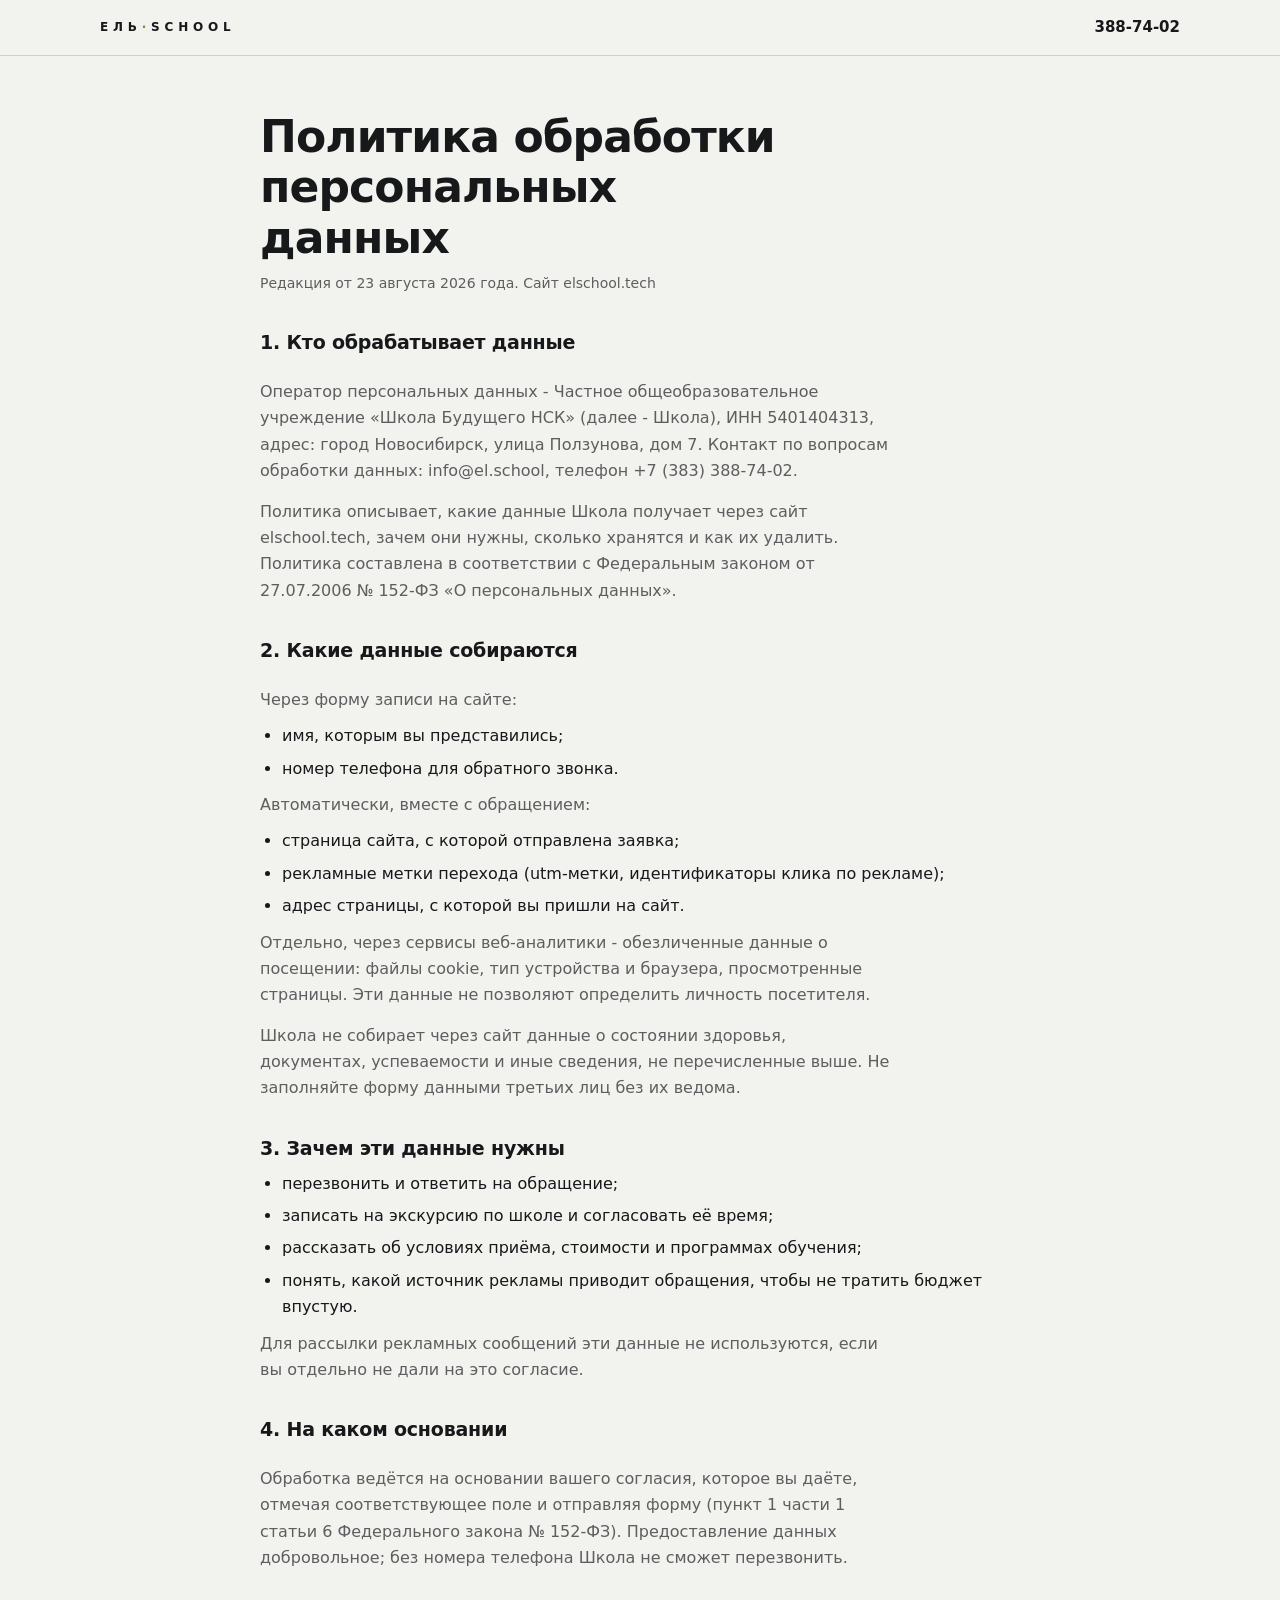
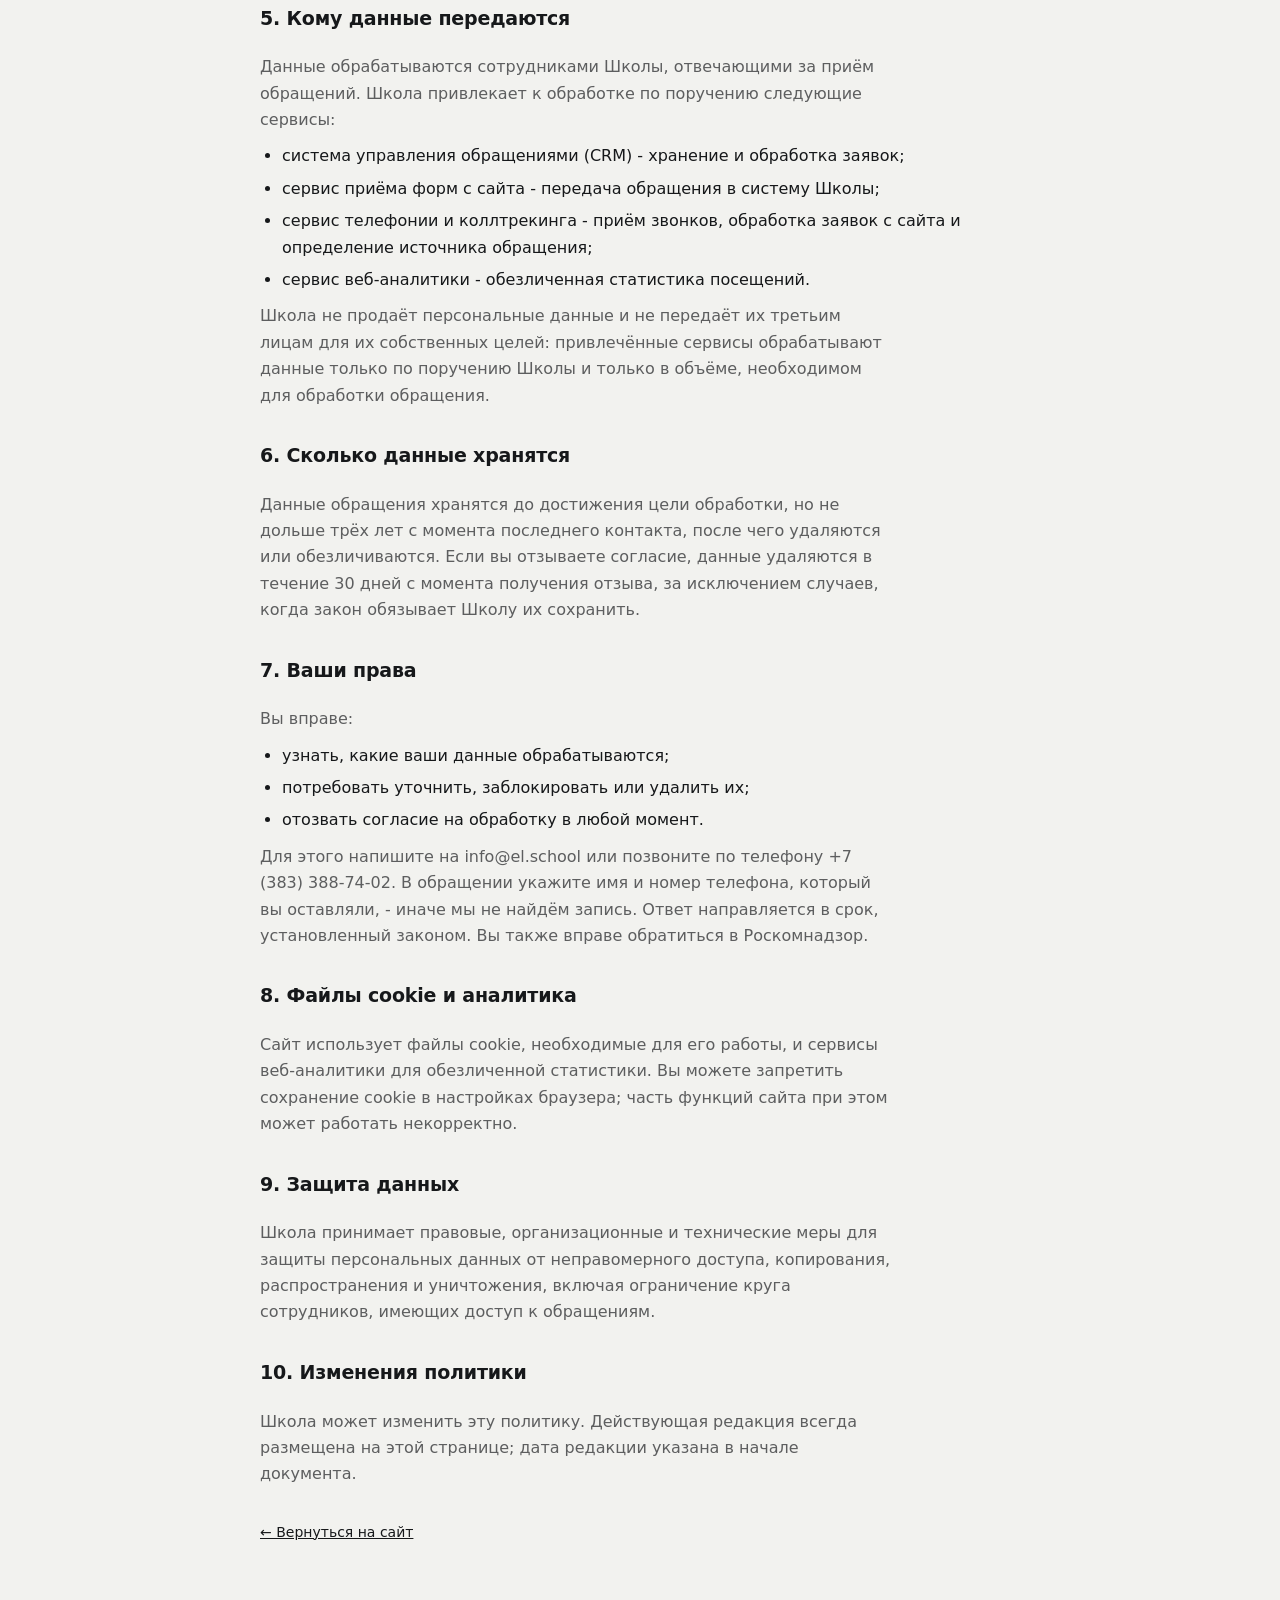
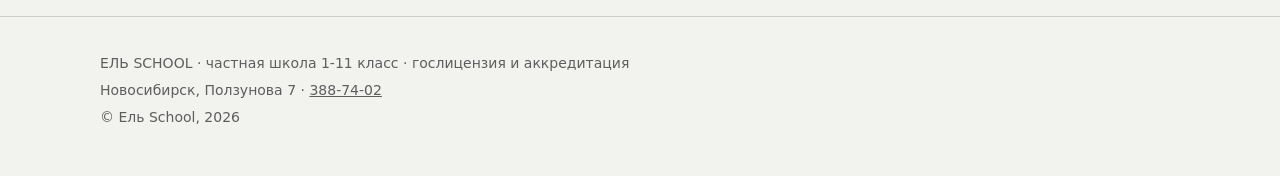
<file: politika-personalnyh-dannyh/index.html>
<!DOCTYPE html>
<html lang="ru" class="no-js">
<head>
<meta charset="UTF-8">
<meta name="viewport" content="width=device-width, initial-scale=1.0">
<title>Политика обработки персональных данных - Ель School</title>
<meta name="description" content="Как частная школа Ель School (ЧОУ «Школа Будущего НСК») обрабатывает персональные данные посетителей сайта: какие данные собираются, зачем, кому передаются и как отозвать согласие.">
<meta name="robots" content="index, follow">
<link rel="canonical" href="https://elschool.tech/politika-personalnyh-dannyh/">
<link rel="icon" type="image/svg+xml" href="../favicon.svg">
<link rel="stylesheet" href="../assets/landing.css">
<style>
  .doc{max-width:760px;margin:0 auto;padding:56px 0 72px}
  .doc h1{font-size:clamp(28px,4vw,44px);line-height:1.15;margin:0 0 10px}
  .doc .meta{color:var(--ink-dim);font-size:14px;margin-bottom:36px}
  .doc h2{font-size:19px;margin:34px 0 10px;line-height:1.3}
  .doc p,.doc li{font-size:16px;line-height:1.65}
  .doc ul{padding-left:22px;margin:10px 0}
  .doc li{margin-bottom:6px}
  .doc a{color:inherit}
  .doc .back{display:inline-block;margin-top:34px;font-size:14px}
</style>
<!-- Yandex.Metrika -->
<script>
(function(m,e,t,r,i,k,a){m[i]=m[i]||function(){(m[i].a=m[i].a||[]).push(arguments)};m[i].l=1*new Date();for(var j=0;j<document.scripts.length;j++){if(document.scripts[j].src===r){return}}k=e.createElement(t),a=e.getElementsByTagName(t)[0],k.async=1,k.src=r,a.parentNode.insertBefore(k,a)})(window,document,"script","https://mc.yandex.ru/metrika/tag.js","ym");
ym(111777976,"init",{clickmap:true,trackLinks:true,accurateTrackBounce:true});
</script>
<!-- /Yandex.Metrika -->
</head>
<body data-landing="politika">

<header>
  <div class="wrap row">
    <a href="/" class="logo">ЕЛЬ<b>·</b>SCHOOL</a>
    <a class="tel" href="tel:+73833887402">388-74-02</a>
  </div>
</header>

<main class="wrap">
<article class="doc">

  <h1>Политика обработки персональных данных</h1>
  <div class="meta">Редакция от 23 августа 2026 года. Сайт elschool.tech</div>

  <h2>1. Кто обрабатывает данные</h2>
  <p>Оператор персональных данных - Частное общеобразовательное учреждение «Школа
  Будущего НСК» (далее - Школа), ИНН 5401404313, адрес: город Новосибирск,
  улица Ползунова, дом 7. Контакт по вопросам обработки данных: info@el.school,
  телефон +7 (383) 388-74-02.</p>
  <p>Политика описывает, какие данные Школа получает через сайт elschool.tech,
  зачем они нужны, сколько хранятся и как их удалить. Политика составлена
  в соответствии с Федеральным законом от 27.07.2006 № 152-ФЗ «О персональных
  данных».</p>

  <h2>2. Какие данные собираются</h2>
  <p>Через форму записи на сайте:</p>
  <ul>
    <li>имя, которым вы представились;</li>
    <li>номер телефона для обратного звонка.</li>
  </ul>
  <p>Автоматически, вместе с обращением:</p>
  <ul>
    <li>страница сайта, с которой отправлена заявка;</li>
    <li>рекламные метки перехода (utm-метки, идентификаторы клика по рекламе);</li>
    <li>адрес страницы, с которой вы пришли на сайт.</li>
  </ul>
  <p>Отдельно, через сервисы веб-аналитики - обезличенные данные о посещении:
  файлы cookie, тип устройства и браузера, просмотренные страницы. Эти данные
  не позволяют определить личность посетителя.</p>
  <p>Школа не собирает через сайт данные о состоянии здоровья, документах,
  успеваемости и иные сведения, не перечисленные выше. Не заполняйте форму
  данными третьих лиц без их ведома.</p>

  <h2>3. Зачем эти данные нужны</h2>
  <ul>
    <li>перезвонить и ответить на обращение;</li>
    <li>записать на экскурсию по школе и согласовать её время;</li>
    <li>рассказать об условиях приёма, стоимости и программах обучения;</li>
    <li>понять, какой источник рекламы приводит обращения, чтобы не тратить
    бюджет впустую.</li>
  </ul>
  <p>Для рассылки рекламных сообщений эти данные не используются, если вы
  отдельно не дали на это согласие.</p>

  <h2>4. На каком основании</h2>
  <p>Обработка ведётся на основании вашего согласия, которое вы даёте, отмечая
  соответствующее поле и отправляя форму (пункт 1 части 1 статьи 6 Федерального
  закона № 152-ФЗ). Предоставление данных добровольное; без номера телефона Школа
  не сможет перезвонить.</p>

  <h2>5. Кому данные передаются</h2>
  <p>Данные обрабатываются сотрудниками Школы, отвечающими за приём обращений.
  Школа привлекает к обработке по поручению следующие сервисы:</p>
  <ul>
    <li>система управления обращениями (CRM) - хранение и обработка заявок;</li>
    <li>сервис приёма форм с сайта - передача обращения в систему Школы;</li>
    <li>сервис телефонии и коллтрекинга - приём звонков, обработка заявок с сайта
    и определение источника обращения;</li>
    <li>сервис веб-аналитики - обезличенная статистика посещений.</li>
  </ul>
  <p>Школа не продаёт персональные данные и не передаёт их третьим лицам для их
  собственных целей: привлечённые сервисы обрабатывают данные только по поручению
  Школы и только в объёме, необходимом для обработки обращения.</p>

  <h2>6. Сколько данные хранятся</h2>
  <p>Данные обращения хранятся до достижения цели обработки, но не дольше трёх лет
  с момента последнего контакта, после чего удаляются или обезличиваются. Если вы
  отзываете согласие, данные удаляются в течение 30 дней с момента получения
  отзыва, за исключением случаев, когда закон обязывает Школу их сохранить.</p>

  <h2>7. Ваши права</h2>
  <p>Вы вправе:</p>
  <ul>
    <li>узнать, какие ваши данные обрабатываются;</li>
    <li>потребовать уточнить, заблокировать или удалить их;</li>
    <li>отозвать согласие на обработку в любой момент.</li>
  </ul>
  <p>Для этого напишите на info@el.school или позвоните по телефону
  +7 (383) 388-74-02. В обращении укажите имя и номер телефона, который вы
  оставляли, - иначе мы не найдём запись. Ответ направляется в срок, установленный
  законом. Вы также вправе обратиться в Роскомнадзор.</p>

  <h2>8. Файлы cookie и аналитика</h2>
  <p>Сайт использует файлы cookie, необходимые для его работы, и сервисы
  веб-аналитики для обезличенной статистики. Вы можете запретить сохранение cookie
  в настройках браузера; часть функций сайта при этом может работать некорректно.</p>

  <h2>9. Защита данных</h2>
  <p>Школа принимает правовые, организационные и технические меры для защиты
  персональных данных от неправомерного доступа, копирования, распространения
  и уничтожения, включая ограничение круга сотрудников, имеющих доступ
  к обращениям.</p>

  <h2>10. Изменения политики</h2>
  <p>Школа может изменить эту политику. Действующая редакция всегда размещена
  на этой странице; дата редакции указана в начале документа.</p>

  <a class="back" href="/">← Вернуться на сайт</a>

</article>
</main>

<footer class="site">
  <div class="wrap">
    <div>ЕЛЬ SCHOOL · частная школа 1-11 класс · гослицензия и аккредитация</div>
    <div>Новосибирск, Ползунова 7 · <a href="tel:+73833887402" style="color:inherit">388-74-02</a></div>
    <div>© Ель School, 2026</div>
  </div>
</footer>

</body>
</html>
</file>
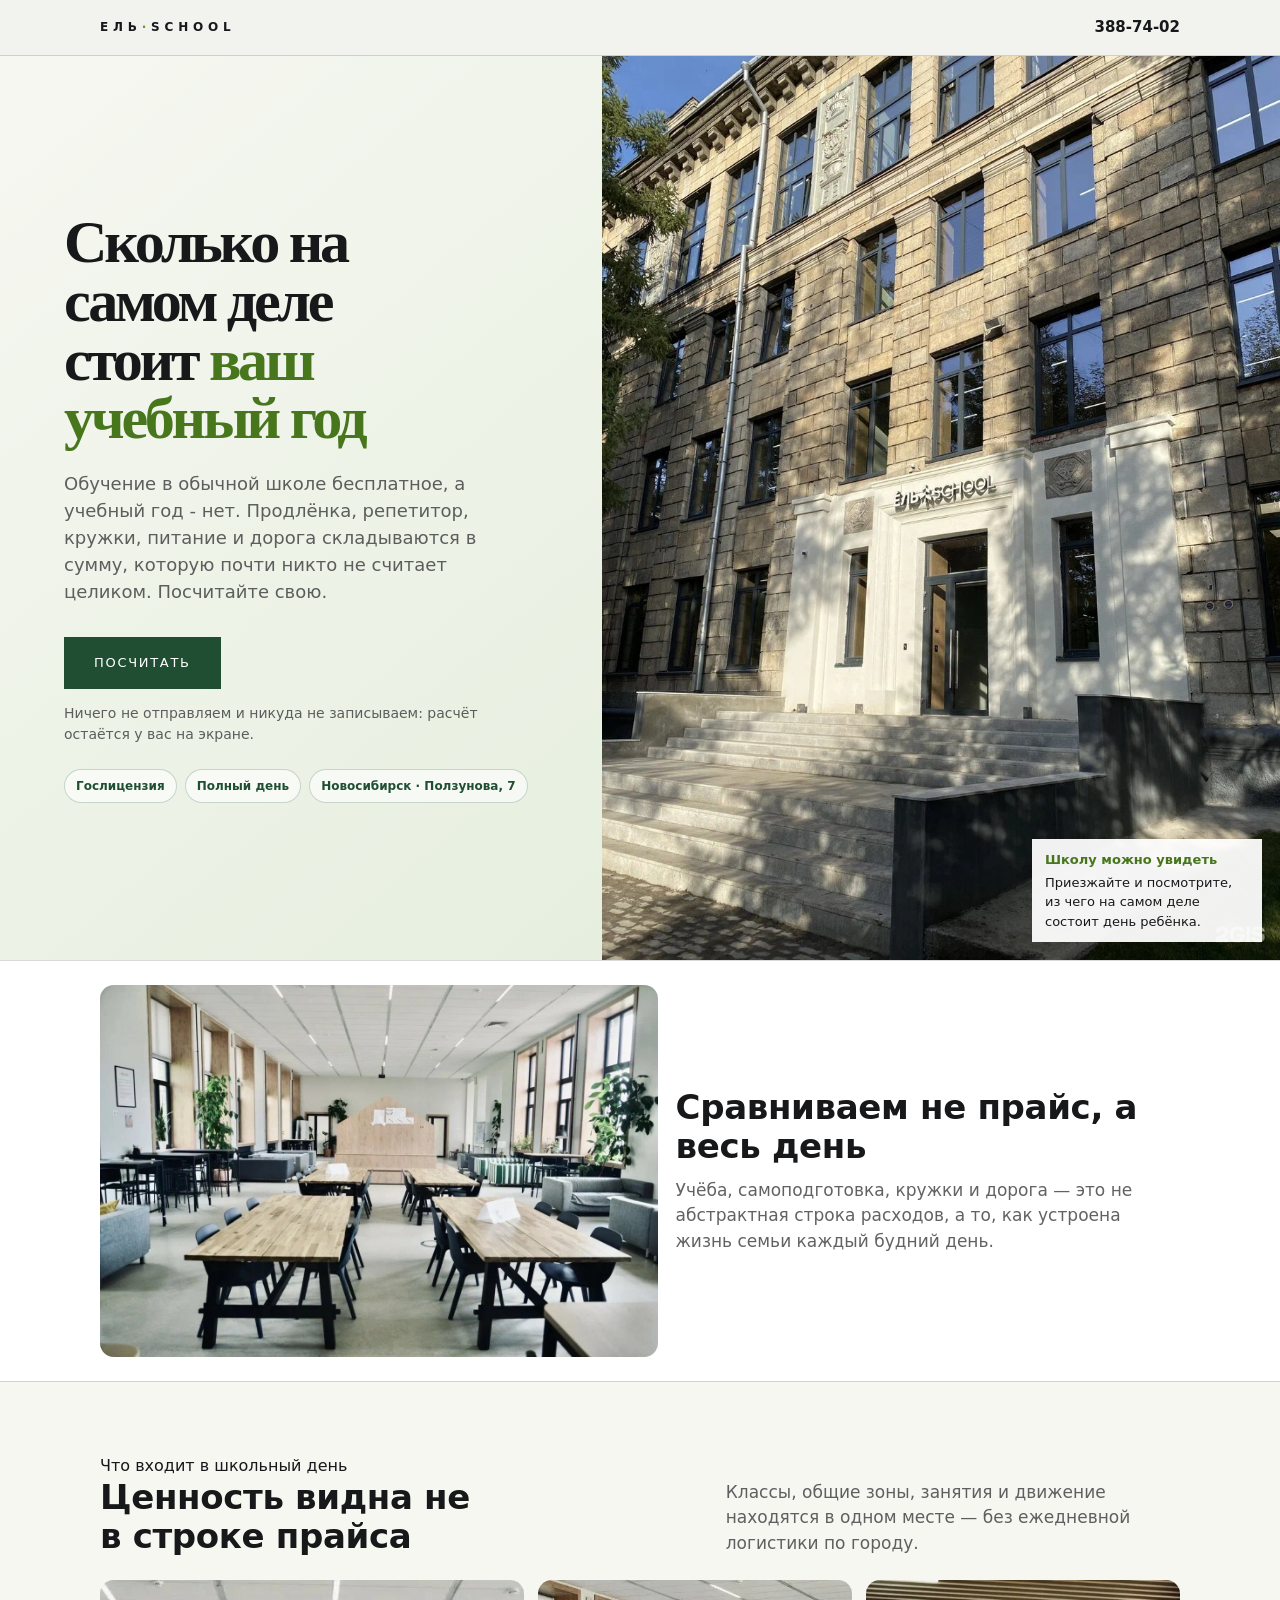
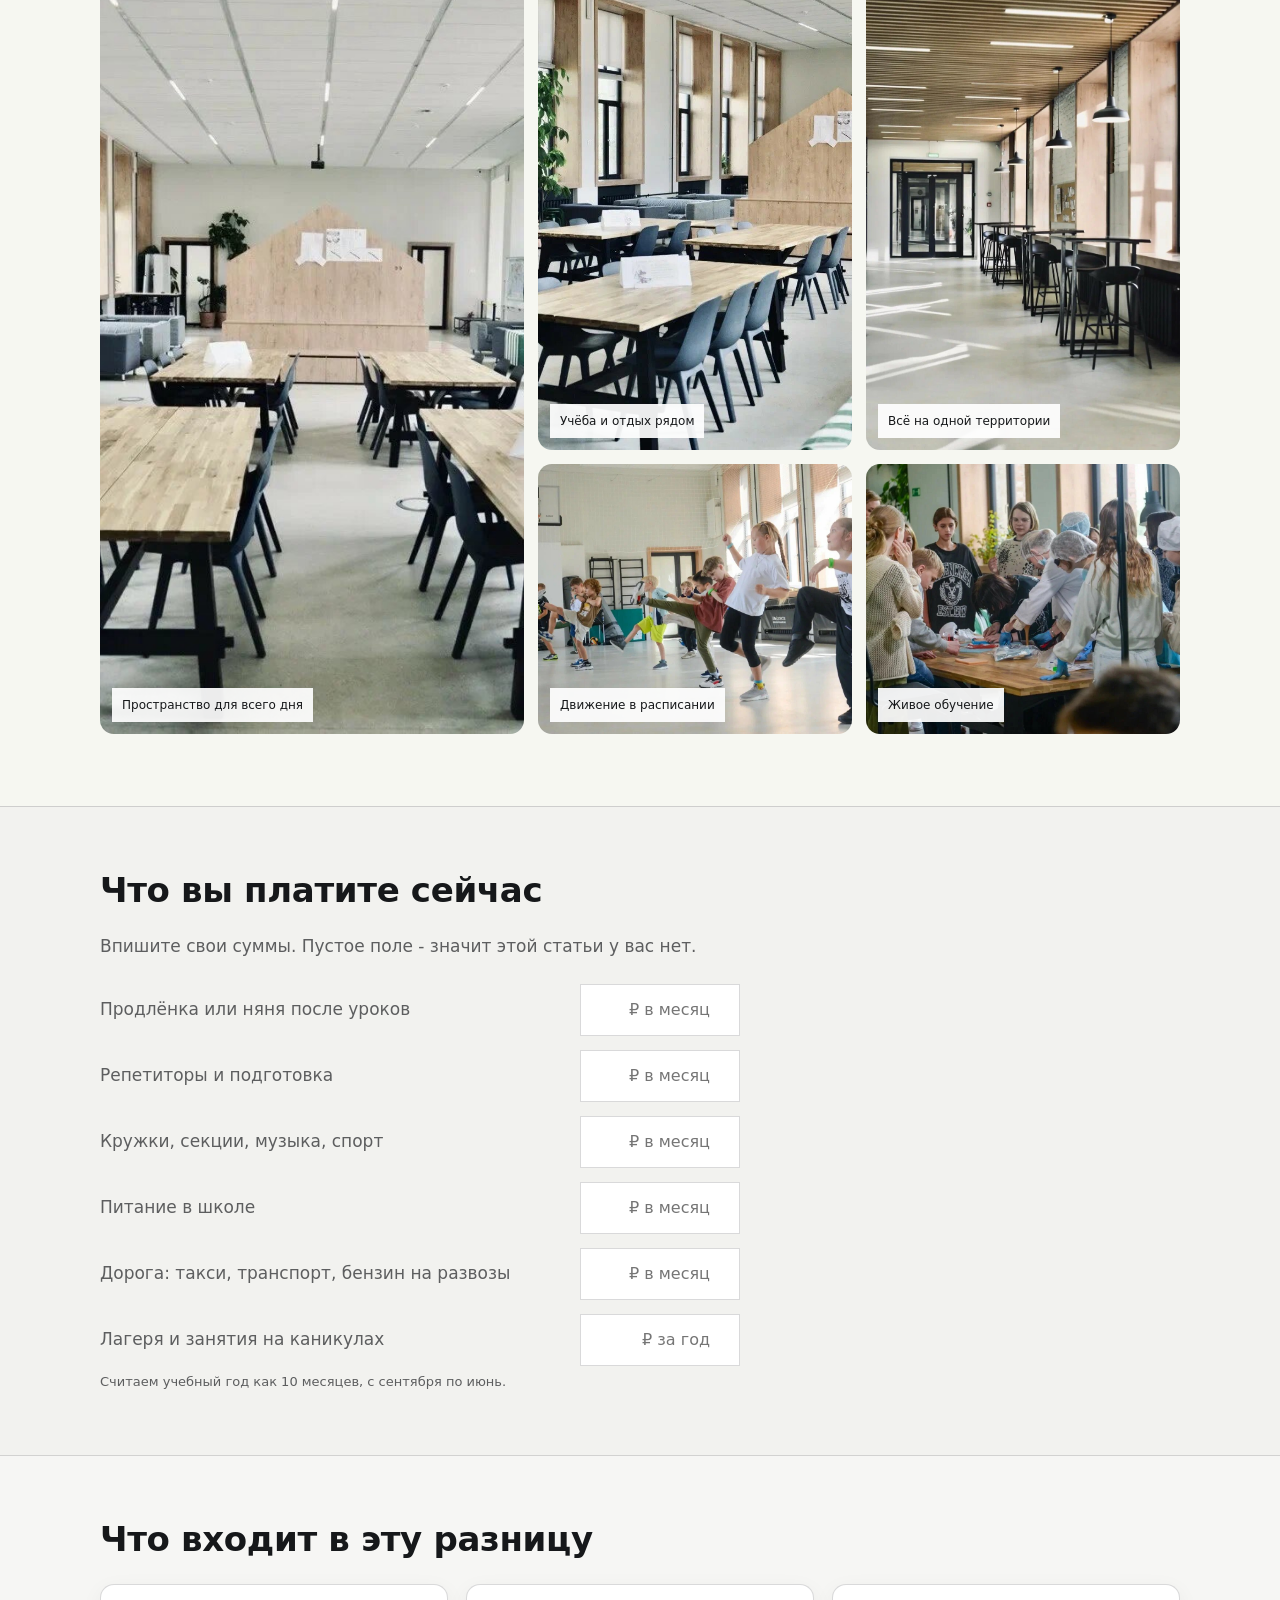
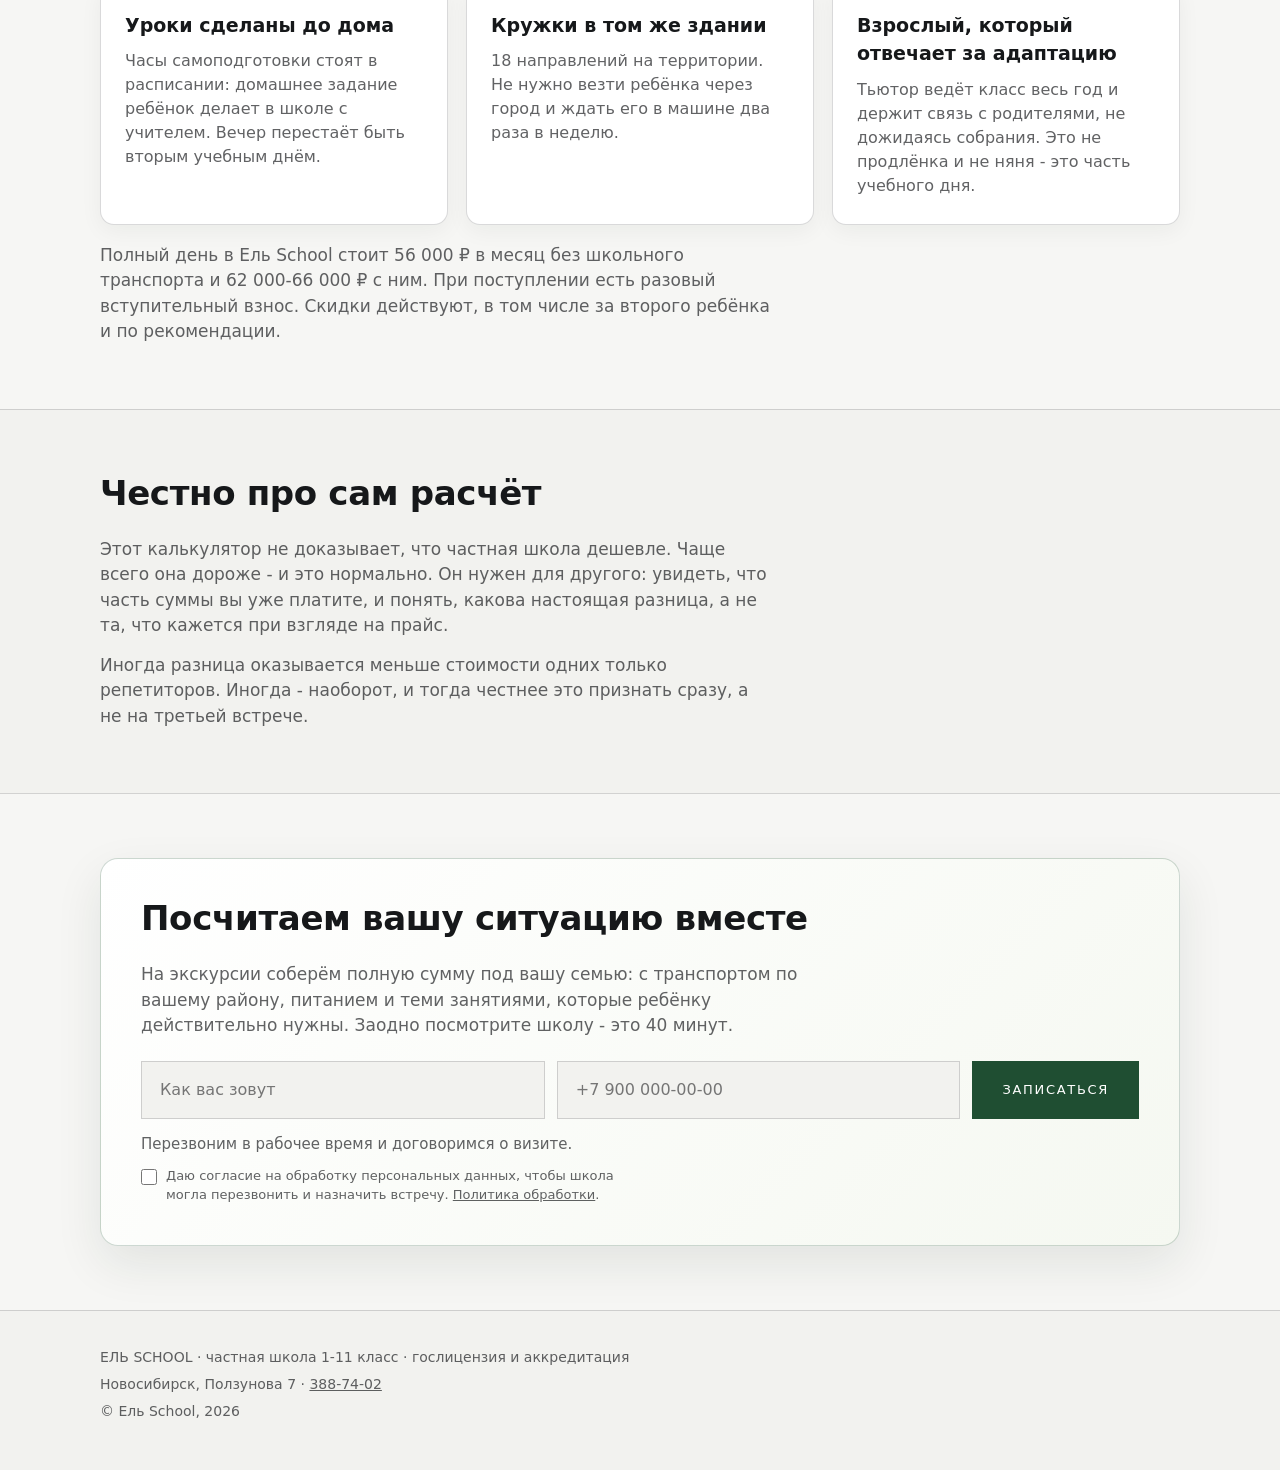
<file: skolko-stoit-god/index.html>
<!DOCTYPE html>
<html lang="ru" class="no-js">
<head>
<meta charset="UTF-8">
<meta name="viewport" content="width=device-width, initial-scale=1.0">
<title>Сколько на самом деле стоит учебный год - расчёт для родителей, Новосибирск</title>
<meta name="description" content="Продлёнка, репетиторы, кружки, питание и дорога складываются в сумму, которую редко считают целиком. Посчитайте свой учебный год и сравните с полным днём в школе.">
<meta property="og:type" content="website">
<meta property="og:site_name" content="Ель School">
<meta property="og:title" content="Сколько на самом деле стоит ваш учебный год">
<meta property="og:description" content="Считаем то, что семья уже тратит: продлёнка, репетиторы, кружки, питание, дорога.">
<meta property="og:url" content="https://elschool.tech/skolko-stoit-god/">
<meta property="og:image" content="https://elschool.tech/og-cover.jpg">
<meta property="og:image:width" content="1200">
<meta property="og:image:height" content="630">
<meta name="twitter:card" content="summary_large_image">
<meta name="twitter:image" content="https://elschool.tech/og-cover.jpg">
<link rel="canonical" href="https://elschool.tech/skolko-stoit-god/">
<link rel="icon" type="image/svg+xml" href="../favicon.svg">
<link rel="stylesheet" href="../assets/landing.css">
<!-- Yandex.Metrika -->
<script>
(function(m,e,t,r,i,k,a){m[i]=m[i]||function(){(m[i].a=m[i].a||[]).push(arguments)};m[i].l=1*new Date();for(var j=0;j<document.scripts.length;j++){if(document.scripts[j].src===r){return}}k=e.createElement(t),a=e.getElementsByTagName(t)[0],k.async=1,k.src=r,a.parentNode.insertBefore(k,a)})(window,document,"script","https://mc.yandex.ru/metrika/tag.js","ym");
ym(111777976,"init",{clickmap:true,trackLinks:true,accurateTrackBounce:true});
</script>
<!-- /Yandex.Metrika -->
<!-- Calltouch -->
<script>
(function(w,d,n,c){w.CalltouchDataObject=n;w[n]=function(){w[n]["callbacks"].push(arguments)};if(!w[n]["callbacks"]){w[n]["callbacks"]=[]}w[n]["loaded"]=false;if(typeof c!=="object"){c=[c]}w[n]["counters"]=c;for(var i=0;i<c.length;i+=1){p(c[i])}function p(cId){var a=d.getElementsByTagName("script")[0],s=d.createElement("script"),i=function(){a.parentNode.insertBefore(s,a)},m=typeof Array.prototype.find === "function",n=m?"init-min.js":"init.js";s.async=true;s.src="https://mod.calltouch.ru/"+n+"?id="+cId;if(w.opera=="[object Opera]"){d.addEventListener("DOMContentLoaded",i,false)}else{i()}}})(window,document,"ct","4oggmizy");
</script>
<!-- /Calltouch -->
<style>
  .calc{display:grid;gap:14px;max-width:640px;margin-top:24px}
  .calc label{display:grid;grid-template-columns:1fr 160px;gap:14px;align-items:center;font-size:17px}
  .calc label span{color:var(--ink-dim)}
  .calc input{padding:13px 14px;font:inherit;font-size:16px;background:#fff;border:1px solid var(--line);color:var(--ink);text-align:right}
  .calc input:focus{outline:2px solid var(--accent);outline-offset:-2px}
  .calc .hint{font-size:13px;color:var(--ink-dim);grid-column:1 / -1;margin-top:-8px}
  .result{margin-top:28px;padding:26px;background:#fff;border:1px solid var(--line);max-width:640px}
  .result .row{display:flex;justify-content:space-between;gap:16px;font-size:17px;padding:8px 0}
  .result .row b{font-size:22px;font-variant-numeric:tabular-nums}
  .result .diff{margin-top:14px;padding-top:16px;border-top:1px solid var(--line)}
  .result .diff .word{font-size:15px;color:var(--ink-dim)}
  .result .diff .val{font-size:28px;font-weight:700;color:var(--accent-ink);font-variant-numeric:tabular-nums}
  @media(max-width:600px){
    .calc label{grid-template-columns:1fr;gap:6px}
    .calc input{text-align:left}
  }
</style>
<script type="application/ld+json">
{
  "@context": "https://schema.org",
  "@type": "School",
  "@id": "https://elschool.tech/#school",
  "name": "Ель School",
  "alternateName": "ЧОУ «Школа Будущего НСК»",
  "description": "Частная школа полного дня, 1-11 класс. Государственная лицензия и аккредитация, тьютор за каждым классом, самоподготовка и 18 направлений кружков на территории.",
  "url": "https://elschool.tech/",
  "telephone": "+7-383-388-74-02",
  "address": {
    "@type": "PostalAddress",
    "streetAddress": "ул. Ползунова, 7",
    "addressLocality": "Новосибирск",
    "addressRegion": "Новосибирская область",
    "addressCountry": "RU"
  },
  "areaServed": {
    "@type": "City",
    "name": "Новосибирск"
  },
  "sameAs": [
    "https://el.school/",
    "https://vk.com/el.school_nsk",
    "https://t.me/elschoolonline"
  ]
}
</script>
<script type="application/ld+json">
{
  "@context": "https://schema.org",
  "@type": "BreadcrumbList",
  "itemListElement": [
    {
      "@type": "ListItem",
      "position": 1,
      "name": "Ель School",
      "item": "https://elschool.tech/"
    },
    {
      "@type": "ListItem",
      "position": 2,
      "name": "Сколько стоит учебный год",
      "item": "https://elschool.tech/skolko-stoit-god/"
    }
  ]
}
</script>
</head>
<body data-landing="skolko-stoit-god">

<header>
  <div class="wrap row">
    <a href="/" class="logo">ЕЛЬ<b>·</b>SCHOOL</a>
    <a class="tel" href="tel:+73833887402">388-74-02</a>
  </div>
</header>
<a class="mobile-book" href="#zapis">Записаться</a>

<section class="hero hero--documentary">
  <div class="wrap inner">
  <div class="hero-copy">
    <h1>Сколько на самом деле стоит <em>ваш учебный год</em></h1>
    <p class="lead">Обучение в обычной школе бесплатное, а учебный год - нет.
      Продлёнка, репетитор, кружки, питание и дорога складываются в сумму,
      которую почти никто не считает целиком. Посчитайте свою.</p>
    <a class="btn" href="#calc">Посчитать</a>
    <div class="note">Ничего не отправляем и никуда не записываем: расчёт остаётся у вас на экране.</div>
    <ul class="hero-proof" aria-label="Что важно знать о школе"><li>Гослицензия</li><li>Полный день</li><li>Новосибирск · Ползунова, 7</li></ul>
  </div>
  <figure class="hero-media"><img src="../assets/photos/stoimost-facade.jpg" alt="Фасад Ель School на Ползунова, 7"><figcaption><strong>Школу можно увидеть</strong>Приезжайте и посмотрите, из чего на самом деле состоит день ребёнка.</figcaption></figure>
  </div>
</section>

<section class="photo-story"><div class="wrap"><figure><img src="../assets/photos/stoimost-space.jpg" alt="Общее пространство Ель School"></figure><div class="story-copy"><h2>Сравниваем не прайс, а весь день</h2><p>Учёба, самоподготовка, кружки и дорога — это не абстрактная строка расходов, а то, как устроена жизнь семьи каждый будний день.</p></div></div></section>

<section class="photo-gallery"><div class="wrap"><div class="gallery-head"><div><div class="eyebrow">Что входит в школьный день</div><h2>Ценность видна не в строке прайса</h2></div><p>Классы, общие зоны, занятия и движение находятся в одном месте — без ежедневной логистики по городу.</p></div><div class="photo-gallery-grid"><figure><img src="../assets/photos/gallery-26.jpg" alt="Общее пространство Ель School"><figcaption>Пространство для всего дня</figcaption></figure><figure><img src="../assets/photos/gallery-42.jpg" alt="Общее пространство школы"><figcaption>Учёба и отдых рядом</figcaption></figure><figure><img src="../assets/photos/gallery-30.jpg" alt="Коридор в школе"><figcaption>Всё на одной территории</figcaption></figure><figure><img src="../assets/photos/gallery-15.jpg" alt="Дети на спортивном занятии"><figcaption>Движение в расписании</figcaption></figure><figure><img src="../assets/photos/gallery-12.jpg" alt="Дети на занятии"><figcaption>Живое обучение</figcaption></figure></div></div></section>

<section class="block" id="calc">
  <div class="wrap">
    <h2>Что вы платите сейчас</h2>
    <p>Впишите свои суммы. Пустое поле - значит этой статьи у вас нет.</p>
    <form class="calc" id="calcForm" novalidate>
      <label><span>Продлёнка или няня после уроков</span>
        <input type="number" inputmode="numeric" min="0" step="500" id="prodlenka" placeholder="₽ в месяц"></label>
      <label><span>Репетиторы и подготовка</span>
        <input type="number" inputmode="numeric" min="0" step="500" id="repetitor" placeholder="₽ в месяц"></label>
      <label><span>Кружки, секции, музыка, спорт</span>
        <input type="number" inputmode="numeric" min="0" step="500" id="kruzhki" placeholder="₽ в месяц"></label>
      <label><span>Питание в школе</span>
        <input type="number" inputmode="numeric" min="0" step="500" id="pitanie" placeholder="₽ в месяц"></label>
      <label><span>Дорога: такси, транспорт, бензин на развозы</span>
        <input type="number" inputmode="numeric" min="0" step="500" id="doroga" placeholder="₽ в месяц"></label>
      <label><span>Лагеря и занятия на каникулах</span>
        <input type="number" inputmode="numeric" min="0" step="1000" id="lager" placeholder="₽ за год"></label>
      <div class="hint">Считаем учебный год как 10 месяцев, с сентября по июнь.</div>
    </form>

    <div class="result" id="calcResult" hidden>
      <div class="row"><span>В месяц в среднем</span><b id="outMonth">0 ₽</b></div>
      <div class="row"><span>За учебный год</span><b id="outYear">0 ₽</b></div>
      <div class="diff">
        <div class="word" id="outWord">Разница с полным днём в Ель School</div>
        <div class="val" id="outDiff">0 ₽</div>
      </div>
    </div>
  </div>
</section>

<section class="block">
  <div class="wrap">
    <h2>Что входит в эту разницу</h2>
    <div class="grid">
      <article>
        <h3>Уроки сделаны до дома</h3>
        <p>Часы самоподготовки стоят в расписании: домашнее задание ребёнок делает
          в школе с учителем. Вечер перестаёт быть вторым учебным днём.</p>
      </article>
      <article>
        <h3>Кружки в том же здании</h3>
        <p>18 направлений на территории. Не нужно везти ребёнка через город
          и ждать его в машине два раза в неделю.</p>
      </article>
      <article>
        <h3>Взрослый, который отвечает за адаптацию</h3>
        <p>Тьютор ведёт класс весь год и держит связь с родителями, не дожидаясь
          собрания. Это не продлёнка и не няня - это часть учебного дня.</p>
      </article>
    </div>
    <p class="compare-note">Полный день в Ель School стоит 56 000 ₽ в месяц без школьного
      транспорта и 62 000-66 000 ₽ с ним. При поступлении есть разовый вступительный взнос.
      Скидки действуют, в том числе за второго ребёнка и по рекомендации.</p>
  </div>
</section>

<section class="block">
  <div class="wrap">
    <h2>Честно про сам расчёт</h2>
    <p>Этот калькулятор не доказывает, что частная школа дешевле. Чаще всего она дороже -
      и это нормально. Он нужен для другого: увидеть, что часть суммы вы уже платите,
      и понять, какова настоящая разница, а не та, что кажется при взгляде на прайс.</p>
    <p>Иногда разница оказывается меньше стоимости одних только репетиторов. Иногда -
      наоборот, и тогда честнее это признать сразу, а не на третьей встрече.</p>
  </div>
</section>

<section class="block" id="zapis">
  <div class="wrap">
    <div class="form-wrap">
      <h2>Посчитаем вашу ситуацию вместе</h2>
      <p>На экскурсии соберём полную сумму под вашу семью: с транспортом по вашему району,
        питанием и теми занятиями, которые ребёнку действительно нужны. Заодно посмотрите
        школу - это 40 минут.</p>
      <form id="leadForm" novalidate>
        <input type="text" name="name" autocomplete="name" aria-label="Имя" placeholder="Как вас зовут" required>
        <input type="tel" name="phone" autocomplete="tel" aria-label="Телефон" placeholder="+7 900 000-00-00" required>
        <input type="text" name="company" id="leadCompany" class="hp" tabindex="-1" autocomplete="off" aria-hidden="true">
        <button class="btn" type="submit">Записаться</button>
      </form>
      <div class="form-note" id="leadNote" aria-live="polite">Перезвоним в рабочее время и договоримся о визите.</div>
      <label class="consent"><input type="checkbox" id="leadConsent" name="consent">
        <span>Даю согласие на обработку персональных данных, чтобы школа могла перезвонить
        и назначить встречу. <a href="/politika-personalnyh-dannyh/">Политика обработки</a>.</span></label>
    </div>
  </div>
</section>

<footer class="site">
  <div class="wrap">
    <div>ЕЛЬ SCHOOL · частная школа 1-11 класс · гослицензия и аккредитация</div>
    <div>Новосибирск, Ползунова 7 · <a href="tel:+73833887402" style="color:inherit">388-74-02</a></div>
    <div>© Ель School, 2026</div>
  </div>
</footer>

<script src="../assets/landing.js"></script>
<script src="../assets/calc.js"></script>
</body>
</html>
</file>
<file: assets/landing.css>
/* Общий стиль посадочных elschool.tech. Палитра и типографика - из главной. */
:root{
  --bg:#f2f2ef; --surface:#fff; --ink:#16181a; --ink-dim:rgba(22,24,26,.68);
  --accent:#5f9e1f; --accent-ink:#47761c; --forest:#1f4e32; --line:rgba(22,24,26,.16);
  --shadow:0 18px 48px rgba(24,42,29,.09);
}
*{margin:0;padding:0;box-sizing:border-box}
html{scroll-behavior:smooth}
html,body{overflow-x:hidden;max-width:100%}
body{background:var(--bg);color:var(--ink);font-family:"Segoe UI","Inter",system-ui,sans-serif;line-height:1.5}
::selection{background:var(--accent);color:#fff}
img{max-width:100%;display:block}
.wrap{width:min(1080px,100% - 40px);margin-inline:auto}

header{position:sticky;top:0;z-index:50;padding:16px 0;
  background:rgba(242,242,239,.94);backdrop-filter:blur(12px);border-bottom:1px solid var(--line)}
header .row{display:flex;align-items:center;justify-content:space-between}
.logo{font-size:12px;letter-spacing:.4em;font-weight:700;text-transform:uppercase;text-decoration:none;color:inherit}
.logo b{color:var(--accent)}
header a.tel{font-size:15px;font-weight:600;color:var(--ink);text-decoration:none;white-space:nowrap}

.btn{display:inline-block;padding:16px 30px;background:var(--forest);color:#fff;border:0;cursor:pointer;
  font:inherit;font-size:13px;letter-spacing:.13em;text-transform:uppercase;text-decoration:none;transition:transform .2s,background .2s,box-shadow .2s}
.btn:hover{background:var(--accent-ink);color:#fff;transform:translateY(-2px);box-shadow:0 10px 24px rgba(31,78,50,.22)}

.hero{position:relative;padding:72px 0 68px;overflow:hidden;background:linear-gradient(122deg,#e5ede0 0%,#f7f7f3 62%,#dbe8d5 100%)}
.hero::after{content:"";position:absolute;inset:0;background:linear-gradient(90deg,rgba(242,242,239,.94) 0%,rgba(242,242,239,.8) 47%,rgba(242,242,239,.22) 100%);pointer-events:none}
.hero .bg{position:absolute;inset:0;background-position:center;background-size:cover;background-repeat:no-repeat;opacity:.38;filter:saturate(.88) contrast(1.03)}
.hero .inner{position:relative;z-index:1}
h1{font-size:clamp(30px,5.4vw,58px);line-height:1.08;font-weight:700;letter-spacing:-.02em;max-width:18ch}
h1 em{font-style:normal;color:var(--accent-ink)}
.lead{margin-top:22px;font-size:clamp(16px,2.1vw,20px);color:var(--ink-dim);max-width:56ch}
.hero .btn{margin-top:32px}
.hero .note{margin-top:14px;font-size:14px;color:var(--ink-dim);max-width:56ch}
.hero-proof{display:flex;flex-wrap:wrap;gap:8px;margin-top:24px;padding:0;list-style:none;max-width:58ch}
.hero-proof li{padding:7px 11px;border:1px solid rgba(31,78,50,.22);border-radius:999px;background:rgba(255,255,255,.6);font-size:12px;font-weight:650;color:var(--forest)}

/* Реальные сцены школы: текст и действие живут рядом, а не прячутся под фильтром. */
.hero--documentary{padding:0;background:var(--surface)}
.hero--documentary::after{display:none}
.hero--documentary .inner{width:100%;display:grid;grid-template-columns:minmax(0,.94fr) minmax(360px,1.06fr);align-items:stretch}
.hero--documentary .hero-copy{padding:clamp(42px,6vw,88px) clamp(24px,5vw,72px);display:flex;flex-direction:column;justify-content:center;background:linear-gradient(140deg,#f6f7f1 0%,#e6efdf 100%)}
.hero--documentary .hero-media{position:relative;min-height:560px;margin:0;background:#dce4d9;overflow:hidden}
.hero--documentary .hero-media img{width:100%;height:100%;object-fit:cover;object-position:center}
.hero--documentary .hero-media figcaption{position:absolute;right:18px;bottom:18px;max-width:230px;padding:11px 13px;background:rgba(255,255,255,.94);font-size:13px;color:var(--ink)}
.hero--documentary .hero-media figcaption strong{display:block;margin-bottom:3px;color:var(--accent-ink)}
.hero--documentary h1{font-family:Georgia,"Times New Roman",serif;font-size:clamp(38px,4.7vw,68px);line-height:.98;letter-spacing:-.055em;max-width:11ch}
.hero--documentary .lead{font-size:18px;max-width:44ch}
.hero--documentary .btn{align-self:flex-start}
.photo-story{padding:24px 0;background:#fff;border-top:1px solid var(--line)}
.photo-story .wrap{display:grid;grid-template-columns:minmax(0,1.05fr) minmax(240px,.95fr);gap:18px;align-items:center}
.photo-story figure{margin:0;min-height:260px;overflow:hidden;border-radius:14px;background:#e5ebe0}
.photo-story img{width:100%;height:100%;min-height:260px;object-fit:cover}
.photo-story .story-copy{padding:18px 0}
.photo-story .story-copy p{margin-top:12px}
.photo-gallery{padding:72px 0;background:#f6f7f1;border-top:1px solid var(--line)}
.photo-gallery .gallery-head{display:flex;align-items:end;justify-content:space-between;gap:24px;margin-bottom:24px}
.photo-gallery .gallery-head h2{max-width:17ch}
.photo-gallery .gallery-head p{max-width:42ch;margin:0}
.photo-gallery-grid{display:grid;grid-template-columns:1.35fr 1fr 1fr;gap:14px}
.photo-gallery figure{position:relative;min-height:270px;margin:0;overflow:hidden;border-radius:14px;background:#dce4d9}
.photo-gallery figure:first-child{grid-row:span 2;min-height:554px}
.photo-gallery img{display:block;width:100%;height:100%;object-fit:cover}
.photo-gallery figcaption{position:absolute;left:12px;bottom:12px;max-width:calc(100% - 24px);padding:8px 10px;background:rgba(255,255,255,.92);font-size:12px;color:var(--ink)}

section.block{padding:64px 0;border-top:1px solid var(--line)}
section.block:nth-of-type(odd){background:rgba(255,255,255,.32)}
h2{font-size:clamp(22px,3.2vw,34px);line-height:1.15;font-weight:700;letter-spacing:-.01em}
h2 + p, h2 + .grid, h2 + .day, h2 + .tablewrap, h2 + .price{margin-top:24px}
p{font-size:17px;color:var(--ink-dim);max-width:62ch}
p + p{margin-top:14px}
p strong{color:var(--ink)}

.price{display:flex;flex-wrap:wrap;gap:14px}
.price .card{flex:1 1 210px;padding:24px;background:var(--surface);border:1px solid var(--line);border-radius:14px;box-shadow:0 6px 22px rgba(24,42,29,.05)}
.price .card .sum{font-size:30px;font-weight:700;letter-spacing:-.02em}
.price .card .cap{margin-top:6px;font-size:14px;color:var(--ink-dim)}
.price-note{margin-top:20px}

.day{border-left:2px solid var(--accent);padding:8px 0 8px 22px;display:grid;gap:14px;max-width:62ch}
.day div{display:flex;gap:16px;font-size:17px}
.day time{flex:0 0 96px;font-weight:700;font-variant-numeric:tabular-nums}
.day span{color:var(--ink-dim)}

.grid{display:grid;gap:18px;grid-template-columns:repeat(auto-fit,minmax(260px,1fr))}
.grid article{padding:26px 24px;background:var(--surface);border:1px solid var(--line);border-radius:14px;box-shadow:0 6px 22px rgba(24,42,29,.05);transition:transform .2s,box-shadow .2s}
.grid article:hover{transform:translateY(-3px);box-shadow:var(--shadow)}
.grid h3{font-size:19px;margin-bottom:10px}
.grid p{font-size:16px}

.tablewrap{overflow-x:auto}
table{width:100%;border-collapse:collapse;font-size:16px;min-width:520px}
th,td{padding:13px 12px;text-align:left;border-bottom:1px solid var(--line);vertical-align:top}
thead th{font-size:13px;letter-spacing:.1em;text-transform:uppercase;color:var(--ink-dim)}
td:first-child{color:var(--ink-dim)}
.compare-note{margin-top:18px}

.form-wrap{background:linear-gradient(135deg,#fff 0%,#f5f8f1 100%);border:1px solid rgba(31,78,50,.22);border-radius:18px;padding:clamp(24px,4vw,40px);box-shadow:var(--shadow)}
form{display:flex;flex-wrap:wrap;gap:12px;margin-top:22px}
form input{flex:1 1 220px;padding:16px 18px;font:inherit;font-size:16px;background:var(--bg);
  border:1px solid var(--line);color:var(--ink)}
form input:focus{outline:2px solid var(--accent);outline-offset:-2px}
form button{flex:0 0 auto}
.form-note{margin-top:14px;font-size:15px;color:var(--ink-dim)}
.consent{margin-top:12px;font-size:13px;color:var(--ink-dim);max-width:62ch;
  display:flex;align-items:flex-start;gap:9px;cursor:pointer;line-height:1.45}
.consent input[type=checkbox]{flex:0 0 auto;margin-top:2px;width:16px;height:16px;
  accent-color:var(--accent);cursor:pointer}
.consent a{color:inherit}
/* Ловушка для ботов: человек этого поля не видит и не может сфокусировать. */
.hp{position:absolute!important;left:-9999px!important;top:auto!important;
  width:1px!important;height:1px!important;opacity:0!important;pointer-events:none}

footer.site{padding:36px 0 48px;border-top:1px solid var(--line);font-size:14px;color:var(--ink-dim)}
footer.site .wrap > div + div{margin-top:6px}
.mobile-book{display:none}

@media(max-width:640px){
  .wrap{width:min(1080px,100% - 32px)}
  header{padding:13px 0}
  header a.tel{font-size:14px}
  .hero{padding:46px 0 38px}
  .hero::after{background:linear-gradient(180deg,rgba(242,242,239,.91) 0%,rgba(242,242,239,.84) 62%,rgba(242,242,239,.7) 100%)}
  .hero .bg{opacity:.28;background-position:65% center}
  h1{font-size:clamp(31px,10vw,42px)}
  .lead{margin-top:18px;font-size:17px}
  .hero .btn{margin-top:24px;width:100%;text-align:center}
  .hero-proof{margin-top:18px;gap:6px}
  .hero-proof li{font-size:11px;padding:6px 9px}
  .hero--documentary .inner{width:100%;grid-template-columns:1fr}
  .hero--documentary .hero-copy{padding:42px 24px 30px}
  .hero--documentary h1{font-size:clamp(38px,11vw,52px)}
  .hero--documentary .hero-media{min-height:350px}
  .hero--documentary .hero-media img{object-position:center}
  .hero--documentary .hero-media figcaption{right:12px;bottom:12px;max-width:208px;font-size:12px}
  .photo-story{padding:0}
  .photo-story .wrap{width:100%;grid-template-columns:1fr;gap:0}
  .photo-story figure{min-height:270px;border-radius:0}
  .photo-story img{min-height:270px}
  .photo-story .story-copy{padding:28px 24px 32px}
  .photo-gallery{padding:46px 0}
  .photo-gallery .gallery-head{display:block;margin-bottom:18px}
  .photo-gallery .gallery-head p{margin-top:12px}
  .photo-gallery-grid{grid-template-columns:1fr 1fr;gap:9px}
  .photo-gallery figure,.photo-gallery figure:first-child{min-height:190px;grid-row:auto;border-radius:8px}
  .photo-gallery figure:first-child{grid-column:span 2;min-height:310px}
  .photo-gallery figcaption{left:8px;bottom:8px;padding:6px 8px;font-size:11px}
  section.block{padding:46px 0}
  .grid{gap:12px}
  .grid article{padding:20px;border-radius:12px}
  .price{gap:10px}
  .price .card{padding:18px;border-radius:12px}
  .form-wrap{border-radius:14px}
  .mobile-book{display:block;position:fixed;z-index:49;right:16px;bottom:16px;padding:13px 16px;background:var(--forest);color:#fff;border-radius:999px;box-shadow:0 12px 28px rgba(31,78,50,.28);font-size:11px;font-weight:700;letter-spacing:.08em;text-decoration:none;text-transform:uppercase}
  footer.site{padding-bottom:86px}
  .day div{flex-direction:column;gap:2px}
  .day time{flex:none}
}
</file>
